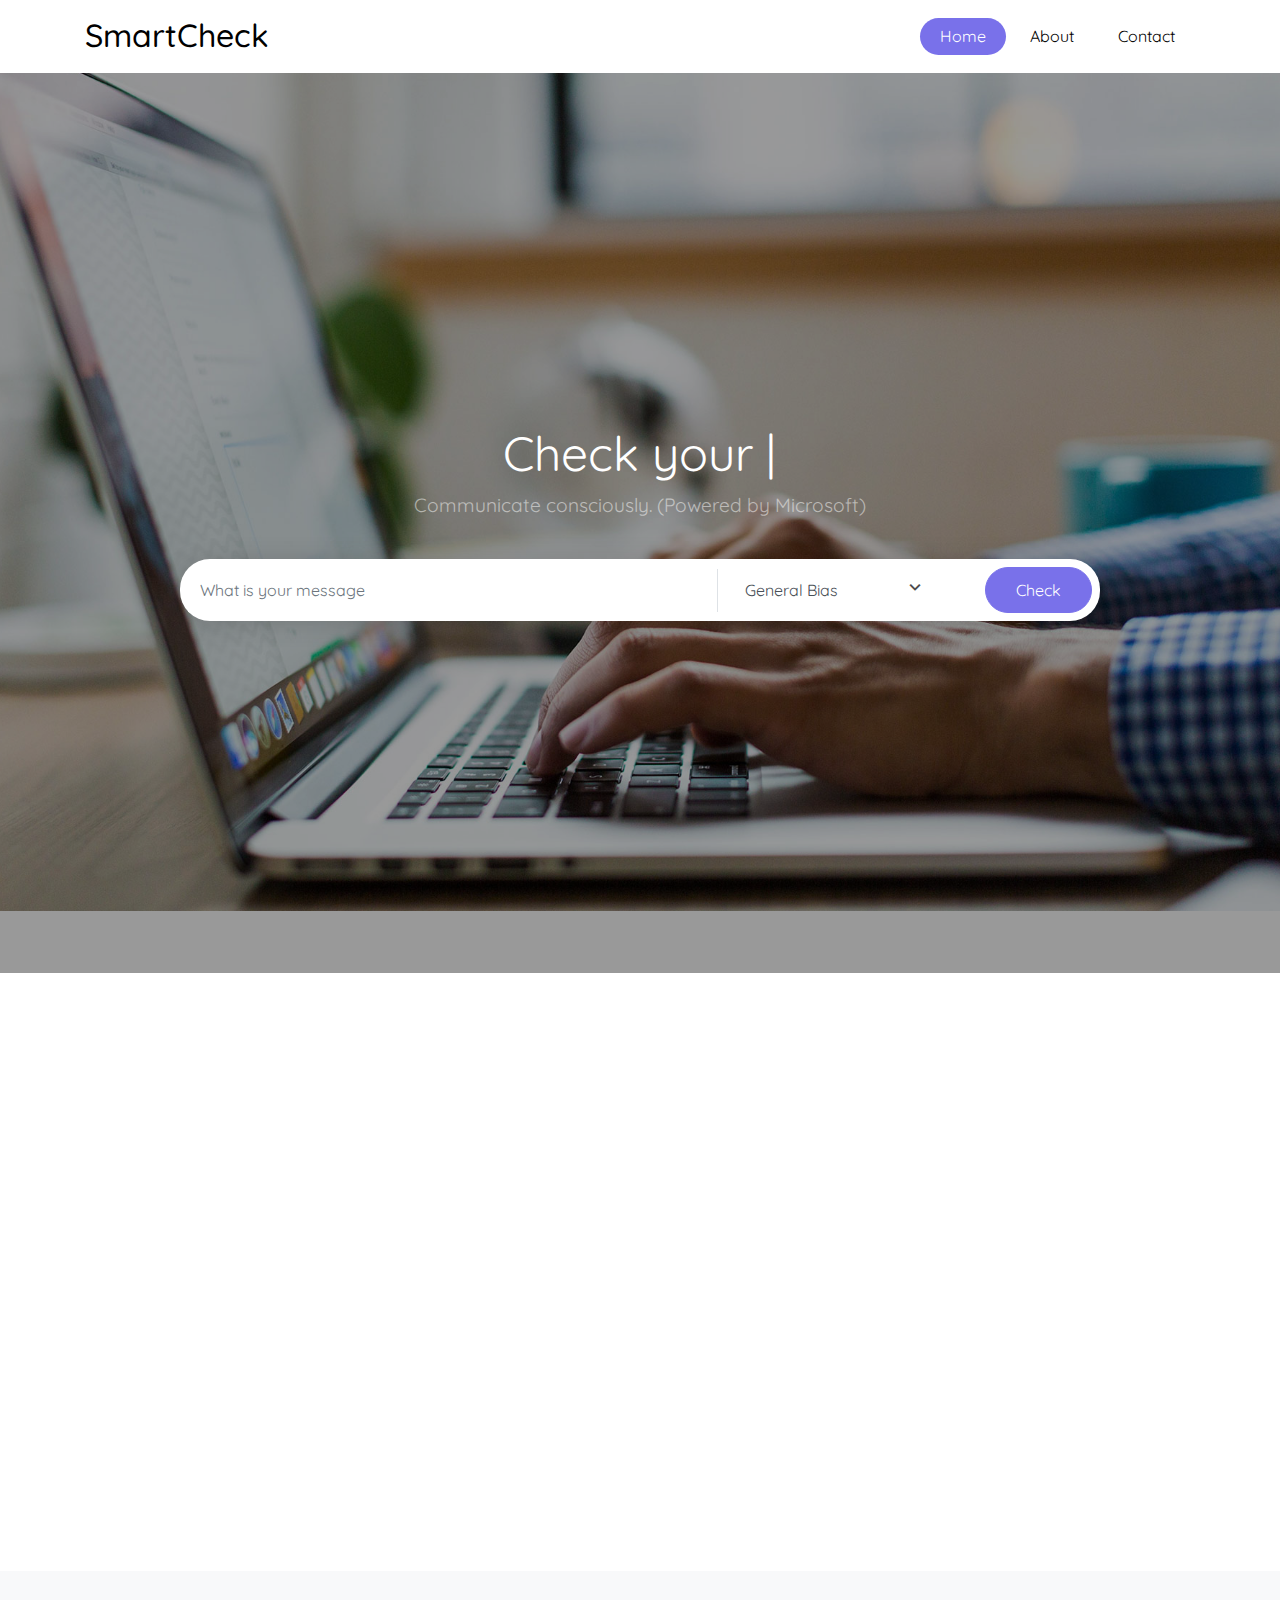
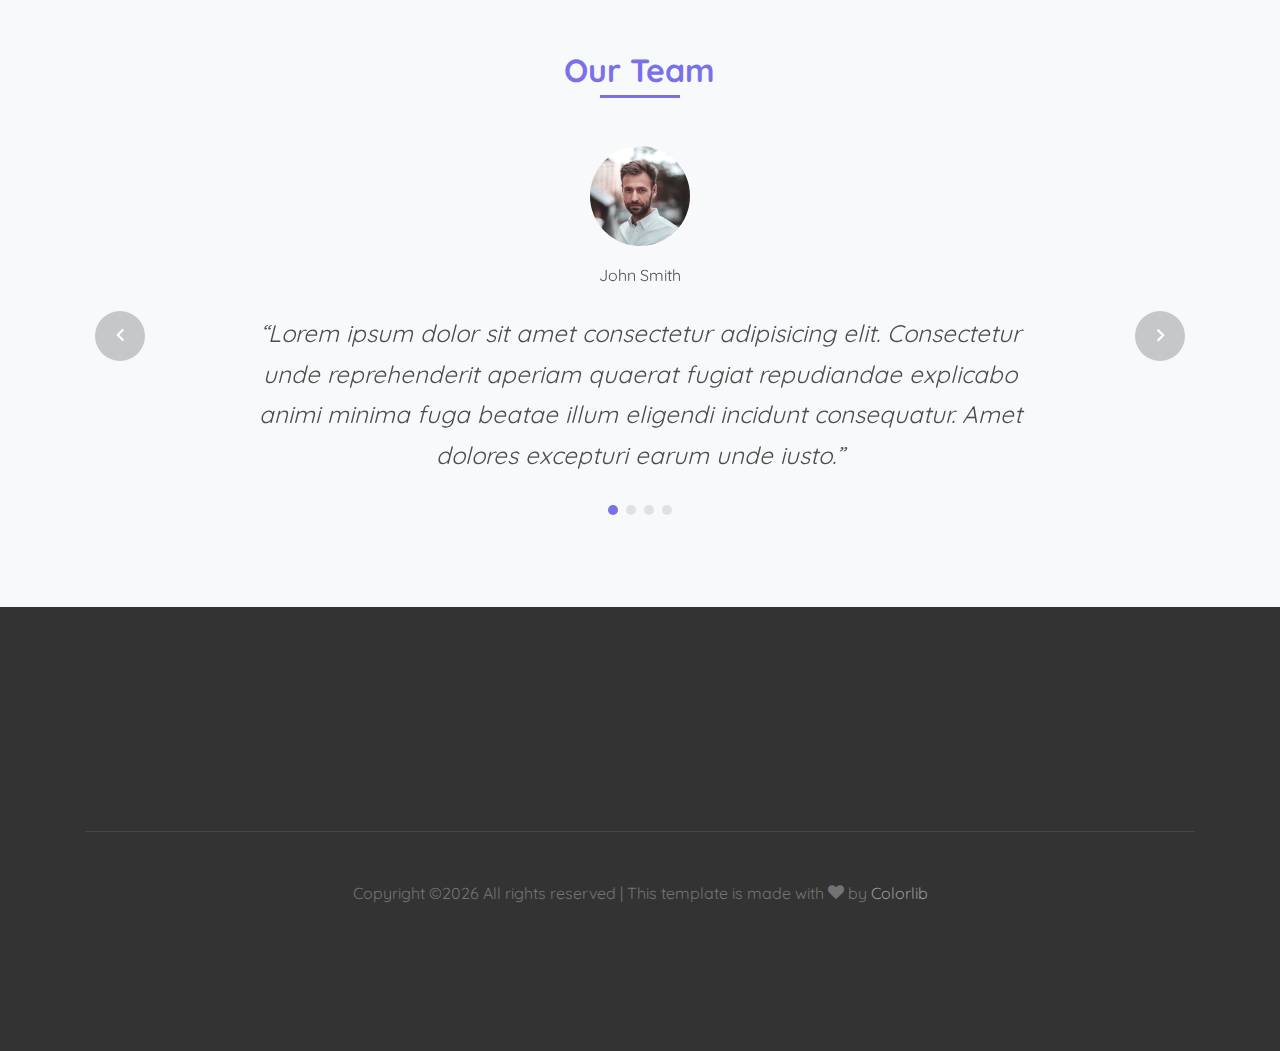
<file: Desktop/listed/index.html>
<!DOCTYPE html>
<html lang="en">
  <head>
    <title>SmartCheck</title>
    <meta charset="utf-8">
    <meta name="viewport" content="width=device-width, initial-scale=1, shrink-to-fit=no">

    <link href="https://fonts.googleapis.com/css?family=Quicksand:300,400,500,700" rel="stylesheet">
    <link rel="stylesheet" href="fonts/icomoon/style.css">

    <link rel="stylesheet" href="css/bootstrap.min.css">
    <link rel="stylesheet" href="css/magnific-popup.css">
    <link rel="stylesheet" href="css/jquery-ui.css">
    <link rel="stylesheet" href="css/owl.carousel.min.css">
    <link rel="stylesheet" href="css/owl.theme.default.min.css">

    <link rel="stylesheet" href="css/bootstrap-datepicker.css">

    <link rel="stylesheet" href="fonts/flaticon/font/flaticon.css">

    <link rel="stylesheet" href="css/aos.css">
    <link rel="stylesheet" href="css/rangeslider.css">

    <link rel="stylesheet" href="css/style.css">
    
  </head>
  <body>
  
  <div class="site-wrap">

    <div class="site-mobile-menu">
      <div class="site-mobile-menu-header">
        <div class="site-mobile-menu-close mt-3">
          <span class="icon-close2 js-menu-toggle"></span>
        </div>
      </div>
      <div class="site-mobile-menu-body"></div>
    </div>
    
    <header class="site-navbar py-2 bg-white" role="banner">

      <div class="container">
        <div class="row align-items-center">
          
          <div class="col-11 col-xl-2">
            <h1 class="mb-0 site-logo"><a href="index.html" class="text-black h2 mb-0">SmartCheck</a></h1>
          </div>
          <div class="col-12 col-md-10 d-none d-xl-block">
            <nav class="site-navigation position-relative text-right" role="navigation">
              <ul class="site-menu js-clone-nav mr-auto d-none d-lg-block">
                <li class="active"><a href="index.html"><span>Home</span></a></li>
                <li><a href="about.html"><span>About</span></a></li>
                <li><a href="contact.html"><span>Contact</span></a></li>
              </ul>
            </nav>
          </div>


          <div class="d-inline-block d-xl-none ml-md-0 mr-auto py-3" style="position: relative; top: 3px;"><a href="#" class="site-menu-toggle js-menu-toggle text-black"><span class="icon-menu h3"></span></a></div>

          </div>

        </div>
      </div>
      
    </header>

  

    <div class="site-blocks-cover overlay" style="background-image: url(images/hero_1.jpg);" data-aos="fade" data-stellar-background-ratio="0.5">
      <div class="container">
        <div class="row align-items-center justify-content-center text-center">

          <div class="col-md-10">
            
            
            <div class="row justify-content-center mb-4">
              <div class="col-md-8 text-center">
                <h1 data-aos="fade-up">Check your <span class="typed-words"></span></h1>
                <p data-aos="fade-up" data-aos-delay="100">Communicate consciously. (Powered by Microsoft)</p>
              </div>
            </div>

            <div class="form-search-wrap p-2" data-aos="fade-up" data-aos-delay="200">
              <form method="post">
                <div class="row align-items-center">
                  <div class="col-lg-12 col-xl-7 no-sm-border border-right">
                    <input type="text" class="form-control" placeholder="What is your message">
                  </div>
                  <div class="col-lg-12 col-xl-3">
                    <div class="select-wrap">
                      <span class="icon"><span class="icon-keyboard_arrow_down"></span></span>
                      <select class="form-control" name="" id="">
                        <option value="">General Bias</option>
                        <option value="">Gender Bias</option>
                        <option value="">Racial Bias</option>
                        <option value="">LGBTQ+ Bias</option>
                        <option value="">Agism Bias</option>
                      </select>
                    </div>
                  </div>
                  <div class="col-lg-12 col-xl-2 ml-auto text-right">
                    <input type="submit" class="btn btn-primary" value="Check">
                  </div>
                  
                </div>
              </form>
            </div>

          </div>
        </div>
      </div>
    </div>  


    
    <div class="site-section" data-aos="fade">
      <div class="container">
        <div class="row justify-content-center mb-5">
          <div class="col-md-7 text-center border-primary">
            <h2 class="font-weight-light text-primary">Resources</h2>
            <p class="color-black-opacity-5">Learn more about Unconscious Bias.</p>
          </div>
        </div>

        <div class="row">
          <div class="col-md-6 mb-4 mb-lg-0 col-lg-4">
            
            <div class="listing-item">
              <div class="listing-image">
                <img src="images/img_1.jpg" alt="Image" class="img-fluid">
              </div>
              <div class="listing-item-content">
                <a href="#" class="bookmark" data-toggle="tooltip" data-placement="left" title="Bookmark"><span class="icon-heart"></span></a>
                <a class="px-3 mb-3 category" href="#">Stores</a>
                <h2 class="mb-1"><a href="#">Sticky Band</a></h2>
                <span class="address">West Orange, New York</span>
              </div>
            </div>

          </div>
          <div class="col-md-6 mb-4 mb-lg-0 col-lg-4">
            
            <div class="listing-item">
              <div class="listing-image">
                <img src="images/img_2.jpg" alt="Image" class="img-fluid">
              </div>
              <div class="listing-item-content">
                <a href="#" class="bookmark"><span class="icon-heart"></span></a>
                <a class="px-3 mb-3 category" href="#">Restaurants</a>
                <h2 class="mb-1"><a href="#">Sticky Band</a></h2>
                <span class="address">West Orange, New York</span>
              </div>
            </div>

          </div>
          <div class="col-md-6 mb-4 mb-lg-0 col-lg-4">
            
            <div class="listing-item">
              <div class="listing-image">
                <img src="images/img_3.jpg" alt="Image" class="img-fluid">
              </div>
              <div class="listing-item-content">
                <a href="#" class="bookmark"><span class="icon-heart"></span></a>
                <a class="px-3 mb-3 category" href="#">Events</a>
                <h2 class="mb-1"><a href="#">Sticky Band</a></h2>
                <span class="address">West Orange, New York</span>
              </div>
            </div>

          </div>
        </div>
      </div>
    </div>
    
    <div class="site-section bg-light">
      <div class="container">

        <div class="row justify-content-center mb-5">
          <div class="col-md-7 text-center border-primary">
            <h2 class="font-weight-light text-primary">Our Team</h2>
          </div>
        </div>

        <div class="slide-one-item home-slider owl-carousel">
          <div>
            <div class="testimonial">
              <figure class="mb-4">
                <img src="images/person_3.jpg" alt="Image" class="img-fluid mb-3">
                <p>John Smith</p>
              </figure>
              <blockquote>
                <p>&ldquo;Lorem ipsum dolor sit amet consectetur adipisicing elit. Consectetur unde reprehenderit aperiam quaerat fugiat repudiandae explicabo animi minima fuga beatae illum eligendi incidunt consequatur. Amet dolores excepturi earum unde iusto.&rdquo;</p>
              </blockquote>
            </div>
          </div>
          <div>
            <div class="testimonial">
              <figure class="mb-4">
                <img src="images/person_2.jpg" alt="Image" class="img-fluid mb-3">
                <p>Christine Aguilar</p>
              </figure>
              <blockquote>
                <p>&ldquo;Lorem ipsum dolor sit amet consectetur adipisicing elit. Consectetur unde reprehenderit aperiam quaerat fugiat repudiandae explicabo animi minima fuga beatae illum eligendi incidunt consequatur. Amet dolores excepturi earum unde iusto.&rdquo;</p>
              </blockquote>
            </div>
          </div>

          <div>
            <div class="testimonial">
              <figure class="mb-4">
                <img src="images/person_4.jpg" alt="Image" class="img-fluid mb-3">
                <p>Robert Spears</p>
              </figure>
              <blockquote>
                <p>&ldquo;Lorem ipsum dolor sit amet consectetur adipisicing elit. Consectetur unde reprehenderit aperiam quaerat fugiat repudiandae explicabo animi minima fuga beatae illum eligendi incidunt consequatur. Amet dolores excepturi earum unde iusto.&rdquo;</p>
              </blockquote>
            </div>
          </div>

          <div>
            <div class="testimonial">
              <figure class="mb-4">
                <img src="images/person_5.jpg" alt="Image" class="img-fluid mb-3">
                <p>Bruce Rogers</p>
              </figure>
              <blockquote>
                <p>&ldquo;Lorem ipsum dolor sit amet consectetur adipisicing elit. Consectetur unde reprehenderit aperiam quaerat fugiat repudiandae explicabo animi minima fuga beatae illum eligendi incidunt consequatur. Amet dolores excepturi earum unde iusto.&rdquo;</p>
              </blockquote>
            </div>
          </div>

        </div>
      </div>
    </div>

    <footer class="site-footer">
      <div class="container">
        <div class="row pt-5 mt-5 text-center">
          <div class="col-md-12">
            <div class="border-top pt-5">
            <p>
            <!-- Link back to Colorlib can't be removed. Template is licensed under CC BY 3.0. -->
            Copyright &copy;<script>document.write(new Date().getFullYear());</script> All rights reserved | This template is made with <i class="icon-heart" aria-hidden="true"></i> by <a href="https://colorlib.com" target="_blank" >Colorlib</a>
            <!-- Link back to Colorlib can't be removed. Template is licensed under CC BY 3.0. -->
            </p>
            </div>
          </div>
        </div>
      </div>
    </footer>
  </div>

  <script src="js/jquery-3.3.1.min.js"></script>
  <script src="js/jquery-migrate-3.0.1.min.js"></script>
  <script src="js/jquery-ui.js"></script>
  <script src="js/popper.min.js"></script>
  <script src="js/bootstrap.min.js"></script>
  <script src="js/owl.carousel.min.js"></script>
  <script src="js/jquery.stellar.min.js"></script>
  <script src="js/jquery.countdown.min.js"></script>
  <script src="js/jquery.magnific-popup.min.js"></script>
  <script src="js/bootstrap-datepicker.min.js"></script>
  <script src="js/aos.js"></script>
  <script src="js/rangeslider.min.js"></script>
  

  <script src="js/typed.js"></script>
            <script>
            var typed = new Typed('.typed-words', {
            strings: ["racial bias", "gender bias", "agism bias", "sexuality bias"],
            typeSpeed: 80,
            backSpeed: 80,
            backDelay: 4000,
            startDelay: 1000,
            loop: true,
            showCursor: true
            });
            </script>

  <script src="js/main.js"></script>
    
  </body>
</html>
</file>
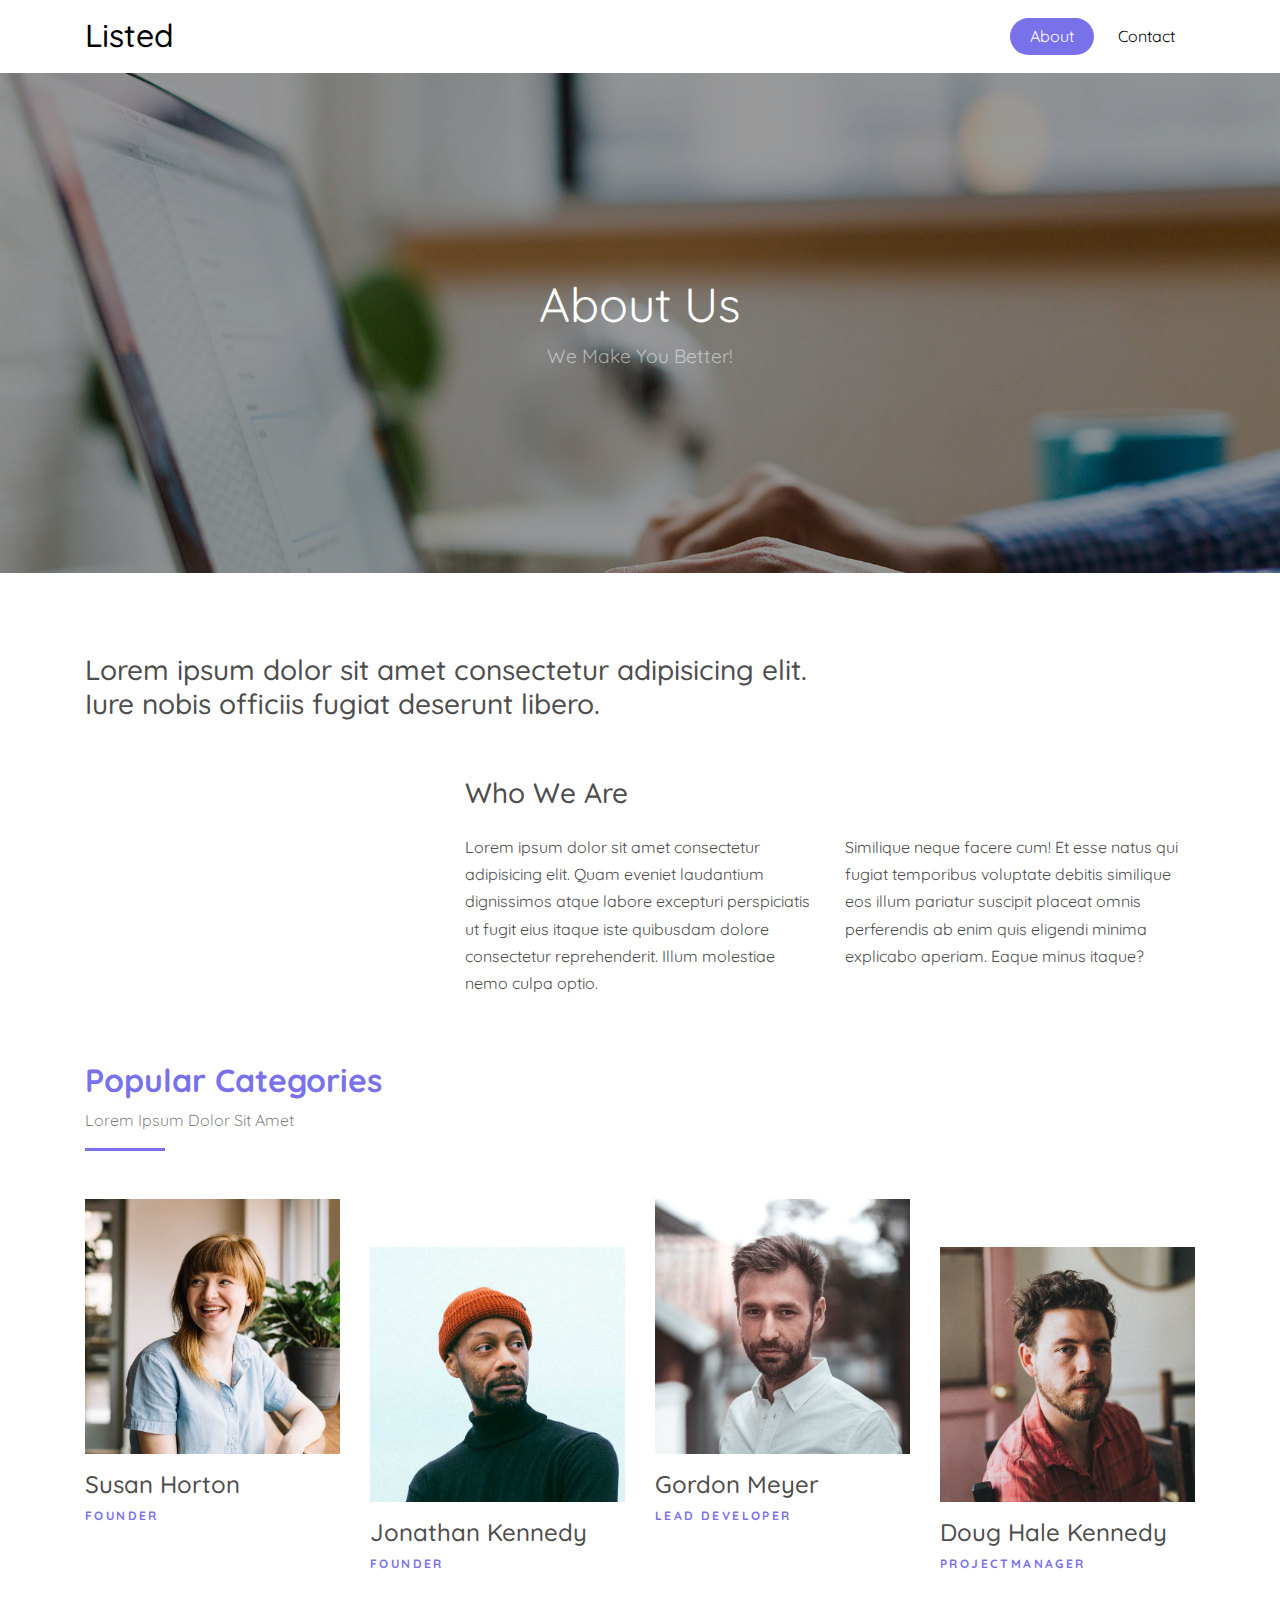
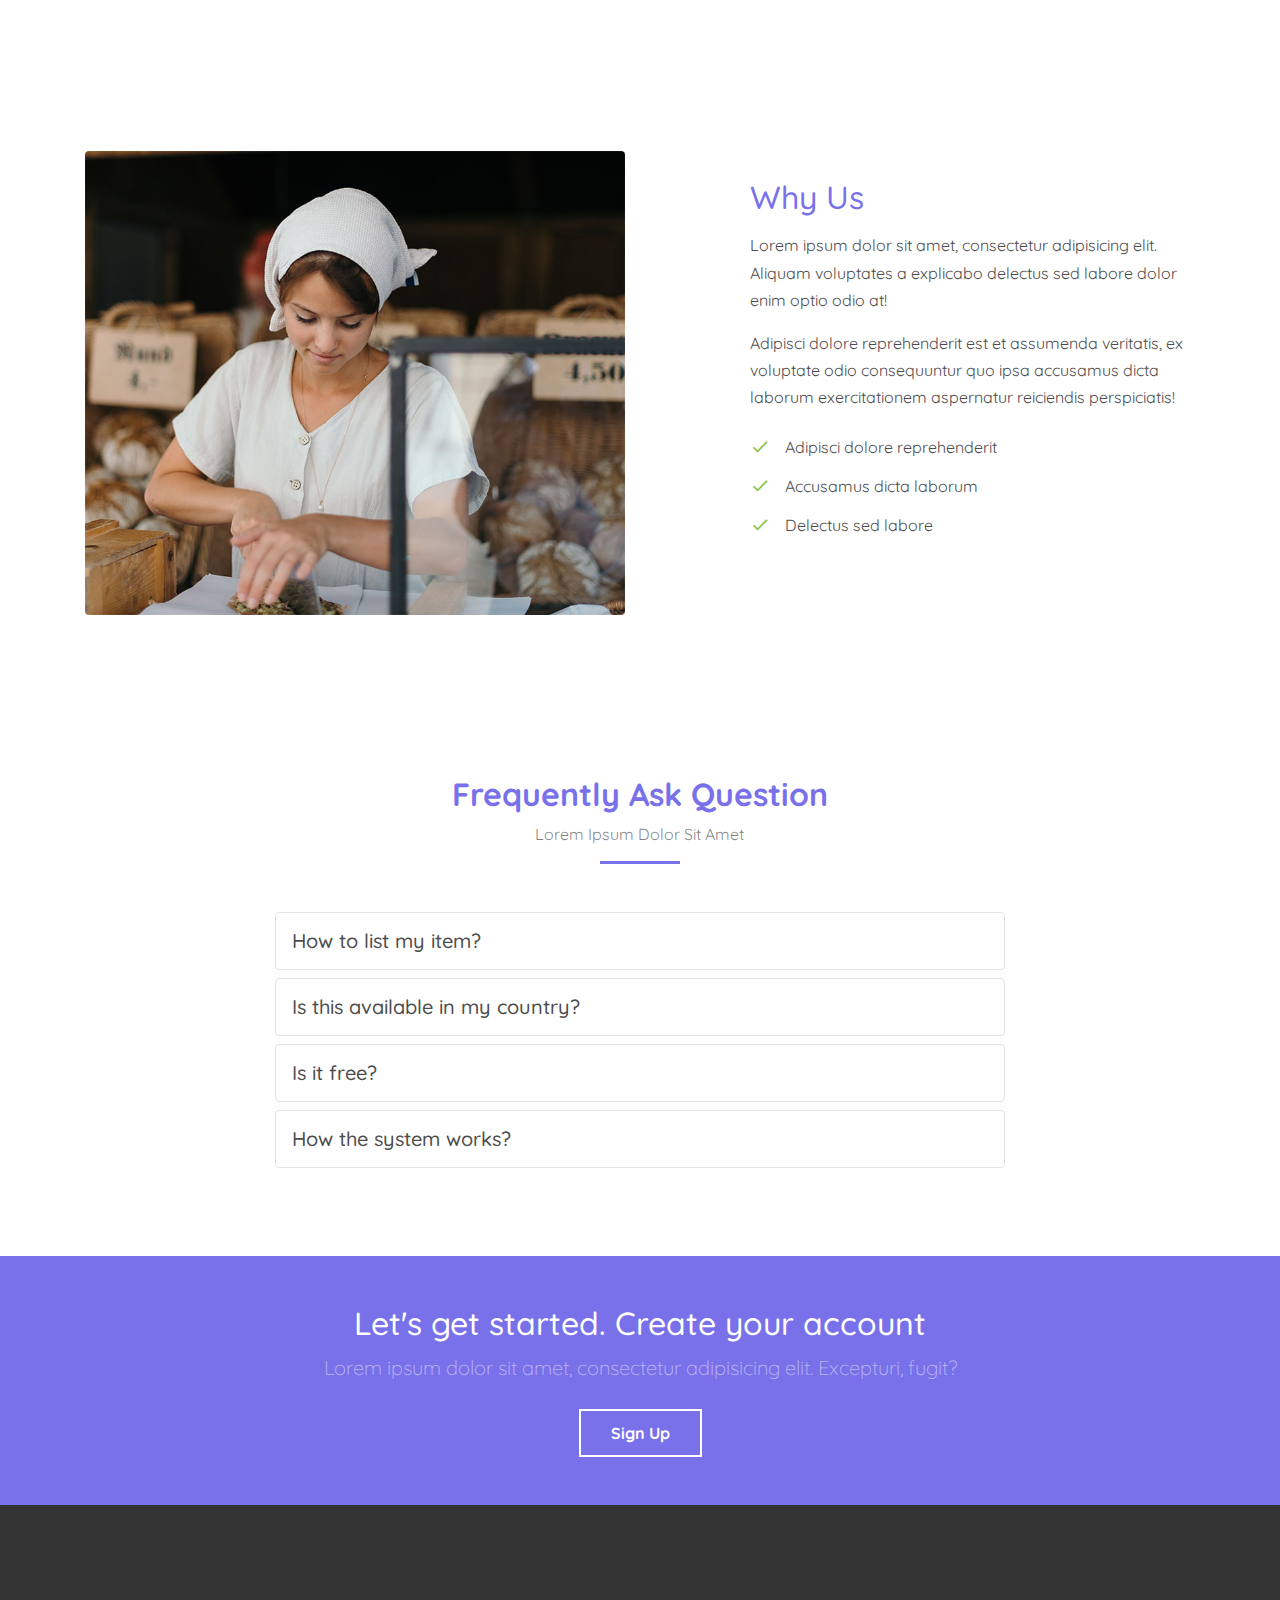
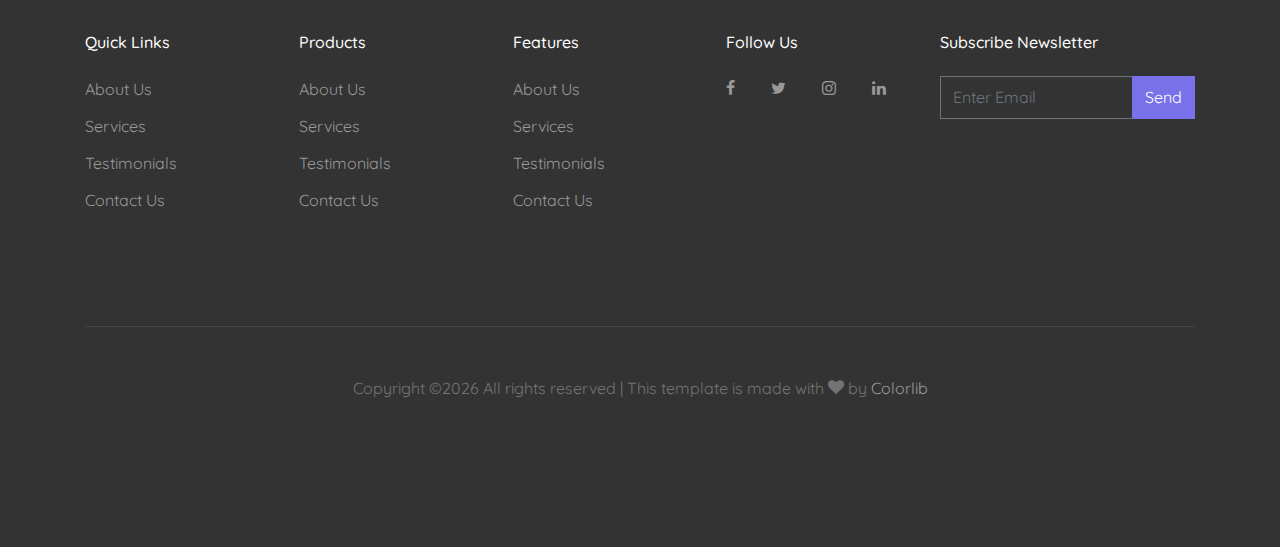
<file: Desktop/listed/about.html>
<!DOCTYPE html>
<html lang="en">
  <head>
    <title>Listed &mdash; Colorlib Website Template</title>
    <meta charset="utf-8">
    <meta name="viewport" content="width=device-width, initial-scale=1, shrink-to-fit=no">

    <link href="https://fonts.googleapis.com/css?family=Quicksand:300,400,500,700" rel="stylesheet">
    <link rel="stylesheet" href="fonts/icomoon/style.css">

    <link rel="stylesheet" href="css/bootstrap.min.css">
    <link rel="stylesheet" href="css/magnific-popup.css">
    <link rel="stylesheet" href="css/jquery-ui.css">
    <link rel="stylesheet" href="css/owl.carousel.min.css">
    <link rel="stylesheet" href="css/owl.theme.default.min.css">

    <link rel="stylesheet" href="css/bootstrap-datepicker.css">

    <link rel="stylesheet" href="fonts/flaticon/font/flaticon.css">

    <link rel="stylesheet" href="css/aos.css">
    <link rel="stylesheet" href="css/rangeslider.css">

    <link rel="stylesheet" href="css/style.css">
    
  </head>
  <body>
  
  <div class="site-wrap">

    <div class="site-mobile-menu">
      <div class="site-mobile-menu-header">
        <div class="site-mobile-menu-close mt-3">
          <span class="icon-close2 js-menu-toggle"></span>
        </div>
      </div>
      <div class="site-mobile-menu-body"></div>
    </div>
    
    <header class="site-navbar py-2 bg-white" role="banner">

      <div class="container">
        <div class="row align-items-center">
          
          <div class="col-11 col-xl-2">
            <h1 class="mb-0 site-logo"><a href="index.html" class="text-black h2 mb-0">Listed</a></h1>
          </div>
          <div class="col-12 col-md-10 d-none d-xl-block">
            <nav class="site-navigation position-relative text-right" role="navigation">

              <ul class="site-menu js-clone-nav mr-auto d-none d-lg-block">
                <li class = "active"><a href="about.html"><span>About</span></a></li>
                <li><a href="contact.html"><span>Contact</span></a></li>
              </ul>
            </nav>
          </div>


          <div class="d-inline-block d-xl-none ml-md-0 mr-auto py-3" style="position: relative; top: 3px;"><a href="#" class="site-menu-toggle js-menu-toggle text-black"><span class="icon-menu h3"></span></a></div>

          </div>

        </div>
      </div>
      
    </header>

  

    <div class="site-blocks-cover inner-page-cover overlay" style="background-image: url(images/hero_1.jpg);" data-aos="fade" data-stellar-background-ratio="0.5">
      <div class="container">
        <div class="row align-items-center justify-content-center text-center">

          <div class="col-md-10">
            
            
            <div class="row justify-content-center">
              <div class="col-md-8 text-center">
                <h1 data-aos="fade-up">About Us</h1>
                <p class="mb-0" data-aos="fade-up" data-aos-delay="100">We Make You Better!</p>
              </div>
            </div>

            
          </div>
        </div>
      </div>
    </div>  


    
    

    <div class="site-section "  data-aos="fade">
      <div class="container">
        <div class="row mb-5">
          <div class="col-md-8" >
            <h3>Lorem ipsum dolor sit amet consectetur adipisicing elit. Iure nobis officiis fugiat deserunt libero.</h3>
          </div>
        </div>
        <div class="row mb-3">
          <div class="col-md-4 mx-auto">
            <h3>Who We Are</h3>
          </div>
        </div>
        <div class="row mb-5">
          <div class="col-md-4 ml-auto">
            <p>Lorem ipsum dolor sit amet consectetur adipisicing elit. Quam eveniet laudantium dignissimos atque labore excepturi perspiciatis ut fugit eius itaque iste quibusdam dolore consectetur reprehenderit. Illum molestiae nemo culpa optio.</p>
          </div>
          <div class="col-md-4">
            <p>Similique neque facere cum! Et esse natus qui fugiat temporibus voluptate debitis similique eos illum pariatur suscipit placeat omnis perferendis ab enim quis eligendi minima explicabo aperiam. Eaque minus itaque?</p>
          </div>
        </div>

        <div class="row mb-5">
          <div class="col-md-4 text-left border-primary">
            <h2 class="font-weight-light text-primary">Popular Categories</h2>
            <p class="color-black-opacity-5">Lorem Ipsum Dolor Sit Amet</p>
          </div>
        </div>
        <div class="row">
          <div class="col-md-6 col-lg-3 mb-4 mb-lg-0">
            <img src="images/person_1.jpg" alt="Image" class="img-fluid mb-3">
            <h3 class="h4">Susan Horton</h3>
            <p class="caption text-primary">Founder</p>
          </div>
          <div class="col-md-6 col-lg-3 mb-4 mb-lg-0 mt-md-5">
            <img src="images/person_2.jpg" alt="Image" class="img-fluid mb-3">
            <h3 class="h4">Jonathan Kennedy</h3>
            <p class="caption text-primary">Founder</p>
          </div>
          <div class="col-md-6 col-lg-3 mb-4 mb-lg-0">
            <img src="images/person_3.jpg" alt="Image" class="img-fluid mb-3">
            <h3 class="h4">Gordon Meyer</h3>
            <p class="caption text-primary">Lead Developer</p>
          </div>
          <div class="col-md-6 col-lg-3 mb-4 mb-lg-0 mt-md-5">
            <img src="images/person_4.jpg" alt="Image" class="img-fluid mb-3">
            <h3 class="h4">Doug Hale Kennedy</h3>
            <p class="caption text-primary">ProjectManager</p>
          </div>
        </div>

      </div>
    </div>

    
    <div class="site-section">
      <div class="container">
        <div class="row align-items-center">
          <div class="col-md-6">
            <img src="images/img_1.jpg" alt="Image" class="img-fluid rounded">
          </div>
          <div class="col-md-5 ml-auto">
            <h2 class="text-primary mb-3">Why Us</h2>
            <p>Lorem ipsum dolor sit amet, consectetur adipisicing elit. Aliquam voluptates a explicabo delectus sed labore dolor enim optio odio at!</p>
            <p class="mb-4">Adipisci dolore reprehenderit est et assumenda veritatis, ex voluptate odio consequuntur quo ipsa accusamus dicta laborum exercitationem aspernatur reiciendis perspiciatis!</p>

            <ul class="ul-check list-unstyled success">
              <li>Adipisci dolore reprehenderit</li>
              <li>Accusamus dicta laborum</li>
              <li>Delectus sed labore</li>
            </ul>
          </div>
        </div>
      </div>
    </div>
    
    
    <div class="site-section">
      <div class="container">
        <div class="row justify-content-center mb-5">
          <div class="col-md-7 text-center border-primary">
            <h2 class="font-weight-light text-primary">Frequently Ask Question</h2>
            <p class="color-black-opacity-5">Lorem Ipsum Dolor Sit Amet</p>
          </div>
        </div>


        <div class="row justify-content-center">
          <div class="col-8">
            <div class="border p-3 rounded mb-2">
              <a data-toggle="collapse" href="#collapse-1" role="button" aria-expanded="false" aria-controls="collapse-1" class="accordion-item h5 d-block mb-0">How to list my item?</a>

              <div class="collapse" id="collapse-1">
                <div class="pt-2">
                  <p class="mb-0">Lorem ipsum dolor sit amet, consectetur adipisicing elit. Corrupti esse voluptates deleniti, ratione, suscipit quam cumque beatae, enim mollitia voluptatum velit excepturi possimus odio dolore molestiae officiis aspernatur provident praesentium.</p>
                </div>
              </div>
            </div>

            <div class="border p-3 rounded mb-2">
              <a data-toggle="collapse" href="#collapse-4" role="button" aria-expanded="false" aria-controls="collapse-4" class="accordion-item h5 d-block mb-0">Is this available in my country?</a>

              <div class="collapse" id="collapse-4">
                <div class="pt-2">
                  <p class="mb-0">Lorem ipsum dolor sit amet, consectetur adipisicing elit. Corrupti esse voluptates deleniti, ratione, suscipit quam cumque beatae, enim mollitia voluptatum velit excepturi possimus odio dolore molestiae officiis aspernatur provident praesentium.</p>
                </div>
              </div>
            </div>

            <div class="border p-3 rounded mb-2">
              <a data-toggle="collapse" href="#collapse-2" role="button" aria-expanded="false" aria-controls="collapse-2" class="accordion-item h5 d-block mb-0">Is it free?</a>

              <div class="collapse" id="collapse-2">
                <div class="pt-2">
                  <p class="mb-0">Lorem ipsum dolor sit amet, consectetur adipisicing elit. Corrupti esse voluptates deleniti, ratione, suscipit quam cumque beatae, enim mollitia voluptatum velit excepturi possimus odio dolore molestiae officiis aspernatur provident praesentium.</p>
                </div>
              </div>
            </div>

            <div class="border p-3 rounded mb-2">
              <a data-toggle="collapse" href="#collapse-3" role="button" aria-expanded="false" aria-controls="collapse-3" class="accordion-item h5 d-block mb-0">How the system works?</a>

              <div class="collapse" id="collapse-3">
                <div class="pt-2">
                  <p class="mb-0">Lorem ipsum dolor sit amet, consectetur adipisicing elit. Corrupti esse voluptates deleniti, ratione, suscipit quam cumque beatae, enim mollitia voluptatum velit excepturi possimus odio dolore molestiae officiis aspernatur provident praesentium.</p>
                </div>
              </div>
            </div>
          </div>
          
        </div>
        
      </div>
    </div>
    
    <div class="py-5 bg-primary">
      <div class="container">
        <div class="row text-center">
          <div class="col-md-12">
            <h2 class="mb-2 text-white">Let's get started. Create your account</h2>
            <p class="mb-4 lead text-white-opacity-05">Lorem ipsum dolor sit amet, consectetur adipisicing elit. Excepturi, fugit?</p>
            <p class="mb-0"><a href="booking.html" class="btn btn-outline-white text-white btn-md font-weight-bold">Sign Up</a></p>
          </div>
        </div>
      </div>
    </div>
    
    <footer class="site-footer">
      <div class="container">
        <div class="row">
          <div class="col-md-9">
            <div class="row">
              <div class="col-md-3">
                <h2 class="footer-heading mb-4">Quick Links</h2>
                <ul class="list-unstyled">
                  <li><a href="#">About Us</a></li>
                  <li><a href="#">Services</a></li>
                  <li><a href="#">Testimonials</a></li>
                  <li><a href="#">Contact Us</a></li>
                </ul>
              </div>
              <div class="col-md-3">
                <h2 class="footer-heading mb-4">Products</h2>
                <ul class="list-unstyled">
                  <li><a href="#">About Us</a></li>
                  <li><a href="#">Services</a></li>
                  <li><a href="#">Testimonials</a></li>
                  <li><a href="#">Contact Us</a></li>
                </ul>
              </div>
              <div class="col-md-3">
                <h2 class="footer-heading mb-4">Features</h2>
                <ul class="list-unstyled">
                  <li><a href="#">About Us</a></li>
                  <li><a href="#">Services</a></li>
                  <li><a href="#">Testimonials</a></li>
                  <li><a href="#">Contact Us</a></li>
                </ul>
              </div>
              <div class="col-md-3">
                <h2 class="footer-heading mb-4">Follow Us</h2>
                <a href="#" class="pl-0 pr-3"><span class="icon-facebook"></span></a>
                <a href="#" class="pl-3 pr-3"><span class="icon-twitter"></span></a>
                <a href="#" class="pl-3 pr-3"><span class="icon-instagram"></span></a>
                <a href="#" class="pl-3 pr-3"><span class="icon-linkedin"></span></a>
              </div>
            </div>
          </div>
          <div class="col-md-3">
            <h2 class="footer-heading mb-4">Subscribe Newsletter</h2>
            <form action="#" method="post">
              <div class="input-group mb-3">
                <input type="text" class="form-control border-secondary text-white bg-transparent" placeholder="Enter Email" aria-label="Enter Email" aria-describedby="button-addon2">
                <div class="input-group-append">
                  <button class="btn btn-primary text-white" type="button" id="button-addon2">Send</button>
                </div>
              </div>
            </form>
          </div>
        </div>
        <div class="row pt-5 mt-5 text-center">
          <div class="col-md-12">
            <div class="border-top pt-5">
            <p>
            <!-- Link back to Colorlib can't be removed. Template is licensed under CC BY 3.0. -->
            Copyright &copy;<script>document.write(new Date().getFullYear());</script> All rights reserved | This template is made with <i class="icon-heart" aria-hidden="true"></i> by <a href="https://colorlib.com" target="_blank" >Colorlib</a>
            <!-- Link back to Colorlib can't be removed. Template is licensed under CC BY 3.0. -->
            </p>
            </div>
          </div>
          
        </div>
      </div>
    </footer>
  </div>

  <script src="js/jquery-3.3.1.min.js"></script>
  <script src="js/jquery-migrate-3.0.1.min.js"></script>
  <script src="js/jquery-ui.js"></script>
  <script src="js/popper.min.js"></script>
  <script src="js/bootstrap.min.js"></script>
  <script src="js/owl.carousel.min.js"></script>
  <script src="js/jquery.stellar.min.js"></script>
  <script src="js/jquery.countdown.min.js"></script>
  <script src="js/jquery.magnific-popup.min.js"></script>
  <script src="js/bootstrap-datepicker.min.js"></script>
  <script src="js/aos.js"></script>
  <script src="js/rangeslider.min.js"></script>
  
  <script src="js/main.js"></script>
    
  </body>
</html>
</file>
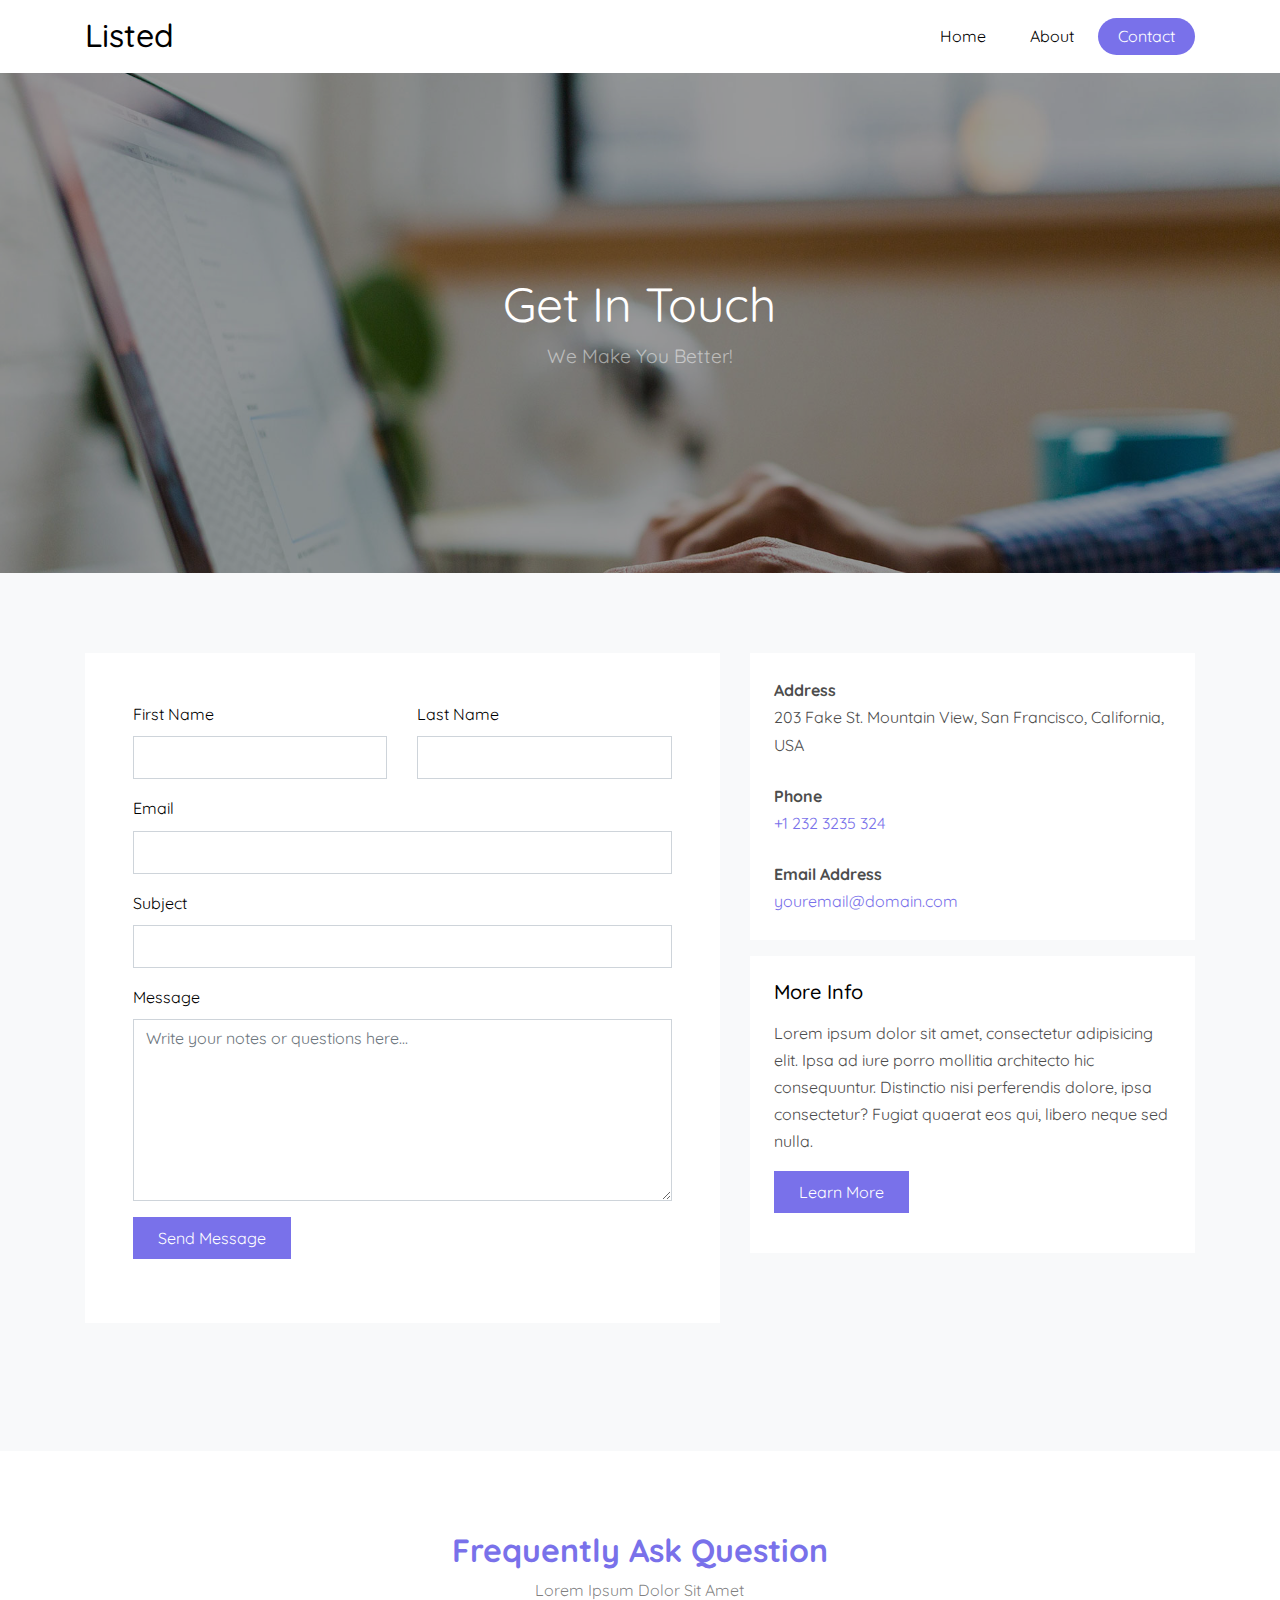
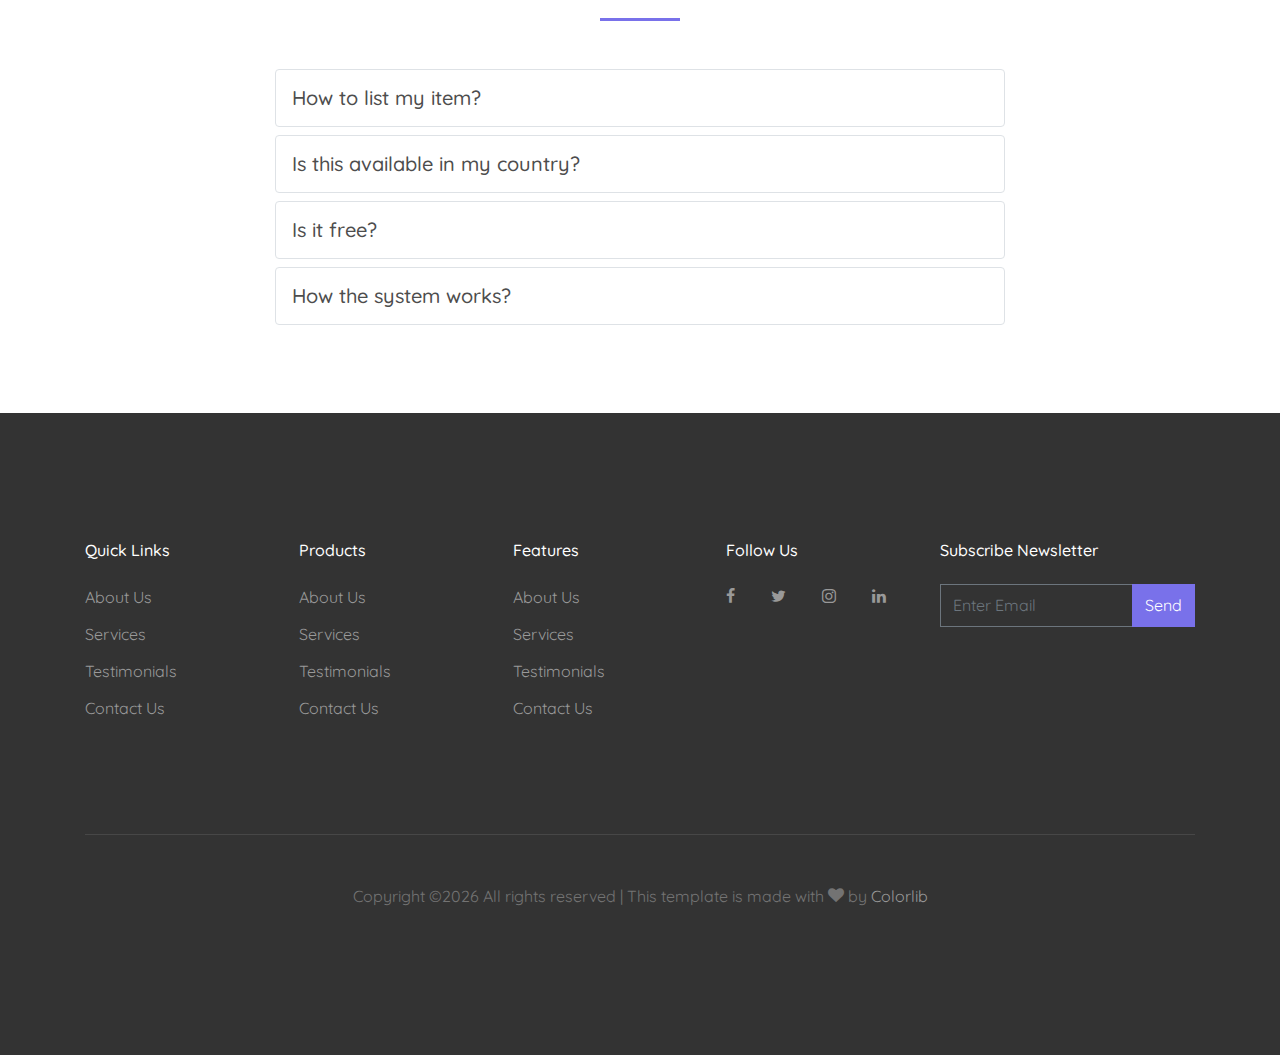
<file: Desktop/listed/contact.html>
<!DOCTYPE html>
<html lang="en">
  <head>
    <title>Listed &mdash; Colorlib Website Template</title>
    <meta charset="utf-8">
    <meta name="viewport" content="width=device-width, initial-scale=1, shrink-to-fit=no">

    <link href="https://fonts.googleapis.com/css?family=Quicksand:300,400,500,700" rel="stylesheet">
    <link rel="stylesheet" href="fonts/icomoon/style.css">

    <link rel="stylesheet" href="css/bootstrap.min.css">
    <link rel="stylesheet" href="css/magnific-popup.css">
    <link rel="stylesheet" href="css/jquery-ui.css">
    <link rel="stylesheet" href="css/owl.carousel.min.css">
    <link rel="stylesheet" href="css/owl.theme.default.min.css">

    <link rel="stylesheet" href="css/bootstrap-datepicker.css">

    <link rel="stylesheet" href="fonts/flaticon/font/flaticon.css">

    <link rel="stylesheet" href="css/aos.css">
    <link rel="stylesheet" href="css/rangeslider.css">

    <link rel="stylesheet" href="css/style.css">
    
  </head>
  <body>
  
  <div class="site-wrap">

    <div class="site-mobile-menu">
      <div class="site-mobile-menu-header">
        <div class="site-mobile-menu-close mt-3">
          <span class="icon-close2 js-menu-toggle"></span>
        </div>
      </div>
      <div class="site-mobile-menu-body"></div>
    </div>
    
    <header class="site-navbar py-2 bg-white" role="banner">

      <div class="container">
        <div class="row align-items-center">
          
          <div class="col-11 col-xl-2">
            <h1 class="mb-0 site-logo"><a href="index.html" class="text-black h2 mb-0">Listed</a></h1>
          </div>
          <div class="col-12 col-md-10 d-none d-xl-block">
            <nav class="site-navigation position-relative text-right" role="navigation">

              <ul class="site-menu js-clone-nav mr-auto d-none d-lg-block">
                <li><a href="index.html"><span>Home</span></a></li>
                <li><a href="about.html"><span>About</span></a></li>
                <li class = "active"><a href="contact.html"><span>Contact</span></a></li>
              </ul>
            </nav>
          </div>


          <div class="d-inline-block d-xl-none ml-md-0 mr-auto py-3" style="position: relative; top: 3px;"><a href="#" class="site-menu-toggle js-menu-toggle text-black"><span class="icon-menu h3"></span></a></div>

          </div>

        </div>
      </div>
      
    </header>

  

    <div class="site-blocks-cover inner-page-cover overlay" style="background-image: url(images/hero_1.jpg);" data-aos="fade" data-stellar-background-ratio="0.5">
      <div class="container">
        <div class="row align-items-center justify-content-center text-center">

          <div class="col-md-10">
            
            
            <div class="row justify-content-center">
              <div class="col-md-8 text-center">
                <h1 data-aos="fade-up">Get In Touch</h1>
                <p class="mb-0" data-aos="fade-up" data-aos-delay="100">We Make You Better!</p>
              </div>
            </div>

            
          </div>
        </div>
      </div>
    </div>  


    <div class="site-section bg-light">
      <div class="container">
        <div class="row">
          <div class="col-md-7 mb-5"  data-aos="fade">

            

            <form action="#" class="p-5 bg-white">
             

              <div class="row form-group">
                <div class="col-md-6 mb-3 mb-md-0">
                  <label class="text-black" for="fname">First Name</label>
                  <input type="text" id="fname" class="form-control">
                </div>
                <div class="col-md-6">
                  <label class="text-black" for="lname">Last Name</label>
                  <input type="text" id="lname" class="form-control">
                </div>
              </div>

              <div class="row form-group">
                
                <div class="col-md-12">
                  <label class="text-black" for="email">Email</label> 
                  <input type="email" id="email" class="form-control">
                </div>
              </div>

              <div class="row form-group">
                
                <div class="col-md-12">
                  <label class="text-black" for="subject">Subject</label> 
                  <input type="subject" id="subject" class="form-control">
                </div>
              </div>

              <div class="row form-group">
                <div class="col-md-12">
                  <label class="text-black" for="message">Message</label> 
                  <textarea name="message" id="message" cols="30" rows="7" class="form-control" placeholder="Write your notes or questions here..."></textarea>
                </div>
              </div>

              <div class="row form-group">
                <div class="col-md-12">
                  <input type="submit" value="Send Message" class="btn btn-primary py-2 px-4 text-white">
                </div>
              </div>

  
            </form>
          </div>
          <div class="col-md-5"  data-aos="fade" data-aos-delay="100">
            
            <div class="p-4 mb-3 bg-white">
              <p class="mb-0 font-weight-bold">Address</p>
              <p class="mb-4">203 Fake St. Mountain View, San Francisco, California, USA</p>

              <p class="mb-0 font-weight-bold">Phone</p>
              <p class="mb-4"><a href="#">+1 232 3235 324</a></p>

              <p class="mb-0 font-weight-bold">Email Address</p>
              <p class="mb-0"><a href="#">youremail@domain.com</a></p>

            </div>
            
            <div class="p-4 mb-3 bg-white">
              <h3 class="h5 text-black mb-3">More Info</h3>
              <p>Lorem ipsum dolor sit amet, consectetur adipisicing elit. Ipsa ad iure porro mollitia architecto hic consequuntur. Distinctio nisi perferendis dolore, ipsa consectetur? Fugiat quaerat eos qui, libero neque sed nulla.</p>
              <p><a href="#" class="btn btn-primary px-4 py-2 text-white">Learn More</a></p>
            </div>

          </div>
        </div>
      </div>
    </div>

    <div class="site-section">
      <div class="container">
        <div class="row justify-content-center mb-5">
          <div class="col-md-7 text-center border-primary">
            <h2 class="font-weight-light text-primary">Frequently Ask Question</h2>
            <p class="color-black-opacity-5">Lorem Ipsum Dolor Sit Amet</p>
          </div>
        </div>


        <div class="row justify-content-center">
          <div class="col-8">
            <div class="border p-3 rounded mb-2">
              <a data-toggle="collapse" href="#collapse-1" role="button" aria-expanded="false" aria-controls="collapse-1" class="accordion-item h5 d-block mb-0">How to list my item?</a>

              <div class="collapse" id="collapse-1">
                <div class="pt-2">
                  <p class="mb-0">Lorem ipsum dolor sit amet, consectetur adipisicing elit. Corrupti esse voluptates deleniti, ratione, suscipit quam cumque beatae, enim mollitia voluptatum velit excepturi possimus odio dolore molestiae officiis aspernatur provident praesentium.</p>
                </div>
              </div>
            </div>

            <div class="border p-3 rounded mb-2">
              <a data-toggle="collapse" href="#collapse-4" role="button" aria-expanded="false" aria-controls="collapse-4" class="accordion-item h5 d-block mb-0">Is this available in my country?</a>

              <div class="collapse" id="collapse-4">
                <div class="pt-2">
                  <p class="mb-0">Lorem ipsum dolor sit amet, consectetur adipisicing elit. Corrupti esse voluptates deleniti, ratione, suscipit quam cumque beatae, enim mollitia voluptatum velit excepturi possimus odio dolore molestiae officiis aspernatur provident praesentium.</p>
                </div>
              </div>
            </div>

            <div class="border p-3 rounded mb-2">
              <a data-toggle="collapse" href="#collapse-2" role="button" aria-expanded="false" aria-controls="collapse-2" class="accordion-item h5 d-block mb-0">Is it free?</a>

              <div class="collapse" id="collapse-2">
                <div class="pt-2">
                  <p class="mb-0">Lorem ipsum dolor sit amet, consectetur adipisicing elit. Corrupti esse voluptates deleniti, ratione, suscipit quam cumque beatae, enim mollitia voluptatum velit excepturi possimus odio dolore molestiae officiis aspernatur provident praesentium.</p>
                </div>
              </div>
            </div>

            <div class="border p-3 rounded mb-2">
              <a data-toggle="collapse" href="#collapse-3" role="button" aria-expanded="false" aria-controls="collapse-3" class="accordion-item h5 d-block mb-0">How the system works?</a>

              <div class="collapse" id="collapse-3">
                <div class="pt-2">
                  <p class="mb-0">Lorem ipsum dolor sit amet, consectetur adipisicing elit. Corrupti esse voluptates deleniti, ratione, suscipit quam cumque beatae, enim mollitia voluptatum velit excepturi possimus odio dolore molestiae officiis aspernatur provident praesentium.</p>
                </div>
              </div>
            </div>
          </div>
          
        </div>
        
      </div>
    </div>
    
    <footer class="site-footer">
      <div class="container">
        <div class="row">
          <div class="col-md-9">
            <div class="row">
              <div class="col-md-3">
                <h2 class="footer-heading mb-4">Quick Links</h2>
                <ul class="list-unstyled">
                  <li><a href="#">About Us</a></li>
                  <li><a href="#">Services</a></li>
                  <li><a href="#">Testimonials</a></li>
                  <li><a href="#">Contact Us</a></li>
                </ul>
              </div>
              <div class="col-md-3">
                <h2 class="footer-heading mb-4">Products</h2>
                <ul class="list-unstyled">
                  <li><a href="#">About Us</a></li>
                  <li><a href="#">Services</a></li>
                  <li><a href="#">Testimonials</a></li>
                  <li><a href="#">Contact Us</a></li>
                </ul>
              </div>
              <div class="col-md-3">
                <h2 class="footer-heading mb-4">Features</h2>
                <ul class="list-unstyled">
                  <li><a href="#">About Us</a></li>
                  <li><a href="#">Services</a></li>
                  <li><a href="#">Testimonials</a></li>
                  <li><a href="#">Contact Us</a></li>
                </ul>
              </div>
              <div class="col-md-3">
                <h2 class="footer-heading mb-4">Follow Us</h2>
                <a href="#" class="pl-0 pr-3"><span class="icon-facebook"></span></a>
                <a href="#" class="pl-3 pr-3"><span class="icon-twitter"></span></a>
                <a href="#" class="pl-3 pr-3"><span class="icon-instagram"></span></a>
                <a href="#" class="pl-3 pr-3"><span class="icon-linkedin"></span></a>
              </div>
            </div>
          </div>
          <div class="col-md-3">
            <h2 class="footer-heading mb-4">Subscribe Newsletter</h2>
            <form action="#" method="post">
              <div class="input-group mb-3">
                <input type="text" class="form-control border-secondary text-white bg-transparent" placeholder="Enter Email" aria-label="Enter Email" aria-describedby="button-addon2">
                <div class="input-group-append">
                  <button class="btn btn-primary text-white" type="button" id="button-addon2">Send</button>
                </div>
              </div>
            </form>
          </div>
        </div>
        <div class="row pt-5 mt-5 text-center">
          <div class="col-md-12">
            <div class="border-top pt-5">
            <p>
            <!-- Link back to Colorlib can't be removed. Template is licensed under CC BY 3.0. -->
            Copyright &copy;<script>document.write(new Date().getFullYear());</script> All rights reserved | This template is made with <i class="icon-heart" aria-hidden="true"></i> by <a href="https://colorlib.com" target="_blank" >Colorlib</a>
            <!-- Link back to Colorlib can't be removed. Template is licensed under CC BY 3.0. -->
            </p>
            </div>
          </div>
          
        </div>
      </div>
    </footer>
  </div>

  <script src="js/jquery-3.3.1.min.js"></script>
  <script src="js/jquery-migrate-3.0.1.min.js"></script>
  <script src="js/jquery-ui.js"></script>
  <script src="js/popper.min.js"></script>
  <script src="js/bootstrap.min.js"></script>
  <script src="js/owl.carousel.min.js"></script>
  <script src="js/jquery.stellar.min.js"></script>
  <script src="js/jquery.countdown.min.js"></script>
  <script src="js/jquery.magnific-popup.min.js"></script>
  <script src="js/bootstrap-datepicker.min.js"></script>
  <script src="js/aos.js"></script>
  <script src="js/rangeslider.min.js"></script>
  
  <script src="js/main.js"></script>
    
  </body>
</html>
</file>
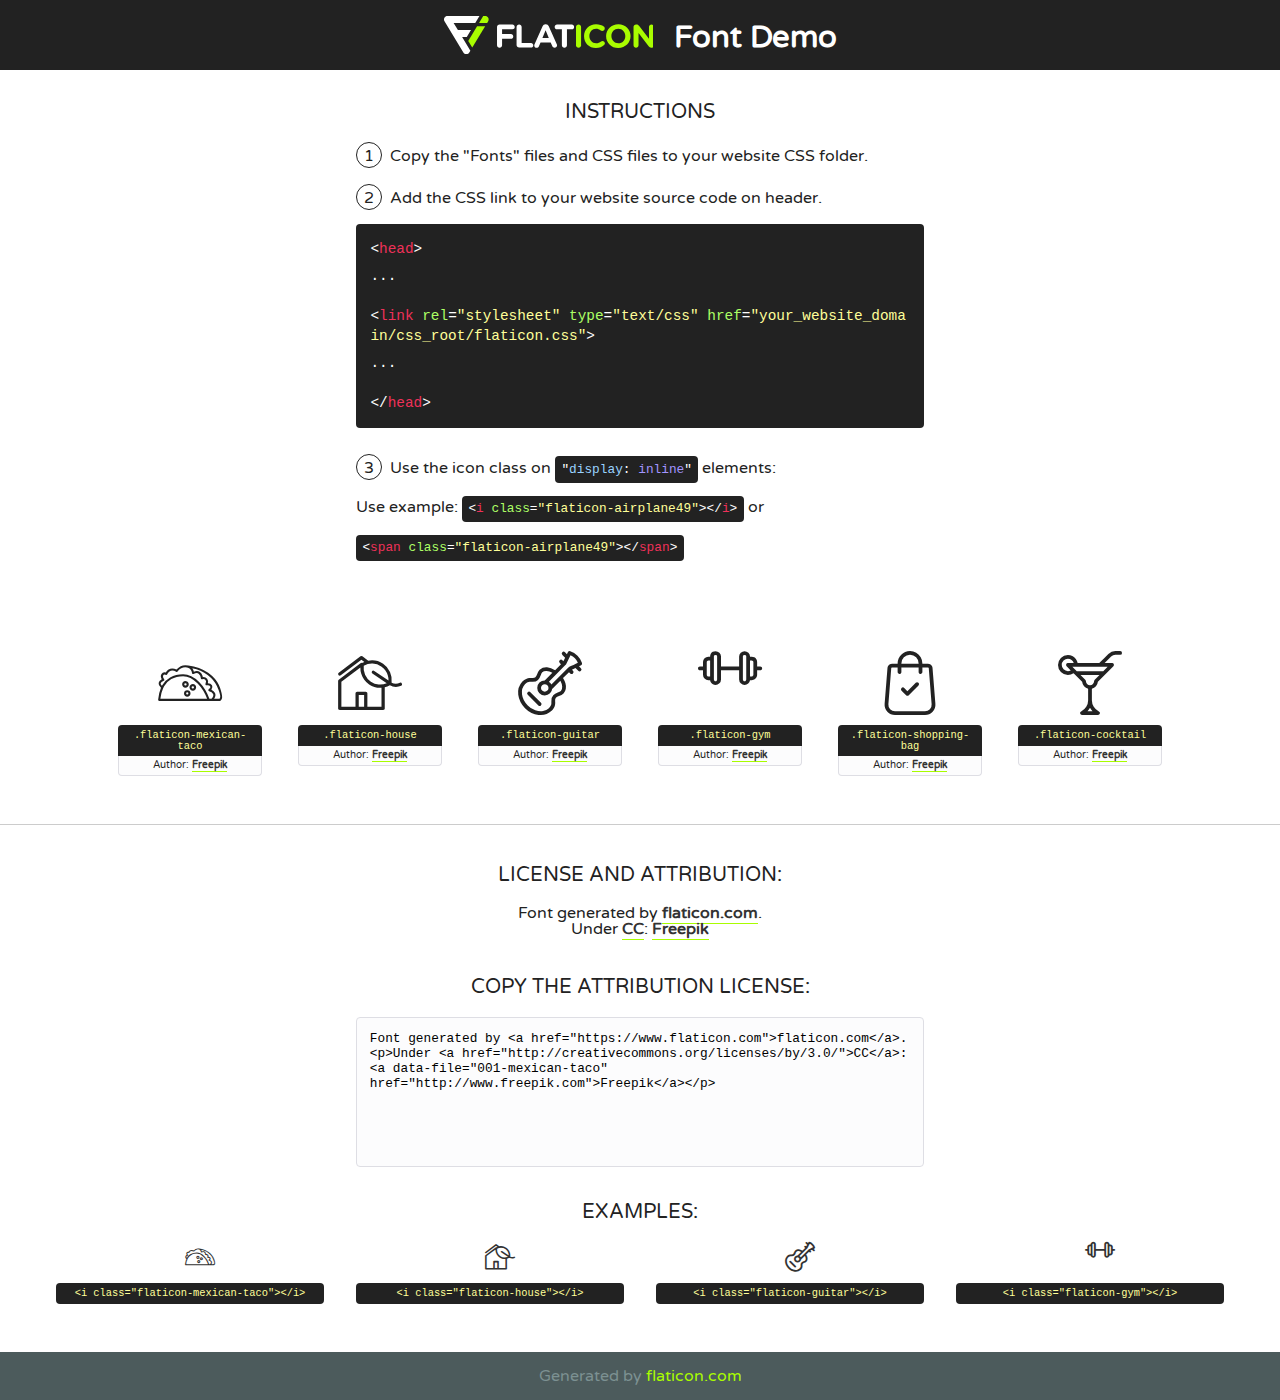
<file: Desktop/listed/fonts/flaticon/font/flaticon.html>
<!DOCTYPE html>
<!--
  Flaticon icon font: Flaticon
  Creation date: 11/02/2019 11:47
-->
<html>
<!DOCTYPE html>
<html>

<head>
    <title>Flaticon WebFont</title>
    <link href="http://fonts.googleapis.com/css?family=Varela+Round" rel="stylesheet" type="text/css" />
    <link rel="stylesheet" type="text/css" href="flaticon.css">
    <meta charset="UTF-8">
    <style>
    html, body, div, span, applet, object, iframe,
    h1, h2, h3, h4, h5, h6, p, blockquote, pre,
    a, abbr, acronym, address, big, cite, code,
    del, dfn, em, img, ins, kbd, q, s, samp,
    small, strike, strong, sub, sup, tt, var,
    b, u, i, center,
    dl, dt, dd, ol, ul, li,
    fieldset, form, label, legend,
    table, caption, tbody, tfoot, thead, tr, th, td,
    article, aside, canvas, details, embed, 
    figure, figcaption, footer, header, hgroup, 
    menu, nav, output, ruby, section, summary,
    time, mark, audio, video {
        margin: 0;
        padding: 0;
        border: 0;
        font-size: 100%;
        font: inherit;
        vertical-align: baseline;
    }
    /* HTML5 display-role reset for older browsers */
    article, aside, details, figcaption, figure, 
    footer, header, hgroup, menu, nav, section {
        display: block;
    }
    body {
        line-height: 1;
    }
    ol, ul {
        list-style: none;
    }
    blockquote, q {
        quotes: none;
    }
    blockquote:before, blockquote:after,
    q:before, q:after {
        content: '';
        content: none;
    }
    table {
        border-collapse: collapse;
        border-spacing: 0;
    }
    body {
        font-family: 'Varela Round', Helvetica, Arial, sans-serif;
        font-size: 16px;
        color: #222;
    }
    a {
        color: #333;
        border-bottom: 1px solid #a9fd00;
        font-weight: bold;
        text-decoration: none;
    }
    * {
        -moz-box-sizing: border-box;
        -webkit-box-sizing: border-box;
        box-sizing: border-box;
        margin: 0;
        padding: 0;
    }
    [class^="flaticon-"]:before, [class*=" flaticon-"]:before, [class^="flaticon-"]:after, [class*=" flaticon-"]:after {
        font-family: Flaticon;
        font-size: 30px;
        font-style: normal;
        margin-left: 20px;
        color: #333;
    }
    .wrapper {
        max-width: 600px;
        margin: auto;
        padding: 0 1em;
    }
    .title {
        font-size: 1.25em;
        text-align: center;
        margin-bottom: 1em;
        text-transform: uppercase;
    }
    header {
        text-align: center;
        background-color: #222;
        color: #fff;
        padding: 1em;
    }
    header .logo {
        width: 210px;
        height: 38px;
        display: inline-block;
        vertical-align: middle;
        margin-right: 1em;
        border: none;
    }
    header strong {
        font-size: 1.95em;
        font-weight: bold;
        vertical-align: middle;
        margin-top: 5px;
        display: inline-block;
    }
    .demo {
        margin: 2em auto;
        line-height: 1.25em;
    }
    .demo ul li {
        margin-bottom: 1em;
    }
    .demo ul li .num {
        color: #222;
        border-radius: 20px;
        display: inline-block;
        width: 26px;
        padding: 3px;
        height: 26px;
        text-align: center;
        margin-right: 0.5em;
        border: 1px solid #222;
    }
    .demo ul li code {
        background-color: #222;
        border-radius: 4px;
        padding: 0.25em 0.5em;
        display: inline-block;
        color: #fff;
        font-family: Consolas,Monaco,Lucida Console,Liberation Mono,DejaVu Sans Mono,Bitstream Vera Sans Mono,Courier New, monospace;
        font-weight: lighter;
        margin-top: 1em;
        font-size: 0.8em;
        word-break: break-all;
    }
    .demo ul li code.big {
        padding: 1em;
        font-size: 0.9em;
    }
    .demo ul li code .red {
        color: #EF3159;
    }
    .demo ul li code .green {
        color: #ACFF65;
    }
    .demo ul li code .yellow {
        color: #FFFF99;
    }
    .demo ul li code .blue {
        color: #99D3FF;
    }
    .demo ul li code .purple {
        color: #A295FF;
    }
    .demo ul li code .dots {
        margin-top: 0.5em;
        display: block;
    }
    #glyphs {
        border-bottom: 1px solid #ccc;
        padding: 2em 0;
        text-align: center;
    }
    .glyph {
        display: inline-block;
        width: 9em;
        margin: 1em;
        text-align: center;
        vertical-align: top;
        background: #FFF;
    }
    .glyph .glyph-icon {
        padding: 10px;
        display: block;
        font-family:"Flaticon";
        font-size: 64px;
        line-height: 1;
    }
    .glyph .glyph-icon:before {
        font-size: 64px;
        color: #222;
        margin-left: 0;
    }
    .class-name {
        font-size: 0.65em;
        background-color: #222;
        color: #fff;
        border-radius: 4px 4px 0 0;
        padding: 0.5em;
        color: #FFFF99;
        font-family: Consolas,Monaco,Lucida Console,Liberation Mono,DejaVu Sans Mono,Bitstream Vera Sans Mono,Courier New, monospace;
    }
    .author-name {
        font-size: 0.6em;
        background-color: #fcfcfd;
        border: 1px solid #DEDEE4;
        border-top: 0;
        border-radius: 0 0 4px 4px;
        padding: 0.5em;
    }
    .class-name:last-child {
        font-size: 10px;
        color:#888;
    }
    .class-name:last-child a {
        font-size: 10px;
        color:#555;
    }
    .class-name:last-child a:hover {
        color:#a9fd00;
    }
    .glyph > input {
        display: block;
        width: 100px;
        margin: 5px auto;
        text-align: center;
        font-size: 12px;
        cursor: text;
    }
    .glyph > input.icon-input {
        font-family:"Flaticon";
        font-size: 16px;
        margin-bottom: 10px;
    }
    .attribution .title {
        margin-top: 2em;
    }
    .attribution textarea {
        background-color: #fcfcfd;
        padding: 1em;
        border: none;
        box-shadow: none;
        border: 1px solid #DEDEE4;
        border-radius: 4px;
        resize: none;
        width: 100%;
        height: 150px;
        font-size: 0.8em;
        font-family: Consolas,Monaco,Lucida Console,Liberation Mono,DejaVu Sans Mono,Bitstream Vera Sans Mono,Courier New, monospace;
        -webkit-appearance: none;
    }
    .iconsuse {
        margin: 2em auto;
        text-align: center;
        max-width: 1200px;
    }
    .iconsuse:after {
        content: '';
        display: table;
        clear: both;
    }
    .iconsuse .image {
        float: left;
        width: 25%;
        padding: 0 1em;
    }
    .iconsuse .image p {
        margin-bottom: 1em;
    }
    .iconsuse .image span {
        display: block;
        font-size: 0.65em;
        background-color: #222;
        color: #fff;
        border-radius: 4px;
        padding: 0.5em;
        color: #FFFF99;
        margin-top: 1em;
        font-family: Consolas,Monaco,Lucida Console,Liberation Mono,DejaVu Sans Mono,Bitstream Vera Sans Mono,Courier New, monospace;
    }
    #footer {
        text-align: center;
        background-color: #4C5B5C;
        color: #7c9192;
        padding: 1em;
    }
    #footer a {
        border: none;
        color: #a9fd00;
        font-weight: normal;
    }
    @media (max-width: 960px) {
        .iconsuse .image {
            width: 50%;
        }
    }
    @media (max-width: 560px) {
        .iconsuse .image {
            width: 100%;
        }
    }
    </style>
</head>

<body class="characters-off">

    <header>
        <a href="https://www.flaticon.com" target="_blank" class="logo">
            <svg version="1.1" xmlns="http://www.w3.org/2000/svg" xmlns:xlink="http://www.w3.org/1999/xlink" xmlns:a="http://ns.adobe.com/AdobeSVGViewerExtensions/3.0/" viewBox="0 0 560.875 102.036" enable-background="new 0 0 560.875 102.036" xml:space="preserve">
                <defs>
                </defs>
                <g>
                    <g class="letters">
                        <path fill="#ffffff" d="M141.596,29.675c0-3.777,2.985-6.767,6.764-6.767h34.438c3.426,0,6.15,2.728,6.15,6.15
                        c0,3.43-2.724,6.149-6.15,6.149h-27.674v13.091h23.719c3.429,0,6.151,2.724,6.151,6.15c0,3.43-2.723,6.149-6.151,6.149h-23.719
                        v17.574c0,3.773-2.986,6.761-6.764,6.761c-3.779,0-6.764-2.989-6.764-6.761V29.675z"></path>
                        <path fill="#ffffff" d="M193.844,29.149c0-3.781,2.985-6.767,6.764-6.767c3.776,0,6.763,2.985,6.763,6.767v42.957h25.039
                        c3.426,0,6.149,2.726,6.149,6.153c0,3.425-2.723,6.15-6.149,6.15h-31.802c-3.779,0-6.764-2.986-6.764-6.768V29.149z"></path>
                        <path fill="#ffffff" d="M241.891,75.71l21.438-48.407c1.492-3.341,4.215-5.357,7.906-5.357h0.792
                        c3.686,0,6.323,2.017,7.815,5.357l21.439,48.407c0.436,0.967,0.701,1.845,0.701,2.723c0,3.602-2.809,6.501-6.414,6.501
                        c-3.161,0-5.269-1.845-6.499-4.655l-4.132-9.661h-27.059l-4.301,10.102c-1.144,2.631-3.426,4.214-6.237,4.214
                        c-3.517,0-6.24-2.81-6.24-6.325C241.1,77.64,241.451,76.677,241.891,75.71z M279.932,58.666l-8.521-20.297l-8.526,20.297H279.932
                        z"></path>
                        <path fill="#ffffff" d="M314.864,35.387H301.86c-3.429,0-6.239-2.813-6.239-6.238c0-3.429,2.811-6.24,6.239-6.24h39.533
                        c3.426,0,6.237,2.811,6.237,6.24c0,3.425-2.811,6.238-6.237,6.238h-13.001v42.785c0,3.773-2.99,6.761-6.764,6.761
                        c-3.779,0-6.764-2.989-6.764-6.761V35.387z"></path>
                        <path fill="#A9FD00" d="M352.615,29.149c0-3.781,2.985-6.767,6.767-6.767c3.774,0,6.761,2.985,6.761,6.767v49.024
                        c0,3.773-2.987,6.761-6.761,6.761c-3.781,0-6.767-2.989-6.767-6.761V29.149z"></path>
                        <path fill="#A9FD00" d="M374.132,53.836v-0.179c0-17.481,13.178-31.801,32.065-31.801c9.22,0,15.459,2.458,20.557,6.238
                        c1.402,1.054,2.637,2.985,2.637,5.357c0,3.692-2.985,6.59-6.681,6.59c-1.845,0-3.071-0.702-4.044-1.319
                        c-3.776-2.813-7.729-4.393-12.562-4.393c-10.364,0-17.831,8.611-17.831,19.154v0.173c0,10.542,7.291,19.329,17.831,19.329
                        c5.715,0,9.492-1.756,13.359-4.834c1.049-0.874,2.458-1.491,4.039-1.491c3.429,0,6.325,2.813,6.325,6.236
                        c0,2.106-1.056,3.78-2.282,4.834c-5.539,4.834-12.036,7.733-21.878,7.733C387.572,85.464,374.132,71.493,374.132,53.836z"></path>
                        <path fill="#A9FD00" d="M433.009,53.836v-0.179c0-17.481,13.79-31.801,32.766-31.801c18.981,0,32.592,14.143,32.592,31.628v0.173
                        c0,17.483-13.785,31.807-32.769,31.807C446.625,85.464,433.009,71.32,433.009,53.836z M484.224,53.836v-0.179
                        c0-10.539-7.725-19.326-18.626-19.326c-10.893,0-18.449,8.611-18.449,19.154v0.173c0,10.542,7.73,19.329,18.626,19.329
                        C476.676,72.986,484.224,64.378,484.224,53.836z"></path>
                        <path fill="#A9FD00" d="M506.233,29.321c0-3.774,2.99-6.763,6.767-6.763h1.401c3.252,0,5.183,1.583,7.029,3.953l26.093,34.265
                        V29.059c0-3.692,2.99-6.677,6.681-6.677c3.683,0,6.671,2.985,6.671,6.677v48.934c0,3.78-2.987,6.765-6.764,6.765h-0.436
                        c-3.257,0-5.188-1.581-7.034-3.953l-27.056-35.492v32.944c0,3.687-2.985,6.676-6.678,6.676c-3.683,0-6.673-2.989-6.673-6.676
                        V29.321z"></path>
                    </g>
                    <g class="insignia">
                        <path fill="#ffffff" d="M48.372,56.137h12.517l11.156-18.537H37.186L25.688,18.539h57.825L94.668,0H9.271
                        C5.925,0,2.842,1.801,1.198,4.716c-1.644,2.907-1.593,6.482,0.134,9.343l50.38,83.501c1.678,2.781,4.689,4.476,7.938,4.476
                        c3.246,0,6.257-1.695,7.935-4.476l2.898-4.804L48.372,56.137z"></path>
                        <g class="i">
                            <path fill="#A9FD00" d="M93.575,18.539h0.031v0.004l21.652,0.004l2.705-4.488c1.727-2.861,1.778-6.436,0.133-9.343
                            C116.454,1.801,113.371,0,110.026,0h-5.294L93.575,18.539z"></path>
                            <polygon fill="#A9FD00" points="88.291,27.356 64.725,66.486 75.519,84.404 109.942,27.356"></polygon>
                        </g>
                    </g>
                </g>
            </svg>
        </a>
        <strong>Font Demo</strong>
    </header>


    <section class="demo wrapper">

        <p class="title">Instructions</p>

        <ul>
            <li>
                <span class="num">1</span>Copy the "Fonts" files and CSS files to your website CSS folder.
            </li>
            <li>
                <span class="num">2</span>Add the CSS link to your website source code on header.
                <code class="big">
                    &lt;<span class="red">head</span>&gt;
                    <br/><span class="dots">...</span>
                    <br/>&lt;<span class="red">link</span> <span class="green">rel</span>=<span class="yellow">"stylesheet"</span> <span class="green">type</span>=<span class="yellow">"text/css"</span> <span class="green">href</span>=<span class="yellow">"your_website_domain/css_root/flaticon.css"</span>&gt;
                    <br/><span class="dots">...</span>
                    <br/>&lt;/<span class="red">head</span>&gt;
                </code>
            </li>

            <li>
                <p>
                    <span class="num">3</span>Use the icon class on <code>"<span class="blue">display</span>:<span class="purple"> inline</span>"</code> elements:
                    <br />
                    Use example: <code>&lt;<span class="red">i</span> <span class="green">class</span>=<span class="yellow">&quot;flaticon-airplane49&quot;</span>&gt;&lt;/<span class="red">i</span>&gt;</code> or <code>&lt;<span class="red">span</span> <span class="green">class</span>=<span class="yellow">&quot;flaticon-airplane49&quot;</span>&gt;&lt;/<span class="red">span</span>&gt;</code>
            </li>
        </ul>

    </section>




   <section id="glyphs">          
    
      
        <div class="glyph"><div class="glyph-icon flaticon-mexican-taco"></div>
            <div class="class-name">.flaticon-mexican-taco</div>
            <div class="author-name">Author: <a data-file="001-mexican-taco" href="http://www.freepik.com">Freepik</a> </div> 
        </div>        
        
        <div class="glyph"><div class="glyph-icon flaticon-house"></div>
            <div class="class-name">.flaticon-house</div>
            <div class="author-name">Author: <a data-file="002-house" href="http://www.freepik.com">Freepik</a> </div> 
        </div>        
        
        <div class="glyph"><div class="glyph-icon flaticon-guitar"></div>
            <div class="class-name">.flaticon-guitar</div>
            <div class="author-name">Author: <a data-file="003-guitar" href="http://www.freepik.com">Freepik</a> </div> 
        </div>        
        
        <div class="glyph"><div class="glyph-icon flaticon-gym"></div>
            <div class="class-name">.flaticon-gym</div>
            <div class="author-name">Author: <a data-file="004-gym" href="http://www.freepik.com">Freepik</a> </div> 
        </div>        
        
        <div class="glyph"><div class="glyph-icon flaticon-shopping-bag"></div>
            <div class="class-name">.flaticon-shopping-bag</div>
            <div class="author-name">Author: <a data-file="005-shopping-bag" href="http://www.freepik.com">Freepik</a> </div> 
        </div>        
        
        <div class="glyph"><div class="glyph-icon flaticon-cocktail"></div>
            <div class="class-name">.flaticon-cocktail</div>
            <div class="author-name">Author: <a data-file="006-cocktail" href="http://www.freepik.com">Freepik</a> </div> 
        </div>        
        

    </section>



    <section class="attribution wrapper"   style="text-align:center;">

      <div class="title">License and attribution:</div><div class="attrDiv">Font generated by <a href="https://www.flaticon.com">flaticon.com</a>. <div><p>Under <a href="http://creativecommons.org/licenses/by/3.0/">CC</a>: <a data-file="001-mexican-taco" href="http://www.freepik.com">Freepik</a></p>  </div>
      </div>
      <div class="title">Copy the Attribution License:</div>

    <textarea onclick="this.focus();this.select();">Font generated by &lt;a href=&quot;https://www.flaticon.com&quot;&gt;flaticon.com&lt;/a&gt;. <p>Under <a href="http://creativecommons.org/licenses/by/3.0/">CC</a>: <a data-file="001-mexican-taco" href="http://www.freepik.com">Freepik</a></p>  
     </textarea>

    </section>

    <section class="iconsuse">

          <div class="title">Examples:</div>            
             
            <div class="image">
                <p>
                    <i class="glyph-icon flaticon-mexican-taco"></i> 
                    <span>&lt;i class=&quot;flaticon-mexican-taco&quot;&gt;&lt;/i&gt;</span>
                </p>
            </div>
            
            <div class="image">
                <p>
                    <i class="glyph-icon flaticon-house"></i> 
                    <span>&lt;i class=&quot;flaticon-house&quot;&gt;&lt;/i&gt;</span>
                </p>
            </div>
            
            <div class="image">
                <p>
                    <i class="glyph-icon flaticon-guitar"></i> 
                    <span>&lt;i class=&quot;flaticon-guitar&quot;&gt;&lt;/i&gt;</span>
                </p>
            </div>
            
            <div class="image">
                <p>
                    <i class="glyph-icon flaticon-gym"></i> 
                    <span>&lt;i class=&quot;flaticon-gym&quot;&gt;&lt;/i&gt;</span>
                </p>
            </div>
                       
        </div>
                            
    </section>

<div id="footer">
    <div>Generated by <a href="https://www.flaticon.com">flaticon.com</a>
    </div>
</div>



</body>
</html>
</file>
<file: Desktop/listed/fonts/icomoon/style.css>
@font-face {
  font-family: 'icomoon';
  src:  url('fonts/icomoon.eot?10si43');
  src:  url('fonts/icomoon.eot?10si43#iefix') format('embedded-opentype'),
    url('fonts/icomoon.ttf?10si43') format('truetype'),
    url('fonts/icomoon.woff?10si43') format('woff'),
    url('fonts/icomoon.svg?10si43#icomoon') format('svg');
  font-weight: normal;
  font-style: normal;
}

[class^="icon-"], [class*=" icon-"] {
  /* use !important to prevent issues with browser extensions that change fonts */
  font-family: 'icomoon' !important;
  speak: none;
  font-style: normal;
  font-weight: normal;
  font-variant: normal;
  text-transform: none;
  line-height: 1;

  /* Better Font Rendering =========== */
  -webkit-font-smoothing: antialiased;
  -moz-osx-font-smoothing: grayscale;
}

.icon-asterisk:before {
  content: "\f069";
}
.icon-plus:before {
  content: "\f067";
}
.icon-question:before {
  content: "\f128";
}
.icon-minus:before {
  content: "\f068";
}
.icon-glass:before {
  content: "\f000";
}
.icon-music:before {
  content: "\f001";
}
.icon-search:before {
  content: "\f002";
}
.icon-envelope-o:before {
  content: "\f003";
}
.icon-heart:before {
  content: "\f004";
}
.icon-star:before {
  content: "\f005";
}
.icon-star-o:before {
  content: "\f006";
}
.icon-user:before {
  content: "\f007";
}
.icon-film:before {
  content: "\f008";
}
.icon-th-large:before {
  content: "\f009";
}
.icon-th:before {
  content: "\f00a";
}
.icon-th-list:before {
  content: "\f00b";
}
.icon-check:before {
  content: "\f00c";
}
.icon-close:before {
  content: "\f00d";
}
.icon-remove:before {
  content: "\f00d";
}
.icon-times:before {
  content: "\f00d";
}
.icon-search-plus:before {
  content: "\f00e";
}
.icon-search-minus:before {
  content: "\f010";
}
.icon-power-off:before {
  content: "\f011";
}
.icon-signal:before {
  content: "\f012";
}
.icon-cog:before {
  content: "\f013";
}
.icon-gear:before {
  content: "\f013";
}
.icon-trash-o:before {
  content: "\f014";
}
.icon-home:before {
  content: "\f015";
}
.icon-file-o:before {
  content: "\f016";
}
.icon-clock-o:before {
  content: "\f017";
}
.icon-road:before {
  content: "\f018";
}
.icon-download:before {
  content: "\f019";
}
.icon-arrow-circle-o-down:before {
  content: "\f01a";
}
.icon-arrow-circle-o-up:before {
  content: "\f01b";
}
.icon-inbox:before {
  content: "\f01c";
}
.icon-play-circle-o:before {
  content: "\f01d";
}
.icon-repeat:before {
  content: "\f01e";
}
.icon-rotate-right:before {
  content: "\f01e";
}
.icon-refresh:before {
  content: "\f021";
}
.icon-list-alt:before {
  content: "\f022";
}
.icon-lock:before {
  content: "\f023";
}
.icon-flag:before {
  content: "\f024";
}
.icon-headphones:before {
  content: "\f025";
}
.icon-volume-off:before {
  content: "\f026";
}
.icon-volume-down:before {
  content: "\f027";
}
.icon-volume-up:before {
  content: "\f028";
}
.icon-qrcode:before {
  content: "\f029";
}
.icon-barcode:before {
  content: "\f02a";
}
.icon-tag:before {
  content: "\f02b";
}
.icon-tags:before {
  content: "\f02c";
}
.icon-book:before {
  content: "\f02d";
}
.icon-bookmark:before {
  content: "\f02e";
}
.icon-print:before {
  content: "\f02f";
}
.icon-camera:before {
  content: "\f030";
}
.icon-font:before {
  content: "\f031";
}
.icon-bold:before {
  content: "\f032";
}
.icon-italic:before {
  content: "\f033";
}
.icon-text-height:before {
  content: "\f034";
}
.icon-text-width:before {
  content: "\f035";
}
.icon-align-left:before {
  content: "\f036";
}
.icon-align-center:before {
  content: "\f037";
}
.icon-align-right:before {
  content: "\f038";
}
.icon-align-justify:before {
  content: "\f039";
}
.icon-list:before {
  content: "\f03a";
}
.icon-dedent:before {
  content: "\f03b";
}
.icon-outdent:before {
  content: "\f03b";
}
.icon-indent:before {
  content: "\f03c";
}
.icon-video-camera:before {
  content: "\f03d";
}
.icon-image:before {
  content: "\f03e";
}
.icon-photo:before {
  content: "\f03e";
}
.icon-picture-o:before {
  content: "\f03e";
}
.icon-pencil:before {
  content: "\f040";
}
.icon-map-marker:before {
  content: "\f041";
}
.icon-adjust:before {
  content: "\f042";
}
.icon-tint:before {
  content: "\f043";
}
.icon-edit:before {
  content: "\f044";
}
.icon-pencil-square-o:before {
  content: "\f044";
}
.icon-share-square-o:before {
  content: "\f045";
}
.icon-check-square-o:before {
  content: "\f046";
}
.icon-arrows:before {
  content: "\f047";
}
.icon-step-backward:before {
  content: "\f048";
}
.icon-fast-backward:before {
  content: "\f049";
}
.icon-backward:before {
  content: "\f04a";
}
.icon-play:before {
  content: "\f04b";
}
.icon-pause:before {
  content: "\f04c";
}
.icon-stop:before {
  content: "\f04d";
}
.icon-forward:before {
  content: "\f04e";
}
.icon-fast-forward:before {
  content: "\f050";
}
.icon-step-forward:before {
  content: "\f051";
}
.icon-eject:before {
  content: "\f052";
}
.icon-chevron-left:before {
  content: "\f053";
}
.icon-chevron-right:before {
  content: "\f054";
}
.icon-plus-circle:before {
  content: "\f055";
}
.icon-minus-circle:before {
  content: "\f056";
}
.icon-times-circle:before {
  content: "\f057";
}
.icon-check-circle:before {
  content: "\f058";
}
.icon-question-circle:before {
  content: "\f059";
}
.icon-info-circle:before {
  content: "\f05a";
}
.icon-crosshairs:before {
  content: "\f05b";
}
.icon-times-circle-o:before {
  content: "\f05c";
}
.icon-check-circle-o:before {
  content: "\f05d";
}
.icon-ban:before {
  content: "\f05e";
}
.icon-arrow-left:before {
  content: "\f060";
}
.icon-arrow-right:before {
  content: "\f061";
}
.icon-arrow-up:before {
  content: "\f062";
}
.icon-arrow-down:before {
  content: "\f063";
}
.icon-mail-forward:before {
  content: "\f064";
}
.icon-share:before {
  content: "\f064";
}
.icon-expand:before {
  content: "\f065";
}
.icon-compress:before {
  content: "\f066";
}
.icon-exclamation-circle:before {
  content: "\f06a";
}
.icon-gift:before {
  content: "\f06b";
}
.icon-leaf:before {
  content: "\f06c";
}
.icon-fire:before {
  content: "\f06d";
}
.icon-eye:before {
  content: "\f06e";
}
.icon-eye-slash:before {
  content: "\f070";
}
.icon-exclamation-triangle:before {
  content: "\f071";
}
.icon-warning:before {
  content: "\f071";
}
.icon-plane:before {
  content: "\f072";
}
.icon-calendar:before {
  content: "\f073";
}
.icon-random:before {
  content: "\f074";
}
.icon-comment:before {
  content: "\f075";
}
.icon-magnet:before {
  content: "\f076";
}
.icon-chevron-up:before {
  content: "\f077";
}
.icon-chevron-down:before {
  content: "\f078";
}
.icon-retweet:before {
  content: "\f079";
}
.icon-shopping-cart:before {
  content: "\f07a";
}
.icon-folder:before {
  content: "\f07b";
}
.icon-folder-open:before {
  content: "\f07c";
}
.icon-arrows-v:before {
  content: "\f07d";
}
.icon-arrows-h:before {
  content: "\f07e";
}
.icon-bar-chart:before {
  content: "\f080";
}
.icon-bar-chart-o:before {
  content: "\f080";
}
.icon-twitter-square:before {
  content: "\f081";
}
.icon-facebook-square:before {
  content: "\f082";
}
.icon-camera-retro:before {
  content: "\f083";
}
.icon-key:before {
  content: "\f084";
}
.icon-cogs:before {
  content: "\f085";
}
.icon-gears:before {
  content: "\f085";
}
.icon-comments:before {
  content: "\f086";
}
.icon-thumbs-o-up:before {
  content: "\f087";
}
.icon-thumbs-o-down:before {
  content: "\f088";
}
.icon-star-half:before {
  content: "\f089";
}
.icon-heart-o:before {
  content: "\f08a";
}
.icon-sign-out:before {
  content: "\f08b";
}
.icon-linkedin-square:before {
  content: "\f08c";
}
.icon-thumb-tack:before {
  content: "\f08d";
}
.icon-external-link:before {
  content: "\f08e";
}
.icon-sign-in:before {
  content: "\f090";
}
.icon-trophy:before {
  content: "\f091";
}
.icon-github-square:before {
  content: "\f092";
}
.icon-upload:before {
  content: "\f093";
}
.icon-lemon-o:before {
  content: "\f094";
}
.icon-phone:before {
  content: "\f095";
}
.icon-square-o:before {
  content: "\f096";
}
.icon-bookmark-o:before {
  content: "\f097";
}
.icon-phone-square:before {
  content: "\f098";
}
.icon-twitter:before {
  content: "\f099";
}
.icon-facebook:before {
  content: "\f09a";
}
.icon-facebook-f:before {
  content: "\f09a";
}
.icon-github:before {
  content: "\f09b";
}
.icon-unlock:before {
  content: "\f09c";
}
.icon-credit-card:before {
  content: "\f09d";
}
.icon-feed:before {
  content: "\f09e";
}
.icon-rss:before {
  content: "\f09e";
}
.icon-hdd-o:before {
  content: "\f0a0";
}
.icon-bullhorn:before {
  content: "\f0a1";
}
.icon-bell-o:before {
  content: "\f0a2";
}
.icon-certificate:before {
  content: "\f0a3";
}
.icon-hand-o-right:before {
  content: "\f0a4";
}
.icon-hand-o-left:before {
  content: "\f0a5";
}
.icon-hand-o-up:before {
  content: "\f0a6";
}
.icon-hand-o-down:before {
  content: "\f0a7";
}
.icon-arrow-circle-left:before {
  content: "\f0a8";
}
.icon-arrow-circle-right:before {
  content: "\f0a9";
}
.icon-arrow-circle-up:before {
  content: "\f0aa";
}
.icon-arrow-circle-down:before {
  content: "\f0ab";
}
.icon-globe:before {
  content: "\f0ac";
}
.icon-wrench:before {
  content: "\f0ad";
}
.icon-tasks:before {
  content: "\f0ae";
}
.icon-filter:before {
  content: "\f0b0";
}
.icon-briefcase:before {
  content: "\f0b1";
}
.icon-arrows-alt:before {
  content: "\f0b2";
}
.icon-group:before {
  content: "\f0c0";
}
.icon-users:before {
  content: "\f0c0";
}
.icon-chain:before {
  content: "\f0c1";
}
.icon-link:before {
  content: "\f0c1";
}
.icon-cloud:before {
  content: "\f0c2";
}
.icon-flask:before {
  content: "\f0c3";
}
.icon-cut:before {
  content: "\f0c4";
}
.icon-scissors:before {
  content: "\f0c4";
}
.icon-copy:before {
  content: "\f0c5";
}
.icon-files-o:before {
  content: "\f0c5";
}
.icon-paperclip:before {
  content: "\f0c6";
}
.icon-floppy-o:before {
  content: "\f0c7";
}
.icon-save:before {
  content: "\f0c7";
}
.icon-square:before {
  content: "\f0c8";
}
.icon-bars:before {
  content: "\f0c9";
}
.icon-navicon:before {
  content: "\f0c9";
}
.icon-reorder:before {
  content: "\f0c9";
}
.icon-list-ul:before {
  content: "\f0ca";
}
.icon-list-ol:before {
  content: "\f0cb";
}
.icon-strikethrough:before {
  content: "\f0cc";
}
.icon-underline:before {
  content: "\f0cd";
}
.icon-table:before {
  content: "\f0ce";
}
.icon-magic:before {
  content: "\f0d0";
}
.icon-truck:before {
  content: "\f0d1";
}
.icon-pinterest:before {
  content: "\f0d2";
}
.icon-pinterest-square:before {
  content: "\f0d3";
}
.icon-google-plus-square:before {
  content: "\f0d4";
}
.icon-google-plus:before {
  content: "\f0d5";
}
.icon-money:before {
  content: "\f0d6";
}
.icon-caret-down:before {
  content: "\f0d7";
}
.icon-caret-up:before {
  content: "\f0d8";
}
.icon-caret-left:before {
  content: "\f0d9";
}
.icon-caret-right:before {
  content: "\f0da";
}
.icon-columns:before {
  content: "\f0db";
}
.icon-sort:before {
  content: "\f0dc";
}
.icon-unsorted:before {
  content: "\f0dc";
}
.icon-sort-desc:before {
  content: "\f0dd";
}
.icon-sort-down:before {
  content: "\f0dd";
}
.icon-sort-asc:before {
  content: "\f0de";
}
.icon-sort-up:before {
  content: "\f0de";
}
.icon-envelope:before {
  content: "\f0e0";
}
.icon-linkedin:before {
  content: "\f0e1";
}
.icon-rotate-left:before {
  content: "\f0e2";
}
.icon-undo:before {
  content: "\f0e2";
}
.icon-gavel:before {
  content: "\f0e3";
}
.icon-legal:before {
  content: "\f0e3";
}
.icon-dashboard:before {
  content: "\f0e4";
}
.icon-tachometer:before {
  content: "\f0e4";
}
.icon-comment-o:before {
  content: "\f0e5";
}
.icon-comments-o:before {
  content: "\f0e6";
}
.icon-bolt:before {
  content: "\f0e7";
}
.icon-flash:before {
  content: "\f0e7";
}
.icon-sitemap:before {
  content: "\f0e8";
}
.icon-umbrella:before {
  content: "\f0e9";
}
.icon-clipboard:before {
  content: "\f0ea";
}
.icon-paste:before {
  content: "\f0ea";
}
.icon-lightbulb-o:before {
  content: "\f0eb";
}
.icon-exchange:before {
  content: "\f0ec";
}
.icon-cloud-download:before {
  content: "\f0ed";
}
.icon-cloud-upload:before {
  content: "\f0ee";
}
.icon-user-md:before {
  content: "\f0f0";
}
.icon-stethoscope:before {
  content: "\f0f1";
}
.icon-suitcase:before {
  content: "\f0f2";
}
.icon-bell:before {
  content: "\f0f3";
}
.icon-coffee:before {
  content: "\f0f4";
}
.icon-cutlery:before {
  content: "\f0f5";
}
.icon-file-text-o:before {
  content: "\f0f6";
}
.icon-building-o:before {
  content: "\f0f7";
}
.icon-hospital-o:before {
  content: "\f0f8";
}
.icon-ambulance:before {
  content: "\f0f9";
}
.icon-medkit:before {
  content: "\f0fa";
}
.icon-fighter-jet:before {
  content: "\f0fb";
}
.icon-beer:before {
  content: "\f0fc";
}
.icon-h-square:before {
  content: "\f0fd";
}
.icon-plus-square:before {
  content: "\f0fe";
}
.icon-angle-double-left:before {
  content: "\f100";
}
.icon-angle-double-right:before {
  content: "\f101";
}
.icon-angle-double-up:before {
  content: "\f102";
}
.icon-angle-double-down:before {
  content: "\f103";
}
.icon-angle-left:before {
  content: "\f104";
}
.icon-angle-right:before {
  content: "\f105";
}
.icon-angle-up:before {
  content: "\f106";
}
.icon-angle-down:before {
  content: "\f107";
}
.icon-desktop:before {
  content: "\f108";
}
.icon-laptop:before {
  content: "\f109";
}
.icon-tablet:before {
  content: "\f10a";
}
.icon-mobile:before {
  content: "\f10b";
}
.icon-mobile-phone:before {
  content: "\f10b";
}
.icon-circle-o:before {
  content: "\f10c";
}
.icon-quote-left:before {
  content: "\f10d";
}
.icon-quote-right:before {
  content: "\f10e";
}
.icon-spinner:before {
  content: "\f110";
}
.icon-circle:before {
  content: "\f111";
}
.icon-mail-reply:before {
  content: "\f112";
}
.icon-reply:before {
  content: "\f112";
}
.icon-github-alt:before {
  content: "\f113";
}
.icon-folder-o:before {
  content: "\f114";
}
.icon-folder-open-o:before {
  content: "\f115";
}
.icon-smile-o:before {
  content: "\f118";
}
.icon-frown-o:before {
  content: "\f119";
}
.icon-meh-o:before {
  content: "\f11a";
}
.icon-gamepad:before {
  content: "\f11b";
}
.icon-keyboard-o:before {
  content: "\f11c";
}
.icon-flag-o:before {
  content: "\f11d";
}
.icon-flag-checkered:before {
  content: "\f11e";
}
.icon-terminal:before {
  content: "\f120";
}
.icon-code:before {
  content: "\f121";
}
.icon-mail-reply-all:before {
  content: "\f122";
}
.icon-reply-all:before {
  content: "\f122";
}
.icon-star-half-empty:before {
  content: "\f123";
}
.icon-star-half-full:before {
  content: "\f123";
}
.icon-star-half-o:before {
  content: "\f123";
}
.icon-location-arrow:before {
  content: "\f124";
}
.icon-crop:before {
  content: "\f125";
}
.icon-code-fork:before {
  content: "\f126";
}
.icon-chain-broken:before {
  content: "\f127";
}
.icon-unlink:before {
  content: "\f127";
}
.icon-info:before {
  content: "\f129";
}
.icon-exclamation:before {
  content: "\f12a";
}
.icon-superscript:before {
  content: "\f12b";
}
.icon-subscript:before {
  content: "\f12c";
}
.icon-eraser:before {
  content: "\f12d";
}
.icon-puzzle-piece:before {
  content: "\f12e";
}
.icon-microphone:before {
  content: "\f130";
}
.icon-microphone-slash:before {
  content: "\f131";
}
.icon-shield:before {
  content: "\f132";
}
.icon-calendar-o:before {
  content: "\f133";
}
.icon-fire-extinguisher:before {
  content: "\f134";
}
.icon-rocket:before {
  content: "\f135";
}
.icon-maxcdn:before {
  content: "\f136";
}
.icon-chevron-circle-left:before {
  content: "\f137";
}
.icon-chevron-circle-right:before {
  content: "\f138";
}
.icon-chevron-circle-up:before {
  content: "\f139";
}
.icon-chevron-circle-down:before {
  content: "\f13a";
}
.icon-html5:before {
  content: "\f13b";
}
.icon-css3:before {
  content: "\f13c";
}
.icon-anchor:before {
  content: "\f13d";
}
.icon-unlock-alt:before {
  content: "\f13e";
}
.icon-bullseye:before {
  content: "\f140";
}
.icon-ellipsis-h:before {
  content: "\f141";
}
.icon-ellipsis-v:before {
  content: "\f142";
}
.icon-rss-square:before {
  content: "\f143";
}
.icon-play-circle:before {
  content: "\f144";
}
.icon-ticket:before {
  content: "\f145";
}
.icon-minus-square:before {
  content: "\f146";
}
.icon-minus-square-o:before {
  content: "\f147";
}
.icon-level-up:before {
  content: "\f148";
}
.icon-level-down:before {
  content: "\f149";
}
.icon-check-square:before {
  content: "\f14a";
}
.icon-pencil-square:before {
  content: "\f14b";
}
.icon-external-link-square:before {
  content: "\f14c";
}
.icon-share-square:before {
  content: "\f14d";
}
.icon-compass:before {
  content: "\f14e";
}
.icon-caret-square-o-down:before {
  content: "\f150";
}
.icon-toggle-down:before {
  content: "\f150";
}
.icon-caret-square-o-up:before {
  content: "\f151";
}
.icon-toggle-up:before {
  content: "\f151";
}
.icon-caret-square-o-right:before {
  content: "\f152";
}
.icon-toggle-right:before {
  content: "\f152";
}
.icon-eur:before {
  content: "\f153";
}
.icon-euro:before {
  content: "\f153";
}
.icon-gbp:before {
  content: "\f154";
}
.icon-dollar:before {
  content: "\f155";
}
.icon-usd:before {
  content: "\f155";
}
.icon-inr:before {
  content: "\f156";
}
.icon-rupee:before {
  content: "\f156";
}
.icon-cny:before {
  content: "\f157";
}
.icon-jpy:before {
  content: "\f157";
}
.icon-rmb:before {
  content: "\f157";
}
.icon-yen:before {
  content: "\f157";
}
.icon-rouble:before {
  content: "\f158";
}
.icon-rub:before {
  content: "\f158";
}
.icon-ruble:before {
  content: "\f158";
}
.icon-krw:before {
  content: "\f159";
}
.icon-won:before {
  content: "\f159";
}
.icon-bitcoin:before {
  content: "\f15a";
}
.icon-btc:before {
  content: "\f15a";
}
.icon-file:before {
  content: "\f15b";
}
.icon-file-text:before {
  content: "\f15c";
}
.icon-sort-alpha-asc:before {
  content: "\f15d";
}
.icon-sort-alpha-desc:before {
  content: "\f15e";
}
.icon-sort-amount-asc:before {
  content: "\f160";
}
.icon-sort-amount-desc:before {
  content: "\f161";
}
.icon-sort-numeric-asc:before {
  content: "\f162";
}
.icon-sort-numeric-desc:before {
  content: "\f163";
}
.icon-thumbs-up:before {
  content: "\f164";
}
.icon-thumbs-down:before {
  content: "\f165";
}
.icon-youtube-square:before {
  content: "\f166";
}
.icon-youtube:before {
  content: "\f167";
}
.icon-xing:before {
  content: "\f168";
}
.icon-xing-square:before {
  content: "\f169";
}
.icon-youtube-play:before {
  content: "\f16a";
}
.icon-dropbox:before {
  content: "\f16b";
}
.icon-stack-overflow:before {
  content: "\f16c";
}
.icon-instagram:before {
  content: "\f16d";
}
.icon-flickr:before {
  content: "\f16e";
}
.icon-adn:before {
  content: "\f170";
}
.icon-bitbucket:before {
  content: "\f171";
}
.icon-bitbucket-square:before {
  content: "\f172";
}
.icon-tumblr:before {
  content: "\f173";
}
.icon-tumblr-square:before {
  content: "\f174";
}
.icon-long-arrow-down:before {
  content: "\f175";
}
.icon-long-arrow-up:before {
  content: "\f176";
}
.icon-long-arrow-left:before {
  content: "\f177";
}
.icon-long-arrow-right:before {
  content: "\f178";
}
.icon-apple:before {
  content: "\f179";
}
.icon-windows:before {
  content: "\f17a";
}
.icon-android:before {
  content: "\f17b";
}
.icon-linux:before {
  content: "\f17c";
}
.icon-dribbble:before {
  content: "\f17d";
}
.icon-skype:before {
  content: "\f17e";
}
.icon-foursquare:before {
  content: "\f180";
}
.icon-trello:before {
  content: "\f181";
}
.icon-female:before {
  content: "\f182";
}
.icon-male:before {
  content: "\f183";
}
.icon-gittip:before {
  content: "\f184";
}
.icon-gratipay:before {
  content: "\f184";
}
.icon-sun-o:before {
  content: "\f185";
}
.icon-moon-o:before {
  content: "\f186";
}
.icon-archive:before {
  content: "\f187";
}
.icon-bug:before {
  content: "\f188";
}
.icon-vk:before {
  content: "\f189";
}
.icon-weibo:before {
  content: "\f18a";
}
.icon-renren:before {
  content: "\f18b";
}
.icon-pagelines:before {
  content: "\f18c";
}
.icon-stack-exchange:before {
  content: "\f18d";
}
.icon-arrow-circle-o-right:before {
  content: "\f18e";
}
.icon-arrow-circle-o-left:before {
  content: "\f190";
}
.icon-caret-square-o-left:before {
  content: "\f191";
}
.icon-toggle-left:before {
  content: "\f191";
}
.icon-dot-circle-o:before {
  content: "\f192";
}
.icon-wheelchair:before {
  content: "\f193";
}
.icon-vimeo-square:before {
  content: "\f194";
}
.icon-try:before {
  content: "\f195";
}
.icon-turkish-lira:before {
  content: "\f195";
}
.icon-plus-square-o:before {
  content: "\f196";
}
.icon-space-shuttle:before {
  content: "\f197";
}
.icon-slack:before {
  content: "\f198";
}
.icon-envelope-square:before {
  content: "\f199";
}
.icon-wordpress:before {
  content: "\f19a";
}
.icon-openid:before {
  content: "\f19b";
}
.icon-bank:before {
  content: "\f19c";
}
.icon-institution:before {
  content: "\f19c";
}
.icon-university:before {
  content: "\f19c";
}
.icon-graduation-cap:before {
  content: "\f19d";
}
.icon-mortar-board:before {
  content: "\f19d";
}
.icon-yahoo:before {
  content: "\f19e";
}
.icon-google:before {
  content: "\f1a0";
}
.icon-reddit:before {
  content: "\f1a1";
}
.icon-reddit-square:before {
  content: "\f1a2";
}
.icon-stumbleupon-circle:before {
  content: "\f1a3";
}
.icon-stumbleupon:before {
  content: "\f1a4";
}
.icon-delicious:before {
  content: "\f1a5";
}
.icon-digg:before {
  content: "\f1a6";
}
.icon-pied-piper-pp:before {
  content: "\f1a7";
}
.icon-pied-piper-alt:before {
  content: "\f1a8";
}
.icon-drupal:before {
  content: "\f1a9";
}
.icon-joomla:before {
  content: "\f1aa";
}
.icon-language:before {
  content: "\f1ab";
}
.icon-fax:before {
  content: "\f1ac";
}
.icon-building:before {
  content: "\f1ad";
}
.icon-child:before {
  content: "\f1ae";
}
.icon-paw:before {
  content: "\f1b0";
}
.icon-spoon:before {
  content: "\f1b1";
}
.icon-cube:before {
  content: "\f1b2";
}
.icon-cubes:before {
  content: "\f1b3";
}
.icon-behance:before {
  content: "\f1b4";
}
.icon-behance-square:before {
  content: "\f1b5";
}
.icon-steam:before {
  content: "\f1b6";
}
.icon-steam-square:before {
  content: "\f1b7";
}
.icon-recycle:before {
  content: "\f1b8";
}
.icon-automobile:before {
  content: "\f1b9";
}
.icon-car:before {
  content: "\f1b9";
}
.icon-cab:before {
  content: "\f1ba";
}
.icon-taxi:before {
  content: "\f1ba";
}
.icon-tree:before {
  content: "\f1bb";
}
.icon-spotify:before {
  content: "\f1bc";
}
.icon-deviantart:before {
  content: "\f1bd";
}
.icon-soundcloud:before {
  content: "\f1be";
}
.icon-database:before {
  content: "\f1c0";
}
.icon-file-pdf-o:before {
  content: "\f1c1";
}
.icon-file-word-o:before {
  content: "\f1c2";
}
.icon-file-excel-o:before {
  content: "\f1c3";
}
.icon-file-powerpoint-o:before {
  content: "\f1c4";
}
.icon-file-image-o:before {
  content: "\f1c5";
}
.icon-file-photo-o:before {
  content: "\f1c5";
}
.icon-file-picture-o:before {
  content: "\f1c5";
}
.icon-file-archive-o:before {
  content: "\f1c6";
}
.icon-file-zip-o:before {
  content: "\f1c6";
}
.icon-file-audio-o:before {
  content: "\f1c7";
}
.icon-file-sound-o:before {
  content: "\f1c7";
}
.icon-file-movie-o:before {
  content: "\f1c8";
}
.icon-file-video-o:before {
  content: "\f1c8";
}
.icon-file-code-o:before {
  content: "\f1c9";
}
.icon-vine:before {
  content: "\f1ca";
}
.icon-codepen:before {
  content: "\f1cb";
}
.icon-jsfiddle:before {
  content: "\f1cc";
}
.icon-life-bouy:before {
  content: "\f1cd";
}
.icon-life-buoy:before {
  content: "\f1cd";
}
.icon-life-ring:before {
  content: "\f1cd";
}
.icon-life-saver:before {
  content: "\f1cd";
}
.icon-support:before {
  content: "\f1cd";
}
.icon-circle-o-notch:before {
  content: "\f1ce";
}
.icon-ra:before {
  content: "\f1d0";
}
.icon-rebel:before {
  content: "\f1d0";
}
.icon-resistance:before {
  content: "\f1d0";
}
.icon-empire:before {
  content: "\f1d1";
}
.icon-ge:before {
  content: "\f1d1";
}
.icon-git-square:before {
  content: "\f1d2";
}
.icon-git:before {
  content: "\f1d3";
}
.icon-hacker-news:before {
  content: "\f1d4";
}
.icon-y-combinator-square:before {
  content: "\f1d4";
}
.icon-yc-square:before {
  content: "\f1d4";
}
.icon-tencent-weibo:before {
  content: "\f1d5";
}
.icon-qq:before {
  content: "\f1d6";
}
.icon-wechat:before {
  content: "\f1d7";
}
.icon-weixin:before {
  content: "\f1d7";
}
.icon-paper-plane:before {
  content: "\f1d8";
}
.icon-send:before {
  content: "\f1d8";
}
.icon-paper-plane-o:before {
  content: "\f1d9";
}
.icon-send-o:before {
  content: "\f1d9";
}
.icon-history:before {
  content: "\f1da";
}
.icon-circle-thin:before {
  content: "\f1db";
}
.icon-header:before {
  content: "\f1dc";
}
.icon-paragraph:before {
  content: "\f1dd";
}
.icon-sliders:before {
  content: "\f1de";
}
.icon-share-alt:before {
  content: "\f1e0";
}
.icon-share-alt-square:before {
  content: "\f1e1";
}
.icon-bomb:before {
  content: "\f1e2";
}
.icon-futbol-o:before {
  content: "\f1e3";
}
.icon-soccer-ball-o:before {
  content: "\f1e3";
}
.icon-tty:before {
  content: "\f1e4";
}
.icon-binoculars:before {
  content: "\f1e5";
}
.icon-plug:before {
  content: "\f1e6";
}
.icon-slideshare:before {
  content: "\f1e7";
}
.icon-twitch:before {
  content: "\f1e8";
}
.icon-yelp:before {
  content: "\f1e9";
}
.icon-newspaper-o:before {
  content: "\f1ea";
}
.icon-wifi:before {
  content: "\f1eb";
}
.icon-calculator:before {
  content: "\f1ec";
}
.icon-paypal:before {
  content: "\f1ed";
}
.icon-google-wallet:before {
  content: "\f1ee";
}
.icon-cc-visa:before {
  content: "\f1f0";
}
.icon-cc-mastercard:before {
  content: "\f1f1";
}
.icon-cc-discover:before {
  content: "\f1f2";
}
.icon-cc-amex:before {
  content: "\f1f3";
}
.icon-cc-paypal:before {
  content: "\f1f4";
}
.icon-cc-stripe:before {
  content: "\f1f5";
}
.icon-bell-slash:before {
  content: "\f1f6";
}
.icon-bell-slash-o:before {
  content: "\f1f7";
}
.icon-trash:before {
  content: "\f1f8";
}
.icon-copyright:before {
  content: "\f1f9";
}
.icon-at:before {
  content: "\f1fa";
}
.icon-eyedropper:before {
  content: "\f1fb";
}
.icon-paint-brush:before {
  content: "\f1fc";
}
.icon-birthday-cake:before {
  content: "\f1fd";
}
.icon-area-chart:before {
  content: "\f1fe";
}
.icon-pie-chart:before {
  content: "\f200";
}
.icon-line-chart:before {
  content: "\f201";
}
.icon-lastfm:before {
  content: "\f202";
}
.icon-lastfm-square:before {
  content: "\f203";
}
.icon-toggle-off:before {
  content: "\f204";
}
.icon-toggle-on:before {
  content: "\f205";
}
.icon-bicycle:before {
  content: "\f206";
}
.icon-bus:before {
  content: "\f207";
}
.icon-ioxhost:before {
  content: "\f208";
}
.icon-angellist:before {
  content: "\f209";
}
.icon-cc:before {
  content: "\f20a";
}
.icon-ils:before {
  content: "\f20b";
}
.icon-shekel:before {
  content: "\f20b";
}
.icon-sheqel:before {
  content: "\f20b";
}
.icon-meanpath:before {
  content: "\f20c";
}
.icon-buysellads:before {
  content: "\f20d";
}
.icon-connectdevelop:before {
  content: "\f20e";
}
.icon-dashcube:before {
  content: "\f210";
}
.icon-forumbee:before {
  content: "\f211";
}
.icon-leanpub:before {
  content: "\f212";
}
.icon-sellsy:before {
  content: "\f213";
}
.icon-shirtsinbulk:before {
  content: "\f214";
}
.icon-simplybuilt:before {
  content: "\f215";
}
.icon-skyatlas:before {
  content: "\f216";
}
.icon-cart-plus:before {
  content: "\f217";
}
.icon-cart-arrow-down:before {
  content: "\f218";
}
.icon-diamond:before {
  content: "\f219";
}
.icon-ship:before {
  content: "\f21a";
}
.icon-user-secret:before {
  content: "\f21b";
}
.icon-motorcycle:before {
  content: "\f21c";
}
.icon-street-view:before {
  content: "\f21d";
}
.icon-heartbeat:before {
  content: "\f21e";
}
.icon-venus:before {
  content: "\f221";
}
.icon-mars:before {
  content: "\f222";
}
.icon-mercury:before {
  content: "\f223";
}
.icon-intersex:before {
  content: "\f224";
}
.icon-transgender:before {
  content: "\f224";
}
.icon-transgender-alt:before {
  content: "\f225";
}
.icon-venus-double:before {
  content: "\f226";
}
.icon-mars-double:before {
  content: "\f227";
}
.icon-venus-mars:before {
  content: "\f228";
}
.icon-mars-stroke:before {
  content: "\f229";
}
.icon-mars-stroke-v:before {
  content: "\f22a";
}
.icon-mars-stroke-h:before {
  content: "\f22b";
}
.icon-neuter:before {
  content: "\f22c";
}
.icon-genderless:before {
  content: "\f22d";
}
.icon-facebook-official:before {
  content: "\f230";
}
.icon-pinterest-p:before {
  content: "\f231";
}
.icon-whatsapp:before {
  content: "\f232";
}
.icon-server:before {
  content: "\f233";
}
.icon-user-plus:before {
  content: "\f234";
}
.icon-user-times:before {
  content: "\f235";
}
.icon-bed:before {
  content: "\f236";
}
.icon-hotel:before {
  content: "\f236";
}
.icon-viacoin:before {
  content: "\f237";
}
.icon-train:before {
  content: "\f238";
}
.icon-subway:before {
  content: "\f239";
}
.icon-medium:before {
  content: "\f23a";
}
.icon-y-combinator:before {
  content: "\f23b";
}
.icon-yc:before {
  content: "\f23b";
}
.icon-optin-monster:before {
  content: "\f23c";
}
.icon-opencart:before {
  content: "\f23d";
}
.icon-expeditedssl:before {
  content: "\f23e";
}
.icon-battery:before {
  content: "\f240";
}
.icon-battery-4:before {
  content: "\f240";
}
.icon-battery-full:before {
  content: "\f240";
}
.icon-battery-3:before {
  content: "\f241";
}
.icon-battery-three-quarters:before {
  content: "\f241";
}
.icon-battery-2:before {
  content: "\f242";
}
.icon-battery-half:before {
  content: "\f242";
}
.icon-battery-1:before {
  content: "\f243";
}
.icon-battery-quarter:before {
  content: "\f243";
}
.icon-battery-0:before {
  content: "\f244";
}
.icon-battery-empty:before {
  content: "\f244";
}
.icon-mouse-pointer:before {
  content: "\f245";
}
.icon-i-cursor:before {
  content: "\f246";
}
.icon-object-group:before {
  content: "\f247";
}
.icon-object-ungroup:before {
  content: "\f248";
}
.icon-sticky-note:before {
  content: "\f249";
}
.icon-sticky-note-o:before {
  content: "\f24a";
}
.icon-cc-jcb:before {
  content: "\f24b";
}
.icon-cc-diners-club:before {
  content: "\f24c";
}
.icon-clone:before {
  content: "\f24d";
}
.icon-balance-scale:before {
  content: "\f24e";
}
.icon-hourglass-o:before {
  content: "\f250";
}
.icon-hourglass-1:before {
  content: "\f251";
}
.icon-hourglass-start:before {
  content: "\f251";
}
.icon-hourglass-2:before {
  content: "\f252";
}
.icon-hourglass-half:before {
  content: "\f252";
}
.icon-hourglass-3:before {
  content: "\f253";
}
.icon-hourglass-end:before {
  content: "\f253";
}
.icon-hourglass:before {
  content: "\f254";
}
.icon-hand-grab-o:before {
  content: "\f255";
}
.icon-hand-rock-o:before {
  content: "\f255";
}
.icon-hand-paper-o:before {
  content: "\f256";
}
.icon-hand-stop-o:before {
  content: "\f256";
}
.icon-hand-scissors-o:before {
  content: "\f257";
}
.icon-hand-lizard-o:before {
  content: "\f258";
}
.icon-hand-spock-o:before {
  content: "\f259";
}
.icon-hand-pointer-o:before {
  content: "\f25a";
}
.icon-hand-peace-o:before {
  content: "\f25b";
}
.icon-trademark:before {
  content: "\f25c";
}
.icon-registered:before {
  content: "\f25d";
}
.icon-creative-commons:before {
  content: "\f25e";
}
.icon-gg:before {
  content: "\f260";
}
.icon-gg-circle:before {
  content: "\f261";
}
.icon-tripadvisor:before {
  content: "\f262";
}
.icon-odnoklassniki:before {
  content: "\f263";
}
.icon-odnoklassniki-square:before {
  content: "\f264";
}
.icon-get-pocket:before {
  content: "\f265";
}
.icon-wikipedia-w:before {
  content: "\f266";
}
.icon-safari:before {
  content: "\f267";
}
.icon-chrome:before {
  content: "\f268";
}
.icon-firefox:before {
  content: "\f269";
}
.icon-opera:before {
  content: "\f26a";
}
.icon-internet-explorer:before {
  content: "\f26b";
}
.icon-television:before {
  content: "\f26c";
}
.icon-tv:before {
  content: "\f26c";
}
.icon-contao:before {
  content: "\f26d";
}
.icon-500px:before {
  content: "\f26e";
}
.icon-amazon:before {
  content: "\f270";
}
.icon-calendar-plus-o:before {
  content: "\f271";
}
.icon-calendar-minus-o:before {
  content: "\f272";
}
.icon-calendar-times-o:before {
  content: "\f273";
}
.icon-calendar-check-o:before {
  content: "\f274";
}
.icon-industry:before {
  content: "\f275";
}
.icon-map-pin:before {
  content: "\f276";
}
.icon-map-signs:before {
  content: "\f277";
}
.icon-map-o:before {
  content: "\f278";
}
.icon-map:before {
  content: "\f279";
}
.icon-commenting:before {
  content: "\f27a";
}
.icon-commenting-o:before {
  content: "\f27b";
}
.icon-houzz:before {
  content: "\f27c";
}
.icon-vimeo:before {
  content: "\f27d";
}
.icon-black-tie:before {
  content: "\f27e";
}
.icon-fonticons:before {
  content: "\f280";
}
.icon-reddit-alien:before {
  content: "\f281";
}
.icon-edge:before {
  content: "\f282";
}
.icon-credit-card-alt:before {
  content: "\f283";
}
.icon-codiepie:before {
  content: "\f284";
}
.icon-modx:before {
  content: "\f285";
}
.icon-fort-awesome:before {
  content: "\f286";
}
.icon-usb:before {
  content: "\f287";
}
.icon-product-hunt:before {
  content: "\f288";
}
.icon-mixcloud:before {
  content: "\f289";
}
.icon-scribd:before {
  content: "\f28a";
}
.icon-pause-circle:before {
  content: "\f28b";
}
.icon-pause-circle-o:before {
  content: "\f28c";
}
.icon-stop-circle:before {
  content: "\f28d";
}
.icon-stop-circle-o:before {
  content: "\f28e";
}
.icon-shopping-bag:before {
  content: "\f290";
}
.icon-shopping-basket:before {
  content: "\f291";
}
.icon-hashtag:before {
  content: "\f292";
}
.icon-bluetooth:before {
  content: "\f293";
}
.icon-bluetooth-b:before {
  content: "\f294";
}
.icon-percent:before {
  content: "\f295";
}
.icon-gitlab:before {
  content: "\f296";
}
.icon-wpbeginner:before {
  content: "\f297";
}
.icon-wpforms:before {
  content: "\f298";
}
.icon-envira:before {
  content: "\f299";
}
.icon-universal-access:before {
  content: "\f29a";
}
.icon-wheelchair-alt:before {
  content: "\f29b";
}
.icon-question-circle-o:before {
  content: "\f29c";
}
.icon-blind:before {
  content: "\f29d";
}
.icon-audio-description:before {
  content: "\f29e";
}
.icon-volume-control-phone:before {
  content: "\f2a0";
}
.icon-braille:before {
  content: "\f2a1";
}
.icon-assistive-listening-systems:before {
  content: "\f2a2";
}
.icon-american-sign-language-interpreting:before {
  content: "\f2a3";
}
.icon-asl-interpreting:before {
  content: "\f2a3";
}
.icon-deaf:before {
  content: "\f2a4";
}
.icon-deafness:before {
  content: "\f2a4";
}
.icon-hard-of-hearing:before {
  content: "\f2a4";
}
.icon-glide:before {
  content: "\f2a5";
}
.icon-glide-g:before {
  content: "\f2a6";
}
.icon-sign-language:before {
  content: "\f2a7";
}
.icon-signing:before {
  content: "\f2a7";
}
.icon-low-vision:before {
  content: "\f2a8";
}
.icon-viadeo:before {
  content: "\f2a9";
}
.icon-viadeo-square:before {
  content: "\f2aa";
}
.icon-snapchat:before {
  content: "\f2ab";
}
.icon-snapchat-ghost:before {
  content: "\f2ac";
}
.icon-snapchat-square:before {
  content: "\f2ad";
}
.icon-pied-piper:before {
  content: "\f2ae";
}
.icon-first-order:before {
  content: "\f2b0";
}
.icon-yoast:before {
  content: "\f2b1";
}
.icon-themeisle:before {
  content: "\f2b2";
}
.icon-google-plus-circle:before {
  content: "\f2b3";
}
.icon-google-plus-official:before {
  content: "\f2b3";
}
.icon-fa:before {
  content: "\f2b4";
}
.icon-font-awesome:before {
  content: "\f2b4";
}
.icon-handshake-o:before {
  content: "\f2b5";
}
.icon-envelope-open:before {
  content: "\f2b6";
}
.icon-envelope-open-o:before {
  content: "\f2b7";
}
.icon-linode:before {
  content: "\f2b8";
}
.icon-address-book:before {
  content: "\f2b9";
}
.icon-address-book-o:before {
  content: "\f2ba";
}
.icon-address-card:before {
  content: "\f2bb";
}
.icon-vcard:before {
  content: "\f2bb";
}
.icon-address-card-o:before {
  content: "\f2bc";
}
.icon-vcard-o:before {
  content: "\f2bc";
}
.icon-user-circle:before {
  content: "\f2bd";
}
.icon-user-circle-o:before {
  content: "\f2be";
}
.icon-user-o:before {
  content: "\f2c0";
}
.icon-id-badge:before {
  content: "\f2c1";
}
.icon-drivers-license:before {
  content: "\f2c2";
}
.icon-id-card:before {
  content: "\f2c2";
}
.icon-drivers-license-o:before {
  content: "\f2c3";
}
.icon-id-card-o:before {
  content: "\f2c3";
}
.icon-quora:before {
  content: "\f2c4";
}
.icon-free-code-camp:before {
  content: "\f2c5";
}
.icon-telegram:before {
  content: "\f2c6";
}
.icon-thermometer:before {
  content: "\f2c7";
}
.icon-thermometer-4:before {
  content: "\f2c7";
}
.icon-thermometer-full:before {
  content: "\f2c7";
}
.icon-thermometer-3:before {
  content: "\f2c8";
}
.icon-thermometer-three-quarters:before {
  content: "\f2c8";
}
.icon-thermometer-2:before {
  content: "\f2c9";
}
.icon-thermometer-half:before {
  content: "\f2c9";
}
.icon-thermometer-1:before {
  content: "\f2ca";
}
.icon-thermometer-quarter:before {
  content: "\f2ca";
}
.icon-thermometer-0:before {
  content: "\f2cb";
}
.icon-thermometer-empty:before {
  content: "\f2cb";
}
.icon-shower:before {
  content: "\f2cc";
}
.icon-bath:before {
  content: "\f2cd";
}
.icon-bathtub:before {
  content: "\f2cd";
}
.icon-s15:before {
  content: "\f2cd";
}
.icon-podcast:before {
  content: "\f2ce";
}
.icon-window-maximize:before {
  content: "\f2d0";
}
.icon-window-minimize:before {
  content: "\f2d1";
}
.icon-window-restore:before {
  content: "\f2d2";
}
.icon-times-rectangle:before {
  content: "\f2d3";
}
.icon-window-close:before {
  content: "\f2d3";
}
.icon-times-rectangle-o:before {
  content: "\f2d4";
}
.icon-window-close-o:before {
  content: "\f2d4";
}
.icon-bandcamp:before {
  content: "\f2d5";
}
.icon-grav:before {
  content: "\f2d6";
}
.icon-etsy:before {
  content: "\f2d7";
}
.icon-imdb:before {
  content: "\f2d8";
}
.icon-ravelry:before {
  content: "\f2d9";
}
.icon-eercast:before {
  content: "\f2da";
}
.icon-microchip:before {
  content: "\f2db";
}
.icon-snowflake-o:before {
  content: "\f2dc";
}
.icon-superpowers:before {
  content: "\f2dd";
}
.icon-wpexplorer:before {
  content: "\f2de";
}
.icon-meetup:before {
  content: "\f2e0";
}
.icon-3d_rotation:before {
  content: "\e84d";
}
.icon-ac_unit:before {
  content: "\eb3b";
}
.icon-alarm:before {
  content: "\e855";
}
.icon-access_alarms:before {
  content: "\e191";
}
.icon-schedule:before {
  content: "\e8b5";
}
.icon-accessibility:before {
  content: "\e84e";
}
.icon-accessible:before {
  content: "\e914";
}
.icon-account_balance:before {
  content: "\e84f";
}
.icon-account_balance_wallet:before {
  content: "\e850";
}
.icon-account_box:before {
  content: "\e851";
}
.icon-account_circle:before {
  content: "\e853";
}
.icon-adb:before {
  content: "\e60e";
}
.icon-add:before {
  content: "\e145";
}
.icon-add_a_photo:before {
  content: "\e439";
}
.icon-alarm_add:before {
  content: "\e856";
}
.icon-add_alert:before {
  content: "\e003";
}
.icon-add_box:before {
  content: "\e146";
}
.icon-add_circle:before {
  content: "\e147";
}
.icon-control_point:before {
  content: "\e3ba";
}
.icon-add_location:before {
  content: "\e567";
}
.icon-add_shopping_cart:before {
  content: "\e854";
}
.icon-queue:before {
  content: "\e03c";
}
.icon-add_to_queue:before {
  content: "\e05c";
}
.icon-adjust2:before {
  content: "\e39e";
}
.icon-airline_seat_flat:before {
  content: "\e630";
}
.icon-airline_seat_flat_angled:before {
  content: "\e631";
}
.icon-airline_seat_individual_suite:before {
  content: "\e632";
}
.icon-airline_seat_legroom_extra:before {
  content: "\e633";
}
.icon-airline_seat_legroom_normal:before {
  content: "\e634";
}
.icon-airline_seat_legroom_reduced:before {
  content: "\e635";
}
.icon-airline_seat_recline_extra:before {
  content: "\e636";
}
.icon-airline_seat_recline_normal:before {
  content: "\e637";
}
.icon-flight:before {
  content: "\e539";
}
.icon-airplanemode_inactive:before {
  content: "\e194";
}
.icon-airplay:before {
  content: "\e055";
}
.icon-airport_shuttle:before {
  content: "\eb3c";
}
.icon-alarm_off:before {
  content: "\e857";
}
.icon-alarm_on:before {
  content: "\e858";
}
.icon-album:before {
  content: "\e019";
}
.icon-all_inclusive:before {
  content: "\eb3d";
}
.icon-all_out:before {
  content: "\e90b";
}
.icon-android2:before {
  content: "\e859";
}
.icon-announcement:before {
  content: "\e85a";
}
.icon-apps:before {
  content: "\e5c3";
}
.icon-archive2:before {
  content: "\e149";
}
.icon-arrow_back:before {
  content: "\e5c4";
}
.icon-arrow_downward:before {
  content: "\e5db";
}
.icon-arrow_drop_down:before {
  content: "\e5c5";
}
.icon-arrow_drop_down_circle:before {
  content: "\e5c6";
}
.icon-arrow_drop_up:before {
  content: "\e5c7";
}
.icon-arrow_forward:before {
  content: "\e5c8";
}
.icon-arrow_upward:before {
  content: "\e5d8";
}
.icon-art_track:before {
  content: "\e060";
}
.icon-aspect_ratio:before {
  content: "\e85b";
}
.icon-poll:before {
  content: "\e801";
}
.icon-assignment:before {
  content: "\e85d";
}
.icon-assignment_ind:before {
  content: "\e85e";
}
.icon-assignment_late:before {
  content: "\e85f";
}
.icon-assignment_return:before {
  content: "\e860";
}
.icon-assignment_returned:before {
  content: "\e861";
}
.icon-assignment_turned_in:before {
  content: "\e862";
}
.icon-assistant:before {
  content: "\e39f";
}
.icon-flag2:before {
  content: "\e153";
}
.icon-attach_file:before {
  content: "\e226";
}
.icon-attach_money:before {
  content: "\e227";
}
.icon-attachment:before {
  content: "\e2bc";
}
.icon-audiotrack:before {
  content: "\e3a1";
}
.icon-autorenew:before {
  content: "\e863";
}
.icon-av_timer:before {
  content: "\e01b";
}
.icon-backspace:before {
  content: "\e14a";
}
.icon-cloud_upload:before {
  content: "\e2c3";
}
.icon-battery_alert:before {
  content: "\e19c";
}
.icon-battery_charging_full:before {
  content: "\e1a3";
}
.icon-battery_std:before {
  content: "\e1a5";
}
.icon-battery_unknown:before {
  content: "\e1a6";
}
.icon-beach_access:before {
  content: "\eb3e";
}
.icon-beenhere:before {
  content: "\e52d";
}
.icon-block:before {
  content: "\e14b";
}
.icon-bluetooth2:before {
  content: "\e1a7";
}
.icon-bluetooth_searching:before {
  content: "\e1aa";
}
.icon-bluetooth_connected:before {
  content: "\e1a8";
}
.icon-bluetooth_disabled:before {
  content: "\e1a9";
}
.icon-blur_circular:before {
  content: "\e3a2";
}
.icon-blur_linear:before {
  content: "\e3a3";
}
.icon-blur_off:before {
  content: "\e3a4";
}
.icon-blur_on:before {
  content: "\e3a5";
}
.icon-class:before {
  content: "\e86e";
}
.icon-turned_in:before {
  content: "\e8e6";
}
.icon-turned_in_not:before {
  content: "\e8e7";
}
.icon-border_all:before {
  content: "\e228";
}
.icon-border_bottom:before {
  content: "\e229";
}
.icon-border_clear:before {
  content: "\e22a";
}
.icon-border_color:before {
  content: "\e22b";
}
.icon-border_horizontal:before {
  content: "\e22c";
}
.icon-border_inner:before {
  content: "\e22d";
}
.icon-border_left:before {
  content: "\e22e";
}
.icon-border_outer:before {
  content: "\e22f";
}
.icon-border_right:before {
  content: "\e230";
}
.icon-border_style:before {
  content: "\e231";
}
.icon-border_top:before {
  content: "\e232";
}
.icon-border_vertical:before {
  content: "\e233";
}
.icon-branding_watermark:before {
  content: "\e06b";
}
.icon-brightness_1:before {
  content: "\e3a6";
}
.icon-brightness_2:before {
  content: "\e3a7";
}
.icon-brightness_3:before {
  content: "\e3a8";
}
.icon-brightness_4:before {
  content: "\e3a9";
}
.icon-brightness_low:before {
  content: "\e1ad";
}
.icon-brightness_medium:before {
  content: "\e1ae";
}
.icon-brightness_high:before {
  content: "\e1ac";
}
.icon-brightness_auto:before {
  content: "\e1ab";
}
.icon-broken_image:before {
  content: "\e3ad";
}
.icon-brush:before {
  content: "\e3ae";
}
.icon-bubble_chart:before {
  content: "\e6dd";
}
.icon-bug_report:before {
  content: "\e868";
}
.icon-build:before {
  content: "\e869";
}
.icon-burst_mode:before {
  content: "\e43c";
}
.icon-domain:before {
  content: "\e7ee";
}
.icon-business_center:before {
  content: "\eb3f";
}
.icon-cached:before {
  content: "\e86a";
}
.icon-cake:before {
  content: "\e7e9";
}
.icon-phone2:before {
  content: "\e0cd";
}
.icon-call_end:before {
  content: "\e0b1";
}
.icon-call_made:before {
  content: "\e0b2";
}
.icon-merge_type:before {
  content: "\e252";
}
.icon-call_missed:before {
  content: "\e0b4";
}
.icon-call_missed_outgoing:before {
  content: "\e0e4";
}
.icon-call_received:before {
  content: "\e0b5";
}
.icon-call_split:before {
  content: "\e0b6";
}
.icon-call_to_action:before {
  content: "\e06c";
}
.icon-camera2:before {
  content: "\e3af";
}
.icon-photo_camera:before {
  content: "\e412";
}
.icon-camera_enhance:before {
  content: "\e8fc";
}
.icon-camera_front:before {
  content: "\e3b1";
}
.icon-camera_rear:before {
  content: "\e3b2";
}
.icon-camera_roll:before {
  content: "\e3b3";
}
.icon-cancel:before {
  content: "\e5c9";
}
.icon-redeem:before {
  content: "\e8b1";
}
.icon-card_membership:before {
  content: "\e8f7";
}
.icon-card_travel:before {
  content: "\e8f8";
}
.icon-casino:before {
  content: "\eb40";
}
.icon-cast:before {
  content: "\e307";
}
.icon-cast_connected:before {
  content: "\e308";
}
.icon-center_focus_strong:before {
  content: "\e3b4";
}
.icon-center_focus_weak:before {
  content: "\e3b5";
}
.icon-change_history:before {
  content: "\e86b";
}
.icon-chat:before {
  content: "\e0b7";
}
.icon-chat_bubble:before {
  content: "\e0ca";
}
.icon-chat_bubble_outline:before {
  content: "\e0cb";
}
.icon-check2:before {
  content: "\e5ca";
}
.icon-check_box:before {
  content: "\e834";
}
.icon-check_box_outline_blank:before {
  content: "\e835";
}
.icon-check_circle:before {
  content: "\e86c";
}
.icon-navigate_before:before {
  content: "\e408";
}
.icon-navigate_next:before {
  content: "\e409";
}
.icon-child_care:before {
  content: "\eb41";
}
.icon-child_friendly:before {
  content: "\eb42";
}
.icon-chrome_reader_mode:before {
  content: "\e86d";
}
.icon-close2:before {
  content: "\e5cd";
}
.icon-clear_all:before {
  content: "\e0b8";
}
.icon-closed_caption:before {
  content: "\e01c";
}
.icon-wb_cloudy:before {
  content: "\e42d";
}
.icon-cloud_circle:before {
  content: "\e2be";
}
.icon-cloud_done:before {
  content: "\e2bf";
}
.icon-cloud_download:before {
  content: "\e2c0";
}
.icon-cloud_off:before {
  content: "\e2c1";
}
.icon-cloud_queue:before {
  content: "\e2c2";
}
.icon-code2:before {
  content: "\e86f";
}
.icon-photo_library:before {
  content: "\e413";
}
.icon-collections_bookmark:before {
  content: "\e431";
}
.icon-palette:before {
  content: "\e40a";
}
.icon-colorize:before {
  content: "\e3b8";
}
.icon-comment2:before {
  content: "\e0b9";
}
.icon-compare:before {
  content: "\e3b9";
}
.icon-compare_arrows:before {
  content: "\e915";
}
.icon-laptop2:before {
  content: "\e31e";
}
.icon-confirmation_number:before {
  content: "\e638";
}
.icon-contact_mail:before {
  content: "\e0d0";
}
.icon-contact_phone:before {
  content: "\e0cf";
}
.icon-contacts:before {
  content: "\e0ba";
}
.icon-content_copy:before {
  content: "\e14d";
}
.icon-content_cut:before {
  content: "\e14e";
}
.icon-content_paste:before {
  content: "\e14f";
}
.icon-control_point_duplicate:before {
  content: "\e3bb";
}
.icon-copyright2:before {
  content: "\e90c";
}
.icon-mode_edit:before {
  content: "\e254";
}
.icon-create_new_folder:before {
  content: "\e2cc";
}
.icon-payment:before {
  content: "\e8a1";
}
.icon-crop2:before {
  content: "\e3be";
}
.icon-crop_16_9:before {
  content: "\e3bc";
}
.icon-crop_3_2:before {
  content: "\e3bd";
}
.icon-crop_landscape:before {
  content: "\e3c3";
}
.icon-crop_7_5:before {
  content: "\e3c0";
}
.icon-crop_din:before {
  content: "\e3c1";
}
.icon-crop_free:before {
  content: "\e3c2";
}
.icon-crop_original:before {
  content: "\e3c4";
}
.icon-crop_portrait:before {
  content: "\e3c5";
}
.icon-crop_rotate:before {
  content: "\e437";
}
.icon-crop_square:before {
  content: "\e3c6";
}
.icon-dashboard2:before {
  content: "\e871";
}
.icon-data_usage:before {
  content: "\e1af";
}
.icon-date_range:before {
  content: "\e916";
}
.icon-dehaze:before {
  content: "\e3c7";
}
.icon-delete:before {
  content: "\e872";
}
.icon-delete_forever:before {
  content: "\e92b";
}
.icon-delete_sweep:before {
  content: "\e16c";
}
.icon-description:before {
  content: "\e873";
}
.icon-desktop_mac:before {
  content: "\e30b";
}
.icon-desktop_windows:before {
  content: "\e30c";
}
.icon-details:before {
  content: "\e3c8";
}
.icon-developer_board:before {
  content: "\e30d";
}
.icon-developer_mode:before {
  content: "\e1b0";
}
.icon-device_hub:before {
  content: "\e335";
}
.icon-phonelink:before {
  content: "\e326";
}
.icon-devices_other:before {
  content: "\e337";
}
.icon-dialer_sip:before {
  content: "\e0bb";
}
.icon-dialpad:before {
  content: "\e0bc";
}
.icon-directions:before {
  content: "\e52e";
}
.icon-directions_bike:before {
  content: "\e52f";
}
.icon-directions_boat:before {
  content: "\e532";
}
.icon-directions_bus:before {
  content: "\e530";
}
.icon-directions_car:before {
  content: "\e531";
}
.icon-directions_railway:before {
  content: "\e534";
}
.icon-directions_run:before {
  content: "\e566";
}
.icon-directions_transit:before {
  content: "\e535";
}
.icon-directions_walk:before {
  content: "\e536";
}
.icon-disc_full:before {
  content: "\e610";
}
.icon-dns:before {
  content: "\e875";
}
.icon-not_interested:before {
  content: "\e033";
}
.icon-do_not_disturb_alt:before {
  content: "\e611";
}
.icon-do_not_disturb_off:before {
  content: "\e643";
}
.icon-remove_circle:before {
  content: "\e15c";
}
.icon-dock:before {
  content: "\e30e";
}
.icon-done:before {
  content: "\e876";
}
.icon-done_all:before {
  content: "\e877";
}
.icon-donut_large:before {
  content: "\e917";
}
.icon-donut_small:before {
  content: "\e918";
}
.icon-drafts:before {
  content: "\e151";
}
.icon-drag_handle:before {
  content: "\e25d";
}
.icon-time_to_leave:before {
  content: "\e62c";
}
.icon-dvr:before {
  content: "\e1b2";
}
.icon-edit_location:before {
  content: "\e568";
}
.icon-eject2:before {
  content: "\e8fb";
}
.icon-markunread:before {
  content: "\e159";
}
.icon-enhanced_encryption:before {
  content: "\e63f";
}
.icon-equalizer:before {
  content: "\e01d";
}
.icon-error:before {
  content: "\e000";
}
.icon-error_outline:before {
  content: "\e001";
}
.icon-euro_symbol:before {
  content: "\e926";
}
.icon-ev_station:before {
  content: "\e56d";
}
.icon-insert_invitation:before {
  content: "\e24f";
}
.icon-event_available:before {
  content: "\e614";
}
.icon-event_busy:before {
  content: "\e615";
}
.icon-event_note:before {
  content: "\e616";
}
.icon-event_seat:before {
  content: "\e903";
}
.icon-exit_to_app:before {
  content: "\e879";
}
.icon-expand_less:before {
  content: "\e5ce";
}
.icon-expand_more:before {
  content: "\e5cf";
}
.icon-explicit:before {
  content: "\e01e";
}
.icon-explore:before {
  content: "\e87a";
}
.icon-exposure:before {
  content: "\e3ca";
}
.icon-exposure_neg_1:before {
  content: "\e3cb";
}
.icon-exposure_neg_2:before {
  content: "\e3cc";
}
.icon-exposure_plus_1:before {
  content: "\e3cd";
}
.icon-exposure_plus_2:before {
  content: "\e3ce";
}
.icon-exposure_zero:before {
  content: "\e3cf";
}
.icon-extension:before {
  content: "\e87b";
}
.icon-face:before {
  content: "\e87c";
}
.icon-fast_forward:before {
  content: "\e01f";
}
.icon-fast_rewind:before {
  content: "\e020";
}
.icon-favorite:before {
  content: "\e87d";
}
.icon-favorite_border:before {
  content: "\e87e";
}
.icon-featured_play_list:before {
  content: "\e06d";
}
.icon-featured_video:before {
  content: "\e06e";
}
.icon-sms_failed:before {
  content: "\e626";
}
.icon-fiber_dvr:before {
  content: "\e05d";
}
.icon-fiber_manual_record:before {
  content: "\e061";
}
.icon-fiber_new:before {
  content: "\e05e";
}
.icon-fiber_pin:before {
  content: "\e06a";
}
.icon-fiber_smart_record:before {
  content: "\e062";
}
.icon-get_app:before {
  content: "\e884";
}
.icon-file_upload:before {
  content: "\e2c6";
}
.icon-filter2:before {
  content: "\e3d3";
}
.icon-filter_1:before {
  content: "\e3d0";
}
.icon-filter_2:before {
  content: "\e3d1";
}
.icon-filter_3:before {
  content: "\e3d2";
}
.icon-filter_4:before {
  content: "\e3d4";
}
.icon-filter_5:before {
  content: "\e3d5";
}
.icon-filter_6:before {
  content: "\e3d6";
}
.icon-filter_7:before {
  content: "\e3d7";
}
.icon-filter_8:before {
  content: "\e3d8";
}
.icon-filter_9:before {
  content: "\e3d9";
}
.icon-filter_9_plus:before {
  content: "\e3da";
}
.icon-filter_b_and_w:before {
  content: "\e3db";
}
.icon-filter_center_focus:before {
  content: "\e3dc";
}
.icon-filter_drama:before {
  content: "\e3dd";
}
.icon-filter_frames:before {
  content: "\e3de";
}
.icon-terrain:before {
  content: "\e564";
}
.icon-filter_list:before {
  content: "\e152";
}
.icon-filter_none:before {
  content: "\e3e0";
}
.icon-filter_tilt_shift:before {
  content: "\e3e2";
}
.icon-filter_vintage:before {
  content: "\e3e3";
}
.icon-find_in_page:before {
  content: "\e880";
}
.icon-find_replace:before {
  content: "\e881";
}
.icon-fingerprint:before {
  content: "\e90d";
}
.icon-first_page:before {
  content: "\e5dc";
}
.icon-fitness_center:before {
  content: "\eb43";
}
.icon-flare:before {
  content: "\e3e4";
}
.icon-flash_auto:before {
  content: "\e3e5";
}
.icon-flash_off:before {
  content: "\e3e6";
}
.icon-flash_on:before {
  content: "\e3e7";
}
.icon-flight_land:before {
  content: "\e904";
}
.icon-flight_takeoff:before {
  content: "\e905";
}
.icon-flip:before {
  content: "\e3e8";
}
.icon-flip_to_back:before {
  content: "\e882";
}
.icon-flip_to_front:before {
  content: "\e883";
}
.icon-folder2:before {
  content: "\e2c7";
}
.icon-folder_open:before {
  content: "\e2c8";
}
.icon-folder_shared:before {
  content: "\e2c9";
}
.icon-folder_special:before {
  content: "\e617";
}
.icon-font_download:before {
  content: "\e167";
}
.icon-format_align_center:before {
  content: "\e234";
}
.icon-format_align_justify:before {
  content: "\e235";
}
.icon-format_align_left:before {
  content: "\e236";
}
.icon-format_align_right:before {
  content: "\e237";
}
.icon-format_bold:before {
  content: "\e238";
}
.icon-format_clear:before {
  content: "\e239";
}
.icon-format_color_fill:before {
  content: "\e23a";
}
.icon-format_color_reset:before {
  content: "\e23b";
}
.icon-format_color_text:before {
  content: "\e23c";
}
.icon-format_indent_decrease:before {
  content: "\e23d";
}
.icon-format_indent_increase:before {
  content: "\e23e";
}
.icon-format_italic:before {
  content: "\e23f";
}
.icon-format_line_spacing:before {
  content: "\e240";
}
.icon-format_list_bulleted:before {
  content: "\e241";
}
.icon-format_list_numbered:before {
  content: "\e242";
}
.icon-format_paint:before {
  content: "\e243";
}
.icon-format_quote:before {
  content: "\e244";
}
.icon-format_shapes:before {
  content: "\e25e";
}
.icon-format_size:before {
  content: "\e245";
}
.icon-format_strikethrough:before {
  content: "\e246";
}
.icon-format_textdirection_l_to_r:before {
  content: "\e247";
}
.icon-format_textdirection_r_to_l:before {
  content: "\e248";
}
.icon-format_underlined:before {
  content: "\e249";
}
.icon-question_answer:before {
  content: "\e8af";
}
.icon-forward2:before {
  content: "\e154";
}
.icon-forward_10:before {
  content: "\e056";
}
.icon-forward_30:before {
  content: "\e057";
}
.icon-forward_5:before {
  content: "\e058";
}
.icon-free_breakfast:before {
  content: "\eb44";
}
.icon-fullscreen:before {
  content: "\e5d0";
}
.icon-fullscreen_exit:before {
  content: "\e5d1";
}
.icon-functions:before {
  content: "\e24a";
}
.icon-g_translate:before {
  content: "\e927";
}
.icon-games:before {
  content: "\e021";
}
.icon-gavel2:before {
  content: "\e90e";
}
.icon-gesture:before {
  content: "\e155";
}
.icon-gif:before {
  content: "\e908";
}
.icon-goat:before {
  content: "\e900";
}
.icon-golf_course:before {
  content: "\eb45";
}
.icon-my_location:before {
  content: "\e55c";
}
.icon-location_searching:before {
  content: "\e1b7";
}
.icon-location_disabled:before {
  content: "\e1b6";
}
.icon-star2:before {
  content: "\e838";
}
.icon-gradient:before {
  content: "\e3e9";
}
.icon-grain:before {
  content: "\e3ea";
}
.icon-graphic_eq:before {
  content: "\e1b8";
}
.icon-grid_off:before {
  content: "\e3eb";
}
.icon-grid_on:before {
  content: "\e3ec";
}
.icon-people:before {
  content: "\e7fb";
}
.icon-group_add:before {
  content: "\e7f0";
}
.icon-group_work:before {
  content: "\e886";
}
.icon-hd:before {
  content: "\e052";
}
.icon-hdr_off:before {
  content: "\e3ed";
}
.icon-hdr_on:before {
  content: "\e3ee";
}
.icon-hdr_strong:before {
  content: "\e3f1";
}
.icon-hdr_weak:before {
  content: "\e3f2";
}
.icon-headset:before {
  content: "\e310";
}
.icon-headset_mic:before {
  content: "\e311";
}
.icon-healing:before {
  content: "\e3f3";
}
.icon-hearing:before {
  content: "\e023";
}
.icon-help:before {
  content: "\e887";
}
.icon-help_outline:before {
  content: "\e8fd";
}
.icon-high_quality:before {
  content: "\e024";
}
.icon-highlight:before {
  content: "\e25f";
}
.icon-highlight_off:before {
  content: "\e888";
}
.icon-restore:before {
  content: "\e8b3";
}
.icon-home2:before {
  content: "\e88a";
}
.icon-hot_tub:before {
  content: "\eb46";
}
.icon-local_hotel:before {
  content: "\e549";
}
.icon-hourglass_empty:before {
  content: "\e88b";
}
.icon-hourglass_full:before {
  content: "\e88c";
}
.icon-http:before {
  content: "\e902";
}
.icon-lock2:before {
  content: "\e897";
}
.icon-photo2:before {
  content: "\e410";
}
.icon-image_aspect_ratio:before {
  content: "\e3f5";
}
.icon-import_contacts:before {
  content: "\e0e0";
}
.icon-import_export:before {
  content: "\e0c3";
}
.icon-important_devices:before {
  content: "\e912";
}
.icon-inbox2:before {
  content: "\e156";
}
.icon-indeterminate_check_box:before {
  content: "\e909";
}
.icon-info2:before {
  content: "\e88e";
}
.icon-info_outline:before {
  content: "\e88f";
}
.icon-input:before {
  content: "\e890";
}
.icon-insert_comment:before {
  content: "\e24c";
}
.icon-insert_drive_file:before {
  content: "\e24d";
}
.icon-tag_faces:before {
  content: "\e420";
}
.icon-link2:before {
  content: "\e157";
}
.icon-invert_colors:before {
  content: "\e891";
}
.icon-invert_colors_off:before {
  content: "\e0c4";
}
.icon-iso:before {
  content: "\e3f6";
}
.icon-keyboard:before {
  content: "\e312";
}
.icon-keyboard_arrow_down:before {
  content: "\e313";
}
.icon-keyboard_arrow_left:before {
  content: "\e314";
}
.icon-keyboard_arrow_right:before {
  content: "\e315";
}
.icon-keyboard_arrow_up:before {
  content: "\e316";
}
.icon-keyboard_backspace:before {
  content: "\e317";
}
.icon-keyboard_capslock:before {
  content: "\e318";
}
.icon-keyboard_hide:before {
  content: "\e31a";
}
.icon-keyboard_return:before {
  content: "\e31b";
}
.icon-keyboard_tab:before {
  content: "\e31c";
}
.icon-keyboard_voice:before {
  content: "\e31d";
}
.icon-kitchen:before {
  content: "\eb47";
}
.icon-label:before {
  content: "\e892";
}
.icon-label_outline:before {
  content: "\e893";
}
.icon-language2:before {
  content: "\e894";
}
.icon-laptop_chromebook:before {
  content: "\e31f";
}
.icon-laptop_mac:before {
  content: "\e320";
}
.icon-laptop_windows:before {
  content: "\e321";
}
.icon-last_page:before {
  content: "\e5dd";
}
.icon-open_in_new:before {
  content: "\e89e";
}
.icon-layers:before {
  content: "\e53b";
}
.icon-layers_clear:before {
  content: "\e53c";
}
.icon-leak_add:before {
  content: "\e3f8";
}
.icon-leak_remove:before {
  content: "\e3f9";
}
.icon-lens:before {
  content: "\e3fa";
}
.icon-library_books:before {
  content: "\e02f";
}
.icon-library_music:before {
  content: "\e030";
}
.icon-lightbulb_outline:before {
  content: "\e90f";
}
.icon-line_style:before {
  content: "\e919";
}
.icon-line_weight:before {
  content: "\e91a";
}
.icon-linear_scale:before {
  content: "\e260";
}
.icon-linked_camera:before {
  content: "\e438";
}
.icon-list2:before {
  content: "\e896";
}
.icon-live_help:before {
  content: "\e0c6";
}
.icon-live_tv:before {
  content: "\e639";
}
.icon-local_play:before {
  content: "\e553";
}
.icon-local_airport:before {
  content: "\e53d";
}
.icon-local_atm:before {
  content: "\e53e";
}
.icon-local_bar:before {
  content: "\e540";
}
.icon-local_cafe:before {
  content: "\e541";
}
.icon-local_car_wash:before {
  content: "\e542";
}
.icon-local_convenience_store:before {
  content: "\e543";
}
.icon-restaurant_menu:before {
  content: "\e561";
}
.icon-local_drink:before {
  content: "\e544";
}
.icon-local_florist:before {
  content: "\e545";
}
.icon-local_gas_station:before {
  content: "\e546";
}
.icon-shopping_cart:before {
  content: "\e8cc";
}
.icon-local_hospital:before {
  content: "\e548";
}
.icon-local_laundry_service:before {
  content: "\e54a";
}
.icon-local_library:before {
  content: "\e54b";
}
.icon-local_mall:before {
  content: "\e54c";
}
.icon-theaters:before {
  content: "\e8da";
}
.icon-local_offer:before {
  content: "\e54e";
}
.icon-local_parking:before {
  content: "\e54f";
}
.icon-local_pharmacy:before {
  content: "\e550";
}
.icon-local_pizza:before {
  content: "\e552";
}
.icon-print2:before {
  content: "\e8ad";
}
.icon-local_shipping:before {
  content: "\e558";
}
.icon-local_taxi:before {
  content: "\e559";
}
.icon-location_city:before {
  content: "\e7f1";
}
.icon-location_off:before {
  content: "\e0c7";
}
.icon-room:before {
  content: "\e8b4";
}
.icon-lock_open:before {
  content: "\e898";
}
.icon-lock_outline:before {
  content: "\e899";
}
.icon-looks:before {
  content: "\e3fc";
}
.icon-looks_3:before {
  content: "\e3fb";
}
.icon-looks_4:before {
  content: "\e3fd";
}
.icon-looks_5:before {
  content: "\e3fe";
}
.icon-looks_6:before {
  content: "\e3ff";
}
.icon-looks_one:before {
  content: "\e400";
}
.icon-looks_two:before {
  content: "\e401";
}
.icon-sync:before {
  content: "\e627";
}
.icon-loupe:before {
  content: "\e402";
}
.icon-low_priority:before {
  content: "\e16d";
}
.icon-loyalty:before {
  content: "\e89a";
}
.icon-mail_outline:before {
  content: "\e0e1";
}
.icon-map2:before {
  content: "\e55b";
}
.icon-markunread_mailbox:before {
  content: "\e89b";
}
.icon-memory:before {
  content: "\e322";
}
.icon-menu:before {
  content: "\e5d2";
}
.icon-message:before {
  content: "\e0c9";
}
.icon-mic:before {
  content: "\e029";
}
.icon-mic_none:before {
  content: "\e02a";
}
.icon-mic_off:before {
  content: "\e02b";
}
.icon-mms:before {
  content: "\e618";
}
.icon-mode_comment:before {
  content: "\e253";
}
.icon-monetization_on:before {
  content: "\e263";
}
.icon-money_off:before {
  content: "\e25c";
}
.icon-monochrome_photos:before {
  content: "\e403";
}
.icon-mood_bad:before {
  content: "\e7f3";
}
.icon-more:before {
  content: "\e619";
}
.icon-more_horiz:before {
  content: "\e5d3";
}
.icon-more_vert:before {
  content: "\e5d4";
}
.icon-motorcycle2:before {
  content: "\e91b";
}
.icon-mouse:before {
  content: "\e323";
}
.icon-move_to_inbox:before {
  content: "\e168";
}
.icon-movie_creation:before {
  content: "\e404";
}
.icon-movie_filter:before {
  content: "\e43a";
}
.icon-multiline_chart:before {
  content: "\e6df";
}
.icon-music_note:before {
  content: "\e405";
}
.icon-music_video:before {
  content: "\e063";
}
.icon-nature:before {
  content: "\e406";
}
.icon-nature_people:before {
  content: "\e407";
}
.icon-navigation:before {
  content: "\e55d";
}
.icon-near_me:before {
  content: "\e569";
}
.icon-network_cell:before {
  content: "\e1b9";
}
.icon-network_check:before {
  content: "\e640";
}
.icon-network_locked:before {
  content: "\e61a";
}
.icon-network_wifi:before {
  content: "\e1ba";
}
.icon-new_releases:before {
  content: "\e031";
}
.icon-next_week:before {
  content: "\e16a";
}
.icon-nfc:before {
  content: "\e1bb";
}
.icon-no_encryption:before {
  content: "\e641";
}
.icon-signal_cellular_no_sim:before {
  content: "\e1ce";
}
.icon-note:before {
  content: "\e06f";
}
.icon-note_add:before {
  content: "\e89c";
}
.icon-notifications:before {
  content: "\e7f4";
}
.icon-notifications_active:before {
  content: "\e7f7";
}
.icon-notifications_none:before {
  content: "\e7f5";
}
.icon-notifications_off:before {
  content: "\e7f6";
}
.icon-notifications_paused:before {
  content: "\e7f8";
}
.icon-offline_pin:before {
  content: "\e90a";
}
.icon-ondemand_video:before {
  content: "\e63a";
}
.icon-opacity:before {
  content: "\e91c";
}
.icon-open_in_browser:before {
  content: "\e89d";
}
.icon-open_with:before {
  content: "\e89f";
}
.icon-pages:before {
  content: "\e7f9";
}
.icon-pageview:before {
  content: "\e8a0";
}
.icon-pan_tool:before {
  content: "\e925";
}
.icon-panorama:before {
  content: "\e40b";
}
.icon-radio_button_unchecked:before {
  content: "\e836";
}
.icon-panorama_horizontal:before {
  content: "\e40d";
}
.icon-panorama_vertical:before {
  content: "\e40e";
}
.icon-panorama_wide_angle:before {
  content: "\e40f";
}
.icon-party_mode:before {
  content: "\e7fa";
}
.icon-pause2:before {
  content: "\e034";
}
.icon-pause_circle_filled:before {
  content: "\e035";
}
.icon-pause_circle_outline:before {
  content: "\e036";
}
.icon-people_outline:before {
  content: "\e7fc";
}
.icon-perm_camera_mic:before {
  content: "\e8a2";
}
.icon-perm_contact_calendar:before {
  content: "\e8a3";
}
.icon-perm_data_setting:before {
  content: "\e8a4";
}
.icon-perm_device_information:before {
  content: "\e8a5";
}
.icon-person_outline:before {
  content: "\e7ff";
}
.icon-perm_media:before {
  content: "\e8a7";
}
.icon-perm_phone_msg:before {
  content: "\e8a8";
}
.icon-perm_scan_wifi:before {
  content: "\e8a9";
}
.icon-person:before {
  content: "\e7fd";
}
.icon-person_add:before {
  content: "\e7fe";
}
.icon-person_pin:before {
  content: "\e55a";
}
.icon-person_pin_circle:before {
  content: "\e56a";
}
.icon-personal_video:before {
  content: "\e63b";
}
.icon-pets:before {
  content: "\e91d";
}
.icon-phone_android:before {
  content: "\e324";
}
.icon-phone_bluetooth_speaker:before {
  content: "\e61b";
}
.icon-phone_forwarded:before {
  content: "\e61c";
}
.icon-phone_in_talk:before {
  content: "\e61d";
}
.icon-phone_iphone:before {
  content: "\e325";
}
.icon-phone_locked:before {
  content: "\e61e";
}
.icon-phone_missed:before {
  content: "\e61f";
}
.icon-phone_paused:before {
  content: "\e620";
}
.icon-phonelink_erase:before {
  content: "\e0db";
}
.icon-phonelink_lock:before {
  content: "\e0dc";
}
.icon-phonelink_off:before {
  content: "\e327";
}
.icon-phonelink_ring:before {
  content: "\e0dd";
}
.icon-phonelink_setup:before {
  content: "\e0de";
}
.icon-photo_album:before {
  content: "\e411";
}
.icon-photo_filter:before {
  content: "\e43b";
}
.icon-photo_size_select_actual:before {
  content: "\e432";
}
.icon-photo_size_select_large:before {
  content: "\e433";
}
.icon-photo_size_select_small:before {
  content: "\e434";
}
.icon-picture_as_pdf:before {
  content: "\e415";
}
.icon-picture_in_picture:before {
  content: "\e8aa";
}
.icon-picture_in_picture_alt:before {
  content: "\e911";
}
.icon-pie_chart:before {
  content: "\e6c4";
}
.icon-pie_chart_outlined:before {
  content: "\e6c5";
}
.icon-pin_drop:before {
  content: "\e55e";
}
.icon-play_arrow:before {
  content: "\e037";
}
.icon-play_circle_filled:before {
  content: "\e038";
}
.icon-play_circle_outline:before {
  content: "\e039";
}
.icon-play_for_work:before {
  content: "\e906";
}
.icon-playlist_add:before {
  content: "\e03b";
}
.icon-playlist_add_check:before {
  content: "\e065";
}
.icon-playlist_play:before {
  content: "\e05f";
}
.icon-plus_one:before {
  content: "\e800";
}
.icon-polymer:before {
  content: "\e8ab";
}
.icon-pool:before {
  content: "\eb48";
}
.icon-portable_wifi_off:before {
  content: "\e0ce";
}
.icon-portrait:before {
  content: "\e416";
}
.icon-power:before {
  content: "\e63c";
}
.icon-power_input:before {
  content: "\e336";
}
.icon-power_settings_new:before {
  content: "\e8ac";
}
.icon-pregnant_woman:before {
  content: "\e91e";
}
.icon-present_to_all:before {
  content: "\e0df";
}
.icon-priority_high:before {
  content: "\e645";
}
.icon-public:before {
  content: "\e80b";
}
.icon-publish:before {
  content: "\e255";
}
.icon-queue_music:before {
  content: "\e03d";
}
.icon-queue_play_next:before {
  content: "\e066";
}
.icon-radio:before {
  content: "\e03e";
}
.icon-radio_button_checked:before {
  content: "\e837";
}
.icon-rate_review:before {
  content: "\e560";
}
.icon-receipt:before {
  content: "\e8b0";
}
.icon-recent_actors:before {
  content: "\e03f";
}
.icon-record_voice_over:before {
  content: "\e91f";
}
.icon-redo:before {
  content: "\e15a";
}
.icon-refresh2:before {
  content: "\e5d5";
}
.icon-remove2:before {
  content: "\e15b";
}
.icon-remove_circle_outline:before {
  content: "\e15d";
}
.icon-remove_from_queue:before {
  content: "\e067";
}
.icon-visibility:before {
  content: "\e8f4";
}
.icon-remove_shopping_cart:before {
  content: "\e928";
}
.icon-reorder2:before {
  content: "\e8fe";
}
.icon-repeat2:before {
  content: "\e040";
}
.icon-repeat_one:before {
  content: "\e041";
}
.icon-replay:before {
  content: "\e042";
}
.icon-replay_10:before {
  content: "\e059";
}
.icon-replay_30:before {
  content: "\e05a";
}
.icon-replay_5:before {
  content: "\e05b";
}
.icon-reply2:before {
  content: "\e15e";
}
.icon-reply_all:before {
  content: "\e15f";
}
.icon-report:before {
  content: "\e160";
}
.icon-warning2:before {
  content: "\e002";
}
.icon-restaurant:before {
  content: "\e56c";
}
.icon-restore_page:before {
  content: "\e929";
}
.icon-ring_volume:before {
  content: "\e0d1";
}
.icon-room_service:before {
  content: "\eb49";
}
.icon-rotate_90_degrees_ccw:before {
  content: "\e418";
}
.icon-rotate_left:before {
  content: "\e419";
}
.icon-rotate_right:before {
  content: "\e41a";
}
.icon-rounded_corner:before {
  content: "\e920";
}
.icon-router:before {
  content: "\e328";
}
.icon-rowing:before {
  content: "\e921";
}
.icon-rss_feed:before {
  content: "\e0e5";
}
.icon-rv_hookup:before {
  content: "\e642";
}
.icon-satellite:before {
  content: "\e562";
}
.icon-save2:before {
  content: "\e161";
}
.icon-scanner:before {
  content: "\e329";
}
.icon-school:before {
  content: "\e80c";
}
.icon-screen_lock_landscape:before {
  content: "\e1be";
}
.icon-screen_lock_portrait:before {
  content: "\e1bf";
}
.icon-screen_lock_rotation:before {
  content: "\e1c0";
}
.icon-screen_rotation:before {
  content: "\e1c1";
}
.icon-screen_share:before {
  content: "\e0e2";
}
.icon-sd_storage:before {
  content: "\e1c2";
}
.icon-search2:before {
  content: "\e8b6";
}
.icon-security:before {
  content: "\e32a";
}
.icon-select_all:before {
  content: "\e162";
}
.icon-send2:before {
  content: "\e163";
}
.icon-sentiment_dissatisfied:before {
  content: "\e811";
}
.icon-sentiment_neutral:before {
  content: "\e812";
}
.icon-sentiment_satisfied:before {
  content: "\e813";
}
.icon-sentiment_very_dissatisfied:before {
  content: "\e814";
}
.icon-sentiment_very_satisfied:before {
  content: "\e815";
}
.icon-settings:before {
  content: "\e8b8";
}
.icon-settings_applications:before {
  content: "\e8b9";
}
.icon-settings_backup_restore:before {
  content: "\e8ba";
}
.icon-settings_bluetooth:before {
  content: "\e8bb";
}
.icon-settings_brightness:before {
  content: "\e8bd";
}
.icon-settings_cell:before {
  content: "\e8bc";
}
.icon-settings_ethernet:before {
  content: "\e8be";
}
.icon-settings_input_antenna:before {
  content: "\e8bf";
}
.icon-settings_input_composite:before {
  content: "\e8c1";
}
.icon-settings_input_hdmi:before {
  content: "\e8c2";
}
.icon-settings_input_svideo:before {
  content: "\e8c3";
}
.icon-settings_overscan:before {
  content: "\e8c4";
}
.icon-settings_phone:before {
  content: "\e8c5";
}
.icon-settings_power:before {
  content: "\e8c6";
}
.icon-settings_remote:before {
  content: "\e8c7";
}
.icon-settings_system_daydream:before {
  content: "\e1c3";
}
.icon-settings_voice:before {
  content: "\e8c8";
}
.icon-share2:before {
  content: "\e80d";
}
.icon-shop:before {
  content: "\e8c9";
}
.icon-shop_two:before {
  content: "\e8ca";
}
.icon-shopping_basket:before {
  content: "\e8cb";
}
.icon-short_text:before {
  content: "\e261";
}
.icon-show_chart:before {
  content: "\e6e1";
}
.icon-shuffle:before {
  content: "\e043";
}
.icon-signal_cellular_4_bar:before {
  content: "\e1c8";
}
.icon-signal_cellular_connected_no_internet_4_bar:before {
  content: "\e1cd";
}
.icon-signal_cellular_null:before {
  content: "\e1cf";
}
.icon-signal_cellular_off:before {
  content: "\e1d0";
}
.icon-signal_wifi_4_bar:before {
  content: "\e1d8";
}
.icon-signal_wifi_4_bar_lock:before {
  content: "\e1d9";
}
.icon-signal_wifi_off:before {
  content: "\e1da";
}
.icon-sim_card:before {
  content: "\e32b";
}
.icon-sim_card_alert:before {
  content: "\e624";
}
.icon-skip_next:before {
  content: "\e044";
}
.icon-skip_previous:before {
  content: "\e045";
}
.icon-slideshow:before {
  content: "\e41b";
}
.icon-slow_motion_video:before {
  content: "\e068";
}
.icon-stay_primary_portrait:before {
  content: "\e0d6";
}
.icon-smoke_free:before {
  content: "\eb4a";
}
.icon-smoking_rooms:before {
  content: "\eb4b";
}
.icon-textsms:before {
  content: "\e0d8";
}
.icon-snooze:before {
  content: "\e046";
}
.icon-sort2:before {
  content: "\e164";
}
.icon-sort_by_alpha:before {
  content: "\e053";
}
.icon-spa:before {
  content: "\eb4c";
}
.icon-space_bar:before {
  content: "\e256";
}
.icon-speaker:before {
  content: "\e32d";
}
.icon-speaker_group:before {
  content: "\e32e";
}
.icon-speaker_notes:before {
  content: "\e8cd";
}
.icon-speaker_notes_off:before {
  content: "\e92a";
}
.icon-speaker_phone:before {
  content: "\e0d2";
}
.icon-spellcheck:before {
  content: "\e8ce";
}
.icon-star_border:before {
  content: "\e83a";
}
.icon-star_half:before {
  content: "\e839";
}
.icon-stars:before {
  content: "\e8d0";
}
.icon-stay_primary_landscape:before {
  content: "\e0d5";
}
.icon-stop2:before {
  content: "\e047";
}
.icon-stop_screen_share:before {
  content: "\e0e3";
}
.icon-storage:before {
  content: "\e1db";
}
.icon-store_mall_directory:before {
  content: "\e563";
}
.icon-straighten:before {
  content: "\e41c";
}
.icon-streetview:before {
  content: "\e56e";
}
.icon-strikethrough_s:before {
  content: "\e257";
}
.icon-style:before {
  content: "\e41d";
}
.icon-subdirectory_arrow_left:before {
  content: "\e5d9";
}
.icon-subdirectory_arrow_right:before {
  content: "\e5da";
}
.icon-subject:before {
  content: "\e8d2";
}
.icon-subscriptions:before {
  content: "\e064";
}
.icon-subtitles:before {
  content: "\e048";
}
.icon-subway2:before {
  content: "\e56f";
}
.icon-supervisor_account:before {
  content: "\e8d3";
}
.icon-surround_sound:before {
  content: "\e049";
}
.icon-swap_calls:before {
  content: "\e0d7";
}
.icon-swap_horiz:before {
  content: "\e8d4";
}
.icon-swap_vert:before {
  content: "\e8d5";
}
.icon-swap_vertical_circle:before {
  content: "\e8d6";
}
.icon-switch_camera:before {
  content: "\e41e";
}
.icon-switch_video:before {
  content: "\e41f";
}
.icon-sync_disabled:before {
  content: "\e628";
}
.icon-sync_problem:before {
  content: "\e629";
}
.icon-system_update:before {
  content: "\e62a";
}
.icon-system_update_alt:before {
  content: "\e8d7";
}
.icon-tab:before {
  content: "\e8d8";
}
.icon-tab_unselected:before {
  content: "\e8d9";
}
.icon-tablet2:before {
  content: "\e32f";
}
.icon-tablet_android:before {
  content: "\e330";
}
.icon-tablet_mac:before {
  content: "\e331";
}
.icon-tap_and_play:before {
  content: "\e62b";
}
.icon-text_fields:before {
  content: "\e262";
}
.icon-text_format:before {
  content: "\e165";
}
.icon-texture:before {
  content: "\e421";
}
.icon-thumb_down:before {
  content: "\e8db";
}
.icon-thumb_up:before {
  content: "\e8dc";
}
.icon-thumbs_up_down:before {
  content: "\e8dd";
}
.icon-timelapse:before {
  content: "\e422";
}
.icon-timeline:before {
  content: "\e922";
}
.icon-timer:before {
  content: "\e425";
}
.icon-timer_10:before {
  content: "\e423";
}
.icon-timer_3:before {
  content: "\e424";
}
.icon-timer_off:before {
  content: "\e426";
}
.icon-title:before {
  content: "\e264";
}
.icon-toc:before {
  content: "\e8de";
}
.icon-today:before {
  content: "\e8df";
}
.icon-toll:before {
  content: "\e8e0";
}
.icon-tonality:before {
  content: "\e427";
}
.icon-touch_app:before {
  content: "\e913";
}
.icon-toys:before {
  content: "\e332";
}
.icon-track_changes:before {
  content: "\e8e1";
}
.icon-traffic:before {
  content: "\e565";
}
.icon-train2:before {
  content: "\e570";
}
.icon-tram:before {
  content: "\e571";
}
.icon-transfer_within_a_station:before {
  content: "\e572";
}
.icon-transform:before {
  content: "\e428";
}
.icon-translate:before {
  content: "\e8e2";
}
.icon-trending_down:before {
  content: "\e8e3";
}
.icon-trending_flat:before {
  content: "\e8e4";
}
.icon-trending_up:before {
  content: "\e8e5";
}
.icon-tune:before {
  content: "\e429";
}
.icon-tv2:before {
  content: "\e333";
}
.icon-unarchive:before {
  content: "\e169";
}
.icon-undo2:before {
  content: "\e166";
}
.icon-unfold_less:before {
  content: "\e5d6";
}
.icon-unfold_more:before {
  content: "\e5d7";
}
.icon-update:before {
  content: "\e923";
}
.icon-usb2:before {
  content: "\e1e0";
}
.icon-verified_user:before {
  content: "\e8e8";
}
.icon-vertical_align_bottom:before {
  content: "\e258";
}
.icon-vertical_align_center:before {
  content: "\e259";
}
.icon-vertical_align_top:before {
  content: "\e25a";
}
.icon-vibration:before {
  content: "\e62d";
}
.icon-video_call:before {
  content: "\e070";
}
.icon-video_label:before {
  content: "\e071";
}
.icon-video_library:before {
  content: "\e04a";
}
.icon-videocam:before {
  content: "\e04b";
}
.icon-videocam_off:before {
  content: "\e04c";
}
.icon-videogame_asset:before {
  content: "\e338";
}
.icon-view_agenda:before {
  content: "\e8e9";
}
.icon-view_array:before {
  content: "\e8ea";
}
.icon-view_carousel:before {
  content: "\e8eb";
}
.icon-view_column:before {
  content: "\e8ec";
}
.icon-view_comfy:before {
  content: "\e42a";
}
.icon-view_compact:before {
  content: "\e42b";
}
.icon-view_day:before {
  content: "\e8ed";
}
.icon-view_headline:before {
  content: "\e8ee";
}
.icon-view_list:before {
  content: "\e8ef";
}
.icon-view_module:before {
  content: "\e8f0";
}
.icon-view_quilt:before {
  content: "\e8f1";
}
.icon-view_stream:before {
  content: "\e8f2";
}
.icon-view_week:before {
  content: "\e8f3";
}
.icon-vignette:before {
  content: "\e435";
}
.icon-visibility_off:before {
  content: "\e8f5";
}
.icon-voice_chat:before {
  content: "\e62e";
}
.icon-voicemail:before {
  content: "\e0d9";
}
.icon-volume_down:before {
  content: "\e04d";
}
.icon-volume_mute:before {
  content: "\e04e";
}
.icon-volume_off:before {
  content: "\e04f";
}
.icon-volume_up:before {
  content: "\e050";
}
.icon-vpn_key:before {
  content: "\e0da";
}
.icon-vpn_lock:before {
  content: "\e62f";
}
.icon-wallpaper:before {
  content: "\e1bc";
}
.icon-watch:before {
  content: "\e334";
}
.icon-watch_later:before {
  content: "\e924";
}
.icon-wb_auto:before {
  content: "\e42c";
}
.icon-wb_incandescent:before {
  content: "\e42e";
}
.icon-wb_iridescent:before {
  content: "\e436";
}
.icon-wb_sunny:before {
  content: "\e430";
}
.icon-wc:before {
  content: "\e63d";
}
.icon-web:before {
  content: "\e051";
}
.icon-web_asset:before {
  content: "\e069";
}
.icon-weekend:before {
  content: "\e16b";
}
.icon-whatshot:before {
  content: "\e80e";
}
.icon-widgets:before {
  content: "\e1bd";
}
.icon-wifi2:before {
  content: "\e63e";
}
.icon-wifi_lock:before {
  content: "\e1e1";
}
.icon-wifi_tethering:before {
  content: "\e1e2";
}
.icon-work:before {
  content: "\e8f9";
}
.icon-wrap_text:before {
  content: "\e25b";
}
.icon-youtube_searched_for:before {
  content: "\e8fa";
}
.icon-zoom_in:before {
  content: "\e8ff";
}
.icon-zoom_out:before {
  content: "\e901";
}
.icon-zoom_out_map:before {
  content: "\e56b";
}
</file>
<file: Desktop/listed/fonts/flaticon/font/flaticon.css>
/*
  	Flaticon icon font: Flaticon
  	Creation date: 11/02/2019 11:47
  	*/

@font-face {
  font-family: "Flaticon";
  src: url("./Flaticon.eot");
  src: url("./Flaticon.eot?#iefix") format("embedded-opentype"),
       url("./Flaticon.woff2") format("woff2"),
       url("./Flaticon.woff") format("woff"),
       url("./Flaticon.ttf") format("truetype"),
       url("./Flaticon.svg#Flaticon") format("svg");
  font-weight: normal;
  font-style: normal;
}

@media screen and (-webkit-min-device-pixel-ratio:0) {
  @font-face {
    font-family: "Flaticon";
    src: url("./Flaticon.svg#Flaticon") format("svg");
  }
}

[class^="flaticon-"]:before, [class*=" flaticon-"]:before,
[class^="flaticon-"]:after, [class*=" flaticon-"]:after {   
  font-family: Flaticon;
        font-style: normal;
  font-weight: normal;
  font-variant: normal;
  text-transform: none;
  line-height: 1;

  /* Better Font Rendering =========== */
  -webkit-font-smoothing: antialiased;
  -moz-osx-font-smoothing: grayscale;
}

.flaticon-mexican-taco:before { content: "\f100"; }
.flaticon-house:before { content: "\f101"; }
.flaticon-guitar:before { content: "\f102"; }
.flaticon-gym:before { content: "\f103"; }
.flaticon-shopping-bag:before { content: "\f104"; }
.flaticon-cocktail:before { content: "\f105"; }
</file>
<file: Desktop/listed/css/rangeslider.css>
.rangeslider,
.rangeslider__fill {
  display: block;
  -moz-box-shadow: inset 0px 1px 3px rgba(0, 0, 0, 0.3);
  -webkit-box-shadow: inset 0px 1px 3px rgba(0, 0, 0, 0.3);
  box-shadow: inset 0px 1px 3px rgba(0, 0, 0, 0.3);
  -moz-border-radius: 10px;
  -webkit-border-radius: 10px;
  border-radius: 10px;
}

.rangeslider {
  background: #e6e6e6;
  position: relative;
}

.rangeslider--horizontal {
  height: 20px;
  width: 100%;
}

.rangeslider--vertical {
  width: 20px;
  min-height: 150px;
  max-height: 100%;
}

.rangeslider--disabled {
  filter: progid:DXImageTransform.Microsoft.Alpha(Opacity=40);
  opacity: 0.4;
}

.rangeslider__fill {
  background: #00ff00;
  position: absolute;
}
.rangeslider--horizontal .rangeslider__fill {
  top: 0;
  height: 100%;
}
.rangeslider--vertical .rangeslider__fill {
  bottom: 0;
  width: 100%;
}

.rangeslider__handle {
  background: white;
  border: 1px solid #ccc;
  cursor: pointer;
  display: inline-block;
  width: 40px;
  height: 40px;
  position: absolute;
  background-image: url('[data-uri]');
  background-size: 100%;
  background-image: -webkit-gradient(linear, 50% 0%, 50% 100%, color-stop(0%, rgba(255, 255, 255, 0)), color-stop(100%, rgba(0, 0, 0, 0.1)));
  background-image: -moz-linear-gradient(rgba(255, 255, 255, 0), rgba(0, 0, 0, 0.1));
  background-image: -webkit-linear-gradient(rgba(255, 255, 255, 0), rgba(0, 0, 0, 0.1));
  background-image: linear-gradient(rgba(255, 255, 255, 0), rgba(0, 0, 0, 0.1));
  -moz-box-shadow: 0 0 8px rgba(0, 0, 0, 0.3);
  -webkit-box-shadow: 0 0 8px rgba(0, 0, 0, 0.3);
  box-shadow: 0 0 8px rgba(0, 0, 0, 0.3);
  -moz-border-radius: 50%;
  -webkit-border-radius: 50%;
  border-radius: 50%;
}
.rangeslider__handle:after {
  content: "";
  display: block;
  width: 18px;
  height: 18px;
  margin: auto;
  position: absolute;
  top: 0;
  right: 0;
  bottom: 0;
  left: 0;
  background-image: url('[data-uri]');
  background-size: 100%;
  background-image: -webkit-gradient(linear, 50% 0%, 50% 100%, color-stop(0%, rgba(0, 0, 0, 0.13)), color-stop(100%, rgba(255, 255, 255, 0)));
  background-image: -moz-linear-gradient(rgba(0, 0, 0, 0.13), rgba(255, 255, 255, 0));
  background-image: -webkit-linear-gradient(rgba(0, 0, 0, 0.13), rgba(255, 255, 255, 0));
  background-image: linear-gradient(rgba(0, 0, 0, 0.13), rgba(255, 255, 255, 0));
  -moz-border-radius: 50%;
  -webkit-border-radius: 50%;
  border-radius: 50%;
}
.rangeslider__handle:active, .rangeslider--active .rangeslider__handle {
  background-image: url('[data-uri]');
  background-size: 100%;
  background-image: -webkit-gradient(linear, 50% 0%, 50% 100%, color-stop(0%, rgba(0, 0, 0, 0.1)), color-stop(100%, rgba(0, 0, 0, 0.12)));
  background-image: -moz-linear-gradient(rgba(0, 0, 0, 0.1), rgba(0, 0, 0, 0.12));
  background-image: -webkit-linear-gradient(rgba(0, 0, 0, 0.1), rgba(0, 0, 0, 0.12));
  background-image: linear-gradient(rgba(0, 0, 0, 0.1), rgba(0, 0, 0, 0.12));
}
.rangeslider--horizontal .rangeslider__handle {
  top: -10px;
  touch-action: pan-y;
  -ms-touch-action: pan-y;
}
.rangeslider--vertical .rangeslider__handle {
  left: -10px;
  touch-action: pan-x;
  -ms-touch-action: pan-x;
}

input[type="range"]:focus + .rangeslider .rangeslider__handle {
  -moz-box-shadow: 0 0 8px rgba(255, 0, 255, 0.9);
  -webkit-box-shadow: 0 0 8px rgba(255, 0, 255, 0.9);
  box-shadow: 0 0 8px rgba(255, 0, 255, 0.9);
}
</file>
<file: Desktop/listed/css/style.css>
/* Base */
body {
  line-height: 1.7;
  color: #4d4d4d;
  font-weight: 400;
  font-size: 1rem; }

::-moz-selection {
  background: #000;
  color: #fff; }

::selection {
  background: #000;
  color: #fff; }

a {
  -webkit-transition: .3s all ease;
  -o-transition: .3s all ease;
  transition: .3s all ease; }
  a:hover {
    text-decoration: none; }

h1, h2, h3, h4, h5,
.h1, .h2, .h3, .h4, .h5 {
  font-family: "Quicksand", -apple-system, BlinkMacSystemFont, "Segoe UI", Roboto, "Helvetica Neue", Arial, sans-serif, "Apple Color Emoji", "Segoe UI Emoji", "Segoe UI Symbol", "Noto Color Emoji"; }

.border-2 {
  border-width: 2px; }

.text-black {
  color: #000 !important; }

.bg-black {
  background: #000 !important; }

.color-black-opacity-5 {
  color: rgba(0, 0, 0, 0.5); }

.color-white-opacity-5 {
  color: rgba(255, 255, 255, 0.5); }

.site-wrap:before {
  -webkit-transition: .3s all ease-in-out;
  -o-transition: .3s all ease-in-out;
  transition: .3s all ease-in-out;
  background: rgba(0, 0, 0, 0.6);
  content: "";
  position: absolute;
  z-index: 2000;
  top: 0;
  left: 0;
  right: 0;
  bottom: 0;
  opacity: 0;
  visibility: hidden; }

.offcanvas-menu .site-wrap {
  position: absolute;
  height: 100%;
  width: 100%;
  z-index: 2;
  overflow: hidden; }
  .offcanvas-menu .site-wrap:before {
    opacity: 1;
    visibility: visible; }

.btn {
  border-radius: 0; }
  .btn:hover, .btn:active, .btn:focus {
    outline: none;
    -webkit-box-shadow: none !important;
    box-shadow: none !important; }
  .btn.btn-black {
    color: #fff;
    background-color: #000; }
    .btn.btn-black:hover {
      color: #000;
      background-color: #fff; }
  .btn.btn-outline-white {
    border: 2px solid #fff; }
    .btn.btn-outline-white:hover {
      background: #fff;
      color: #7971ea !important; }
  .btn.btn-md {
    padding: 10px 30px; }

.line-height-1 {
  line-height: 1 !important; }

.bg-black {
  background: #000; }

.form-control {
  height: 43px;
  border-radius: 0;
  font-family: "Quicksand", -apple-system, BlinkMacSystemFont, "Segoe UI", Roboto, "Helvetica Neue", Arial, sans-serif, "Apple Color Emoji", "Segoe UI Emoji", "Segoe UI Symbol", "Noto Color Emoji"; }
  .form-control:active, .form-control:focus {
    border-color: #7971ea; }
  .form-control:hover, .form-control:active, .form-control:focus {
    -webkit-box-shadow: none !important;
    box-shadow: none !important; }

.site-section {
  padding: 2.5em 0; }
  @media (min-width: 768px) {
    .site-section {
      padding: 5em 0; } }
  .site-section.site-section-sm {
    padding: 4em 0; }

.site-section-heading {
  position: relative;
  font-size: 2.5rem; }
  @media (min-width: 768px) {
    .site-section-heading {
      font-size: 4rem; } }
  .site-section-heading:after {
    content: "";
    left: 0%;
    bottom: 0;
    position: absolute;
    width: 100px;
    height: 1px;
    background: #7971ea; }
  .site-section-heading.text-center:after {
    content: "";
    -webkit-transform: translateX(-50%);
    -ms-transform: translateX(-50%);
    transform: translateX(-50%);
    content: "";
    left: 50%;
    bottom: 0;
    position: absolute;
    width: 100px;
    height: 1px;
    background: #7971ea; }

.border-top {
  border-top: 1px solid #edf0f5 !important; }

.site-footer {
  padding: 4em 0;
  background: #333333; }
  @media (min-width: 768px) {
    .site-footer {
      padding: 8em 0; } }
  .site-footer .border-top {
    border-top: 1px solid rgba(255, 255, 255, 0.1) !important; }
  .site-footer p {
    color: #737373; }
  .site-footer h2, .site-footer h3, .site-footer h4, .site-footer h5 {
    color: #fff; }
  .site-footer a {
    color: #999999; }
    .site-footer a:hover {
      color: white; }
  .site-footer ul li {
    margin-bottom: 10px; }
  .site-footer .footer-heading {
    font-size: 16px;
    color: #fff; }

.bg-text-line {
  display: inline;
  background: #000;
  -webkit-box-shadow: 20px 0 0 #000, -20px 0 0 #000;
  box-shadow: 20px 0 0 #000, -20px 0 0 #000; }

.text-white-opacity-05 {
  color: rgba(255, 255, 255, 0.5); }

.text-black-opacity-05 {
  color: rgba(0, 0, 0, 0.5); }

.hover-bg-enlarge {
  overflow: hidden;
  position: relative; }
  @media (max-width: 991.98px) {
    .hover-bg-enlarge {
      height: auto !important; } }
  .hover-bg-enlarge > div {
    -webkit-transform: scale(1);
    -ms-transform: scale(1);
    transform: scale(1);
    -webkit-transition: .8s all ease-in-out;
    -o-transition: .8s all ease-in-out;
    transition: .8s all ease-in-out; }
  .hover-bg-enlarge:hover > div, .hover-bg-enlarge:focus > div, .hover-bg-enlarge:active > div {
    -webkit-transform: scale(1.2);
    -ms-transform: scale(1.2);
    transform: scale(1.2); }
  @media (max-width: 991.98px) {
    .hover-bg-enlarge .bg-image-md-height {
      height: 300px !important; } }

.bg-image {
  background-size: cover;
  background-position: center center;
  background-repeat: no-repeat;
  background-attachment: fixed; }
  .bg-image.overlay {
    position: relative; }
    .bg-image.overlay:after {
      position: absolute;
      content: "";
      top: 0;
      left: 0;
      right: 0;
      bottom: 0;
      z-index: 0;
      width: 100%;
      background: rgba(0, 0, 0, 0.7); }
  .bg-image > .container {
    position: relative;
    z-index: 1; }

@media (max-width: 991.98px) {
  .img-md-fluid {
    max-width: 100%; } }

@media (max-width: 991.98px) {
  .display-1, .display-3 {
    font-size: 3rem; } }

.play-single-big {
  width: 90px;
  height: 90px;
  display: inline-block;
  border: 2px solid #fff;
  color: #fff !important;
  border-radius: 50%;
  position: relative;
  -webkit-transition: .3s all ease-in-out;
  -o-transition: .3s all ease-in-out;
  transition: .3s all ease-in-out; }
  .play-single-big > span {
    font-size: 50px;
    position: absolute;
    top: 50%;
    left: 50%;
    -webkit-transform: translate(-40%, -50%);
    -ms-transform: translate(-40%, -50%);
    transform: translate(-40%, -50%); }
  .play-single-big:hover {
    width: 120px;
    height: 120px; }

.overlap-to-top {
  margin-top: -150px; }

.ul-check {
  margin-bottom: 50px; }
  .ul-check li {
    position: relative;
    padding-left: 35px;
    margin-bottom: 15px;
    line-height: 1.5; }
    .ul-check li:before {
      left: 0;
      font-size: 20px;
      top: -.3rem;
      font-family: "icomoon";
      content: "\e5ca";
      position: absolute; }
  .ul-check.white li:before {
    color: #fff; }
  .ul-check.success li:before {
    color: #8bc34a; }
  .ul-check.primary li:before {
    color: #7971ea; }

.select-wrap, .wrap-icon {
  position: relative; }
  .select-wrap .icon, .wrap-icon .icon {
    position: absolute;
    right: 10px;
    top: 50%;
    -webkit-transform: translateY(-50%);
    -ms-transform: translateY(-50%);
    transform: translateY(-50%);
    font-size: 22px; }
  .select-wrap select, .wrap-icon select {
    -webkit-appearance: none;
    -moz-appearance: none;
    appearance: none;
    width: 100%; }

.caption {
  font-size: 12px;
  letter-spacing: .2em;
  text-transform: uppercase;
  font-weight: bold; }

/* Navbar */
.site-navbar {
  margin-bottom: 0px;
  z-index: 1999;
  position: relative;
  width: 100%; }
  .site-navbar.transparent {
    background: transparent; }
  .site-navbar.absolute {
    position: absolute;
    top: 0;
    left: 0;
    width: 100%; }
  .site-navbar .site-logo {
    position: relative;
    left: 0;
    top: -5px; }
  .site-navbar .site-navigation.border-bottom {
    border-bottom: 1px solid #f3f3f4 !important; }
  .site-navbar .site-navigation .site-menu {
    margin-bottom: 0; }
    .site-navbar .site-navigation .site-menu .active > a span {
      background: #7971ea;
      color: #fff;
      border-radius: 30px;
      display: inline-block;
      padding: 5px 20px; }
    .site-navbar .site-navigation .site-menu a {
      text-decoration: none !important;
      display: inline-block; }
    .site-navbar .site-navigation .site-menu > li {
      display: inline-block; }
      .site-navbar .site-navigation .site-menu > li > a {
        padding: 10px 0px;
        color: #000;
        text-decoration: none !important; }
        .site-navbar .site-navigation .site-menu > li > a > span {
          padding: 5px 20px;
          display: inline-block;
          -webkit-transition: .3s all ease;
          -o-transition: .3s all ease;
          transition: .3s all ease;
          border-radius: 30px; }
        .site-navbar .site-navigation .site-menu > li > a:hover > span {
          background: #7971ea;
          color: #fff;
          border-radius: 30px;
          display: inline-block; }
    .site-navbar .site-navigation .site-menu .has-children {
      position: relative; }
      .site-navbar .site-navigation .site-menu .has-children > a span {
        position: relative;
        padding-right: 30px; }
        .site-navbar .site-navigation .site-menu .has-children > a span:before {
          position: absolute;
          content: "\e313";
          font-size: 16px;
          top: 50%;
          right: 10px;
          -webkit-transform: translateY(-50%);
          -ms-transform: translateY(-50%);
          transform: translateY(-50%);
          font-family: 'icomoon'; }
      .site-navbar .site-navigation .site-menu .has-children .dropdown {
        visibility: hidden;
        opacity: 0;
        top: 100%;
        position: absolute;
        text-align: left;
        border-top: 2px solid #7971ea;
        -webkit-box-shadow: 0 2px 10px -2px rgba(0, 0, 0, 0.1);
        box-shadow: 0 2px 10px -2px rgba(0, 0, 0, 0.1);
        border-left: 1px solid #edf0f5;
        border-right: 1px solid #edf0f5;
        border-bottom: 1px solid #edf0f5;
        padding: 0px 0;
        margin-top: 20px;
        margin-left: 0px;
        background: #fff;
        -webkit-transition: 0.2s 0s;
        -o-transition: 0.2s 0s;
        transition: 0.2s 0s; }
        .site-navbar .site-navigation .site-menu .has-children .dropdown.arrow-top {
          position: absolute; }
          .site-navbar .site-navigation .site-menu .has-children .dropdown.arrow-top:before {
            bottom: 100%;
            left: 20%;
            border: solid transparent;
            content: " ";
            height: 0;
            width: 0;
            position: absolute;
            pointer-events: none; }
          .site-navbar .site-navigation .site-menu .has-children .dropdown.arrow-top:before {
            border-color: rgba(136, 183, 213, 0);
            border-bottom-color: #fff;
            border-width: 10px;
            margin-left: -10px; }
        .site-navbar .site-navigation .site-menu .has-children .dropdown a {
          text-transform: none;
          letter-spacing: normal;
          -webkit-transition: 0s all;
          -o-transition: 0s all;
          transition: 0s all;
          color: #343a40; }
        .site-navbar .site-navigation .site-menu .has-children .dropdown .active > a {
          color: #7971ea !important; }
        .site-navbar .site-navigation .site-menu .has-children .dropdown > li {
          list-style: none;
          padding: 0;
          margin: 0;
          min-width: 200px; }
          .site-navbar .site-navigation .site-menu .has-children .dropdown > li > a {
            padding: 9px 20px;
            display: block; }
            .site-navbar .site-navigation .site-menu .has-children .dropdown > li > a:hover {
              background: #f4f5f9;
              color: #25262a; }
          .site-navbar .site-navigation .site-menu .has-children .dropdown > li.has-children > a:before {
            content: "\e315";
            right: 20px; }
          .site-navbar .site-navigation .site-menu .has-children .dropdown > li.has-children > .dropdown, .site-navbar .site-navigation .site-menu .has-children .dropdown > li.has-children > ul {
            left: 100%;
            top: 0; }
          .site-navbar .site-navigation .site-menu .has-children .dropdown > li.has-children:hover > a, .site-navbar .site-navigation .site-menu .has-children .dropdown > li.has-children:active > a, .site-navbar .site-navigation .site-menu .has-children .dropdown > li.has-children:focus > a {
            background: #f4f5f9;
            color: #25262a; }
      .site-navbar .site-navigation .site-menu .has-children:hover > a, .site-navbar .site-navigation .site-menu .has-children:focus > a, .site-navbar .site-navigation .site-menu .has-children:active > a {
        color: #7971ea; }
      .site-navbar .site-navigation .site-menu .has-children:hover, .site-navbar .site-navigation .site-menu .has-children:focus, .site-navbar .site-navigation .site-menu .has-children:active {
        cursor: pointer; }
        .site-navbar .site-navigation .site-menu .has-children:hover > .dropdown, .site-navbar .site-navigation .site-menu .has-children:focus > .dropdown, .site-navbar .site-navigation .site-menu .has-children:active > .dropdown {
          -webkit-transition-delay: 0s;
          -o-transition-delay: 0s;
          transition-delay: 0s;
          margin-top: 0px;
          visibility: visible;
          opacity: 1; }

.site-mobile-menu {
  width: 300px;
  position: fixed;
  right: 0;
  z-index: 2000;
  padding-top: 20px;
  background: #fff;
  height: calc(100vh);
  -webkit-transform: translateX(110%);
  -ms-transform: translateX(110%);
  transform: translateX(110%);
  -webkit-box-shadow: -10px 0 20px -10px rgba(0, 0, 0, 0.1);
  box-shadow: -10px 0 20px -10px rgba(0, 0, 0, 0.1);
  -webkit-transition: .3s all ease-in-out;
  -o-transition: .3s all ease-in-out;
  transition: .3s all ease-in-out; }
  .offcanvas-menu .site-mobile-menu {
    -webkit-transform: translateX(0%);
    -ms-transform: translateX(0%);
    transform: translateX(0%); }
  .site-mobile-menu .site-mobile-menu-header {
    width: 100%;
    float: left;
    padding-left: 20px;
    padding-right: 20px; }
    .site-mobile-menu .site-mobile-menu-header .site-mobile-menu-close {
      float: right;
      margin-top: 8px; }
      .site-mobile-menu .site-mobile-menu-header .site-mobile-menu-close span {
        font-size: 30px;
        display: inline-block;
        padding-left: 10px;
        padding-right: 0px;
        line-height: 1;
        cursor: pointer;
        -webkit-transition: .3s all ease;
        -o-transition: .3s all ease;
        transition: .3s all ease; }
        .site-mobile-menu .site-mobile-menu-header .site-mobile-menu-close span:hover {
          color: #25262a; }
    .site-mobile-menu .site-mobile-menu-header .site-mobile-menu-logo {
      float: left;
      margin-top: 10px;
      margin-left: 0px; }
      .site-mobile-menu .site-mobile-menu-header .site-mobile-menu-logo a {
        display: inline-block;
        text-transform: uppercase; }
        .site-mobile-menu .site-mobile-menu-header .site-mobile-menu-logo a img {
          max-width: 70px; }
        .site-mobile-menu .site-mobile-menu-header .site-mobile-menu-logo a:hover {
          text-decoration: none; }
  .site-mobile-menu .site-mobile-menu-body {
    overflow-y: scroll;
    -webkit-overflow-scrolling: touch;
    position: relative;
    padding: 0 20px 20px 20px;
    height: calc(100vh - 52px);
    padding-bottom: 150px; }
  .site-mobile-menu .site-nav-wrap {
    padding: 0;
    margin: 0;
    list-style: none;
    position: relative; }
    .site-mobile-menu .site-nav-wrap a {
      padding: 10px 20px;
      display: block;
      position: relative;
      color: #212529; }
      .site-mobile-menu .site-nav-wrap a:hover {
        color: #7971ea; }
    .site-mobile-menu .site-nav-wrap li {
      position: relative;
      display: block; }
      .site-mobile-menu .site-nav-wrap li.active > a {
        color: #7971ea; }
    .site-mobile-menu .site-nav-wrap .arrow-collapse {
      position: absolute;
      right: 0px;
      top: 10px;
      z-index: 20;
      width: 36px;
      height: 36px;
      text-align: center;
      cursor: pointer;
      border-radius: 50%; }
      .site-mobile-menu .site-nav-wrap .arrow-collapse:hover {
        background: #f8f9fa; }
      .site-mobile-menu .site-nav-wrap .arrow-collapse:before {
        font-size: 12px;
        z-index: 20;
        font-family: "icomoon";
        content: "\f078";
        position: absolute;
        top: 50%;
        left: 50%;
        -webkit-transform: translate(-50%, -50%) rotate(-180deg);
        -ms-transform: translate(-50%, -50%) rotate(-180deg);
        transform: translate(-50%, -50%) rotate(-180deg);
        -webkit-transition: .3s all ease;
        -o-transition: .3s all ease;
        transition: .3s all ease; }
      .site-mobile-menu .site-nav-wrap .arrow-collapse.collapsed:before {
        -webkit-transform: translate(-50%, -50%);
        -ms-transform: translate(-50%, -50%);
        transform: translate(-50%, -50%); }
    .site-mobile-menu .site-nav-wrap > li {
      display: block;
      position: relative;
      float: left;
      width: 100%; }
      .site-mobile-menu .site-nav-wrap > li > a {
        padding-left: 20px;
        font-size: 20px; }
      .site-mobile-menu .site-nav-wrap > li > ul {
        padding: 0;
        margin: 0;
        list-style: none; }
        .site-mobile-menu .site-nav-wrap > li > ul > li {
          display: block; }
          .site-mobile-menu .site-nav-wrap > li > ul > li > a {
            padding-left: 40px;
            font-size: 16px; }
          .site-mobile-menu .site-nav-wrap > li > ul > li > ul {
            padding: 0;
            margin: 0; }
            .site-mobile-menu .site-nav-wrap > li > ul > li > ul > li {
              display: block; }
              .site-mobile-menu .site-nav-wrap > li > ul > li > ul > li > a {
                font-size: 16px;
                padding-left: 60px; }
    .site-mobile-menu .site-nav-wrap[data-class="social"] {
      float: left;
      width: 100%;
      margin-top: 30px;
      padding-bottom: 5em; }
      .site-mobile-menu .site-nav-wrap[data-class="social"] > li {
        width: auto; }
        .site-mobile-menu .site-nav-wrap[data-class="social"] > li:first-child a {
          padding-left: 15px !important; }

/* Blocks */
.site-blocks-cover {
  background-size: cover;
  background-repeat: no-repeat;
  background-position: top;
  background-position: center center; }
  .site-blocks-cover.overlay {
    position: relative; }
    .site-blocks-cover.overlay:before {
      position: absolute;
      content: "";
      left: 0;
      bottom: 0;
      right: 0;
      top: 0;
      background: rgba(0, 0, 0, 0.4); }
  .site-blocks-cover .player {
    position: absolute;
    bottom: -250px;
    width: 100%; }
  .site-blocks-cover, .site-blocks-cover > .container > .row {
    min-height: 600px;
    height: calc(100vh); }
  .site-blocks-cover.inner-page-cover, .site-blocks-cover.inner-page-cover > .container > .row {
    min-height: 500px;
    height: calc(30vh); }
  .site-blocks-cover h1 {
    font-size: 3rem;
    font-weight: 400;
    color: #fff; }
    @media (max-width: 991.98px) {
      .site-blocks-cover h1 {
        font-size: 2rem; } }
  .site-blocks-cover p {
    color: rgba(255, 255, 255, 0.5);
    font-size: 1.2rem;
    line-height: 1.5; }
  .site-blocks-cover .intro-text {
    font-size: 16px;
    line-height: 1.5; }
  @media (max-width: 991.98px) {
    .site-blocks-cover .display-1 {
      font-size: 3rem; } }

.site-block-subscribe .btn {
  padding-left: 20px;
  padding-right: 20px; }

.site-block-subscribe .form-control {
  font-weight: 300;
  border-color: #fff !important;
  height: 80px;
  font-size: 22px;
  color: #fff;
  padding-left: 30px;
  padding-right: 30px; }
  .site-block-subscribe .form-control::-webkit-input-placeholder {
    /* Chrome/Opera/Safari */
    color: rgba(255, 255, 255, 0.5);
    font-weight: 200;
    font-style: italic; }
  .site-block-subscribe .form-control::-moz-placeholder {
    /* Firefox 19+ */
    color: rgba(255, 255, 255, 0.5);
    font-weight: 200;
    font-style: italic; }
  .site-block-subscribe .form-control:-ms-input-placeholder {
    /* IE 10+ */
    color: rgba(255, 255, 255, 0.5);
    font-weight: 200;
    font-style: italic; }
  .site-block-subscribe .form-control:-moz-placeholder {
    /* Firefox 18- */
    color: rgba(255, 255, 255, 0.5);
    font-weight: 200;
    font-style: italic; }

.bg-light {
  background: #ccc; }

.team-member {
  position: relative;
  float: left;
  width: 100%;
  overflow: hidden; }
  .team-member img {
    -webkit-transition: .3s all ease;
    -o-transition: .3s all ease;
    transition: .3s all ease;
    -webkit-transform: scale(1);
    -ms-transform: scale(1);
    transform: scale(1); }
  .team-member:before {
    position: absolute;
    content: "";
    top: 0;
    left: 0;
    right: 0;
    bottom: 0;
    background: rgba(121, 113, 234, 0.8);
    z-index: 2;
    height: 100%;
    width: 100%;
    opacity: 0;
    visibility: hidden;
    -webkit-transition: .3s all ease;
    -o-transition: .3s all ease;
    transition: .3s all ease; }
  .team-member .text {
    top: 50%;
    text-align: center;
    position: absolute;
    padding: 20px;
    -webkit-transform: translateY(-30%);
    -ms-transform: translateY(-30%);
    transform: translateY(-30%);
    -webkit-transition: .5s all ease;
    -o-transition: .5s all ease;
    transition: .5s all ease;
    opacity: 0;
    visibility: hidden;
    color: #fff; }
  .team-member:hover:before, .team-member:focus:before, .team-member:active:before {
    opacity: 1;
    visibility: visible; }
  .team-member:hover img, .team-member:focus img, .team-member:active img {
    -webkit-transform: scale(1.1);
    -ms-transform: scale(1.1);
    transform: scale(1.1); }
  .team-member:hover .text, .team-member:focus .text, .team-member:active .text {
    -webkit-transform: translateY(-50%);
    -ms-transform: translateY(-50%);
    transform: translateY(-50%);
    -webkit-transition-delay: .2s;
    -o-transition-delay: .2s;
    transition-delay: .2s;
    opacity: 1;
    visibility: visible;
    z-index: 4; }

.podcast-entry {
  -webkit-box-shadow: 0 5px 40px -10px rgba(0, 0, 0, 0.1);
  box-shadow: 0 5px 40px -10px rgba(0, 0, 0, 0.1); }
  .podcast-entry .sep {
    margin-left: 5px;
    margin-right: 5px;
    color: #ccc; }
  .podcast-entry .image {
    background-size: cover;
    background-position: center center;
    background-repeat: no-repeat;
    height: 300px; }
    @media (min-width: 768px) {
      .podcast-entry .image {
        width: 300px;
        height: auto; } }
  .podcast-entry .text {
    width: 100%;
    padding: 40px; }
    @media (min-width: 768px) {
      .podcast-entry .text {
        width: calc(100% - 300px); } }

.mejs__container {
  width: 100% !important; }

@media (max-width: 991.98px) {
  .display-4 {
    font-size: 1.8rem; } }

.feature-blocks-1 {
  position: relative;
  margin-top: -70px;
  z-index: 2;
  color: #999999; }
  .feature-blocks-1.no-margin-top {
    margin-top: 0px; }
  .feature-blocks-1 .feature-block-1 {
    position: relative;
    top: 0;
    -webkit-transition: .3s all ease;
    -o-transition: .3s all ease;
    transition: .3s all ease;
    overflow: hidden;
    z-index: 1; }
    .feature-blocks-1 .feature-block-1.bg {
      position: relative;
      background-size: cover;
      -webkit-transform: scale(1);
      -ms-transform: scale(1);
      transform: scale(1);
      -webkit-transition: .3s all ease-in-out;
      -o-transition: .3s all ease-in-out;
      transition: .3s all ease-in-out; }
    .feature-blocks-1 .feature-block-1 .text {
      z-index: 10;
      position: relative;
      opacity: 0;
      visibility: hidden;
      -webkit-transition: .3s all ease-in-out;
      -o-transition: .3s all ease-in-out;
      transition: .3s all ease-in-out; }
    .feature-blocks-1 .feature-block-1:before {
      content: "";
      position: absolute;
      top: 0;
      z-index: 1;
      bottom: 0;
      left: 0;
      right: 0;
      background: rgba(0, 0, 0, 0);
      -webkit-transition: .3s all ease-in-out;
      -o-transition: .3s all ease-in-out;
      transition: .3s all ease-in-out; }
    .feature-blocks-1 .feature-block-1 p {
      color: #cccccc; }
    .feature-blocks-1 .feature-block-1:hover, .feature-blocks-1 .feature-block-1:focus, .feature-blocks-1 .feature-block-1:active {
      top: -10px;
      -webkit-box-shadow: 0 10px 40px -5px rgba(0, 0, 0, 0.4);
      box-shadow: 0 10px 40px -5px rgba(0, 0, 0, 0.4); }
      .feature-blocks-1 .feature-block-1:hover .text, .feature-blocks-1 .feature-block-1:focus .text, .feature-blocks-1 .feature-block-1:active .text {
        opacity: 1;
        visibility: visible; }
      .feature-blocks-1 .feature-block-1:hover.bg, .feature-blocks-1 .feature-block-1:focus.bg, .feature-blocks-1 .feature-block-1:active.bg {
        position: relative;
        background-size: cover;
        -webkit-transform: scale(1.1);
        -ms-transform: scale(1.1);
        transform: scale(1.1);
        z-index: 2; }
      .feature-blocks-1 .feature-block-1:hover:before, .feature-blocks-1 .feature-block-1:focus:before, .feature-blocks-1 .feature-block-1:active:before {
        background: rgba(0, 0, 0, 0.9); }

.site-blocks-vs .bg-image {
  padding-top: 3em;
  padding-bottom: 3em; }
  @media (min-width: 992px) {
    .site-blocks-vs .bg-image {
      padding-top: 5em;
      padding-bottom: 5em; } }

.site-blocks-vs .image {
  width: 80px;
  -webkit-box-flex: 0;
  -ms-flex: 0 0 80px;
  flex: 0 0 80px; }
  @media (max-width: 991.98px) {
    .site-blocks-vs .image {
      margin-left: auto !important;
      margin-right: auto !important; } }
  .site-blocks-vs .image img {
    border-radius: 50%; }
  .site-blocks-vs .image.image-small {
    width: 50px;
    -webkit-box-flex: 0;
    -ms-flex: 0 0 50px;
    flex: 0 0 50px; }

.site-blocks-vs .country {
  color: rgba(255, 255, 255, 0.7); }

.match-entry {
  position: relative;
  -webkit-transition: .2s all ease-in-out;
  -o-transition: .2s all ease-in-out;
  transition: .2s all ease-in-out;
  border-bottom: 1px solid rgba(0, 0, 0, 0.05); }
  .match-entry .small {
    color: #ccc;
    font-weight: normal;
    letter-spacing: .15em; }
  .match-entry:hover {
    -webkit-transform: scale(1.05);
    -ms-transform: scale(1.05);
    transform: scale(1.05);
    z-index: 90;
    -webkit-box-shadow: 0 5px 40px -5px rgba(0, 0, 0, 0.1);
    box-shadow: 0 5px 40px -5px rgba(0, 0, 0, 0.1); }

.post-entry {
  position: relative;
  overflow: hidden;
  border: 1px solid #e6e6e6; }
  .post-entry, .post-entry .text {
    border-radius: 4px;
    border-top: none !important; }
  .post-entry .date {
    color: #ccc;
    font-weight: normal;
    letter-spacing: .1em; }
  .post-entry .image {
    overflow: hidden;
    position: relative; }
    .post-entry .image img {
      -webkit-transition: .3s all ease;
      -o-transition: .3s all ease;
      transition: .3s all ease;
      -webkit-transform: scale(1);
      -ms-transform: scale(1);
      transform: scale(1); }
  .post-entry:hover .image img, .post-entry:active .image img, .post-entry:focus .image img {
    -webkit-transform: scale(1.2);
    -ms-transform: scale(1.2);
    transform: scale(1.2); }

.site-block-tab .nav-item {
  text-transform: uppercase;
  font-size: 0.8rem;
  margin: 0 20px; }
  .site-block-tab .nav-item:first-child {
    margin-left: 0 !important; }
  .site-block-tab .nav-item > a {
    padding-left: 0 !important;
    background: none !important;
    padding-right: 0 !important;
    border-bottom: 2px solid transparent;
    border-radius: 0 !important;
    font-weight: bold;
    color: #cccccc; }
    .site-block-tab .nav-item > a:hover, .site-block-tab .nav-item > a.active {
      border-bottom: 2px solid #7971ea;
      color: #000; }

.block-13, .slide-one-item {
  position: relative;
  z-index: 1; }
  .block-13 .owl-nav, .slide-one-item .owl-nav {
    position: relative;
    position: absolute;
    bottom: -90px;
    left: 50%;
    -webkit-transform: translateX(-50%);
    -ms-transform: translateX(-50%);
    transform: translateX(-50%); }
    .block-13 .owl-nav .owl-prev, .block-13 .owl-nav .owl-next, .slide-one-item .owl-nav .owl-prev, .slide-one-item .owl-nav .owl-next {
      position: relative;
      display: inline-block;
      padding: 20px;
      font-size: 30px;
      color: #000; }
      .block-13 .owl-nav .owl-prev.disabled, .block-13 .owl-nav .owl-next.disabled, .slide-one-item .owl-nav .owl-prev.disabled, .slide-one-item .owl-nav .owl-next.disabled {
        opacity: .2; }

.slide-one-item.home-slider .owl-nav {
  position: absolute !important;
  top: 50% !important;
  bottom: auto !important;
  width: 100%; }
  @media (max-width: 991.98px) {
    .slide-one-item.home-slider .owl-nav {
      display: none; } }

.slide-one-item.home-slider .owl-prev {
  left: 10px !important; }

.slide-one-item.home-slider .owl-next {
  right: 10px !important; }

.slide-one-item.home-slider .owl-prev, .slide-one-item.home-slider .owl-next {
  color: #fff;
  position: absolute !important;
  top: 50%;
  padding: 0px;
  height: 50px;
  width: 50px;
  border-radius: 50%;
  -webkit-transform: translateY(-50%);
  -ms-transform: translateY(-50%);
  transform: translateY(-50%);
  background: rgba(0, 0, 0, 0.2);
  -webkit-transition: .3s all ease-in-out;
  -o-transition: .3s all ease-in-out;
  transition: .3s all ease-in-out;
  line-height: 0;
  text-align: center;
  font-size: 25px; }
  @media (min-width: 768px) {
    .slide-one-item.home-slider .owl-prev, .slide-one-item.home-slider .owl-next {
      font-size: 25px; } }
  .slide-one-item.home-slider .owl-prev > span, .slide-one-item.home-slider .owl-next > span {
    position: absolute;
    line-height: 0;
    top: 50%;
    left: 50%;
    -webkit-transform: translate(-50%, -50%);
    -ms-transform: translate(-50%, -50%);
    transform: translate(-50%, -50%); }
  .slide-one-item.home-slider .owl-prev:hover, .slide-one-item.home-slider .owl-prev:focus, .slide-one-item.home-slider .owl-next:hover, .slide-one-item.home-slider .owl-next:focus {
    background: black; }

.slide-one-item.home-slider:hover .owl-nav, .slide-one-item.home-slider:focus .owl-nav, .slide-one-item.home-slider:active .owl-nav {
  opacity: 10;
  visibility: visible; }

.slide-one-item .owl-dots {
  text-align: center; }
  .slide-one-item .owl-dots .owl-dot {
    display: inline-block;
    margin: 4px; }
    .slide-one-item .owl-dots .owl-dot span {
      display: inline-block;
      width: 10px;
      height: 10px;
      border-radius: 50%;
      background: #dee2e6; }
    .slide-one-item .owl-dots .owl-dot.active span {
      background: #7971ea; }

.block-12 {
  position: relative; }
  .block-12 figure {
    position: relative; }
    .block-12 figure:before {
      content: '';
      position: absolute;
      top: 0;
      right: 0;
      bottom: 0;
      left: 0;
      background: -moz-linear-gradient(top, transparent 0%, transparent 18%, rgba(0, 0, 0, 0.8) 99%, rgba(0, 0, 0, 0.8) 100%);
      background: -webkit-linear-gradient(top, transparent 0%, transparent 18%, rgba(0, 0, 0, 0.8) 99%, rgba(0, 0, 0, 0.8) 100%);
      background: -webkit-gradient(linear, left top, left bottom, from(transparent), color-stop(18%, transparent), color-stop(99%, rgba(0, 0, 0, 0.8)), to(rgba(0, 0, 0, 0.8)));
      background: -o-linear-gradient(top, transparent 0%, transparent 18%, rgba(0, 0, 0, 0.8) 99%, rgba(0, 0, 0, 0.8) 100%);
      background: linear-gradient(to bottom, transparent 0%, transparent 18%, rgba(0, 0, 0, 0.8) 99%, rgba(0, 0, 0, 0.8) 100%);
      filter: progid:DXImageTransform.Microsoft.gradient( startColorstr='#00000000', endColorstr='#cc000000',GradientType=0 ); }
  .block-12 .text-overlay {
    position: absolute;
    bottom: 20px;
    left: 20px;
    right: 20px;
    z-index: 10; }
    .block-12 .text-overlay h2 {
      color: #fff; }
  .block-12 .text {
    position: relative;
    top: -100px; }
    .block-12 .text .meta {
      text-transform: uppercase;
      padding-left: 40px;
      color: #fff;
      display: block;
      margin-bottom: 20px; }
    .block-12 .text .text-inner {
      -webkit-box-shadow: 0 0 20px -5px rgba(0, 0, 0, 0.3);
      box-shadow: 0 0 20px -5px rgba(0, 0, 0, 0.3);
      background: #fff;
      padding: 10px;
      margin-right: 30px;
      position: relative; }
      @media (min-width: 576px) {
        .block-12 .text .text-inner {
          padding: 20px; } }
      @media (min-width: 768px) {
        .block-12 .text .text-inner {
          padding: 30px 40px; } }
      .block-12 .text .text-inner:before {
        position: absolute;
        content: "";
        width: 80px;
        height: 4px;
        margin-top: -4px;
        background: #7971ea;
        top: 0; }
      .block-12 .text .text-inner .heading {
        font-size: 20px;
        margin: 0;
        padding: 0; }

.block-16 figure {
  position: relative; }
  .block-16 figure .play-button {
    position: absolute;
    top: 50%;
    left: 50%;
    -webkit-transform: translate(-50%, -50%);
    -ms-transform: translate(-50%, -50%);
    transform: translate(-50%, -50%);
    font-size: 20px;
    width: 70px;
    height: 70px;
    background: #fff;
    display: block;
    border-radius: 50%;
    opacity: 1;
    color: #7971ea !important; }
    .block-16 figure .play-button:hover {
      opacity: 1; }
    .block-16 figure .play-button > span {
      position: absolute;
      left: 55%;
      top: 50%;
      -webkit-transform: translate(-60%, -50%);
      -ms-transform: translate(-60%, -50%);
      transform: translate(-60%, -50%); }

.block-25 ul, .block-25 ul li {
  padding: 0;
  margin: 0; }

.block-25 ul li a .image {
  -webkit-box-flex: 0;
  -ms-flex: 0 0 90px;
  flex: 0 0 90px; }
  .block-25 ul li a .image img {
    border-radius: 4px;
    max-width: 100%;
    opacity: 1;
    -webkit-transition: .3s all ease-in-out;
    -o-transition: .3s all ease-in-out;
    transition: .3s all ease-in-out; }

.block-25 ul li a .text .heading {
  font-size: 18px;
  line-height: 1.5;
  margin: 0;
  padding: 0;
  -webkit-transition: .3s all ease;
  -o-transition: .3s all ease;
  transition: .3s all ease;
  color: #999999; }

.block-25 ul li a .meta {
  color: #7971ea; }

.block-25 ul li a:hover img {
  opacity: .5; }

.block-25 ul li a:hover .text .heading {
  color: #fff; }

#date-countdown .countdown-block {
  color: #b3b3b3; }

#date-countdown .label {
  font-size: 40px;
  color: #000; }

.next-match .image {
  width: 50px;
  border-radius: 50%; }

.player {
  position: relative; }
  .player img {
    max-width: 100px;
    border-radius: 50%;
    margin-bottom: 20px; }
  .player .team-number {
    position: absolute;
    width: 30px;
    height: 30px;
    background: #7971ea;
    border-radius: 50%;
    color: #fff; }
    .player .team-number > span {
      position: absolute;
      -webkit-transform: translate(-50%, -50%);
      -ms-transform: translate(-50%, -50%);
      transform: translate(-50%, -50%);
      left: 50%;
      top: 50%; }
  .player h2 {
    font-size: 20px;
    letter-spacing: .2em;
    text-transform: uppercase; }
  .player .position {
    font-size: 14px;
    color: #b3b3b3;
    text-transform: uppercase; }

.site-block-27 ul, .site-block-27 ul li {
  padding: 0;
  margin: 0; }

.site-block-27 ul li {
  display: inline-block;
  margin-bottom: 4px; }
  .site-block-27 ul li a, .site-block-27 ul li span {
    text-align: center;
    display: inline-block;
    width: 40px;
    height: 40px;
    line-height: 40px;
    border-radius: 50%;
    border: 1px solid #ccc; }
  .site-block-27 ul li.active a, .site-block-27 ul li.active span {
    background: #7971ea;
    color: #fff;
    border: 1px solid transparent; }

.site-block-feature-7 .icon {
  -webkit-transition: .2s all ease-in-out;
  -o-transition: .2s all ease-in-out;
  transition: .2s all ease-in-out;
  position: relative;
  -webkit-transform: scale(1);
  -ms-transform: scale(1);
  transform: scale(1); }

.site-block-feature-7:hover .icon, .site-block-feature-7:focus .icon, .site-block-feature-7:active .icon {
  -webkit-transform: scale(1.2);
  -ms-transform: scale(1.2);
  transform: scale(1.2); }

.unit-1 {
  position: relative;
  width: 100%;
  overflow: hidden;
  display: block; }
  .unit-1:after {
    content: "";
    z-index: 1;
    position: absolute;
    bottom: 0;
    top: 0;
    left: 0;
    right: 0;
    background: -moz-linear-gradient(top, transparent 0%, transparent 18%, rgba(0, 0, 0, 0.8) 99%, rgba(0, 0, 0, 0.8) 100%);
    background: -webkit-linear-gradient(top, transparent 0%, transparent 18%, rgba(0, 0, 0, 0.8) 99%, rgba(0, 0, 0, 0.8) 100%);
    background: -webkit-gradient(linear, left top, left bottom, from(transparent), color-stop(18%, transparent), color-stop(99%, rgba(0, 0, 0, 0.8)), to(rgba(0, 0, 0, 0.8)));
    background: -o-linear-gradient(top, transparent 0%, transparent 18%, rgba(0, 0, 0, 0.8) 99%, rgba(0, 0, 0, 0.8) 100%);
    background: linear-gradient(to bottom, transparent 0%, transparent 18%, rgba(0, 0, 0, 0.8) 99%, rgba(0, 0, 0, 0.8) 100%);
    filter: progid:DXImageTransform.Microsoft.gradient( startColorstr='#00000000', endColorstr='#cc000000',GradientType=0 ); }
  .unit-1 img {
    -o-object-fit: cover;
    object-fit: cover;
    -webkit-transform: scale(1);
    -ms-transform: scale(1);
    transform: scale(1); }
  .unit-1 img, .unit-1 .unit-1-text {
    -webkit-transition: .3s all ease-in-out;
    -o-transition: .3s all ease-in-out;
    transition: .3s all ease-in-out; }
  .unit-1 .unit-1-text {
    z-index: 2;
    position: absolute;
    bottom: -90px;
    color: #fff;
    display: block;
    width: 100%; }
    .unit-1 .unit-1-text .unit-1-heading {
      font-size: 1.5rem;
      position: relative; }
  .unit-1 p {
    opacity: 0;
    visibility: hidden;
    -webkit-transition: .3s all ease;
    -o-transition: .3s all ease;
    transition: .3s all ease;
    color: rgba(255, 255, 255, 0.5); }
  .unit-1:hover p {
    opacity: 1;
    visibility: visible; }
  .unit-1:hover .unit-1-text {
    bottom: 30px; }
  .unit-1:hover img {
    -webkit-transform: scale(1.05);
    -ms-transform: scale(1.05);
    transform: scale(1.05); }

.overlap-section {
  margin-top: -150px;
  position: relative;
  z-index: 9; }

.unit-4 .unit-4-icon span {
  line-height: 0;
  font-size: 3rem; }

.unit-4 h3 {
  font-size: 20px; }

.h-entry img {
  margin-bottom: 30px; }

.h-entry .meta {
  color: #b3b3b3;
  font-size: 14px; }

.h-entry h2 {
  font-size: 20px; }

.overlap-left {
  margin-left: -100px; }
  @media (max-width: 991.98px) {
    .overlap-left {
      margin-left: 0px; } }

.overlap-section {
  margin-top: -100px; }

.feature-1, .free-quote, .feature-3 {
  background: #7971ea;
  padding: 30px 50px;
  color: rgba(255, 255, 255, 0.6);
  font-size: 15px; }
  .feature-1 .heading, .free-quote .heading, .feature-3 .heading {
    font-size: 22px;
    text-transform: uppercase;
    color: #fff; }
  .feature-1 .icon, .free-quote .icon, .feature-3 .icon {
    border: 2px solid rgba(255, 255, 255, 0.5);
    width: 80px;
    height: 80px;
    line-height: 80px;
    position: relative;
    border-radius: 50%;
    margin: 0 auto !important; }
    .feature-1 .icon > span, .free-quote .icon > span, .feature-3 .icon > span {
      font-size: 35px;
      color: #fff;
      position: absolute;
      top: 50%;
      left: 50%;
      -webkit-transform: translate(-50%, -50%);
      -ms-transform: translate(-50%, -50%);
      transform: translate(-50%, -50%); }

.free-quote {
  background: #645be7; }
  .free-quote .form-control {
    border: 2px solid rgba(255, 255, 255, 0.5);
    background: none;
    color: #fff; }
    .free-quote .form-control:active, .free-quote .form-control:focus {
      border: 2px solid #fff; }
    .free-quote .form-control::-webkit-input-placeholder {
      /* Chrome/Opera/Safari */
      color: rgba(255, 255, 255, 0.4);
      font-size: 13px;
      font-style: italic; }
    .free-quote .form-control::-moz-placeholder {
      /* Firefox 19+ */
      color: rgba(255, 255, 255, 0.4);
      font-size: 13px;
      font-style: italic; }
    .free-quote .form-control:-ms-input-placeholder {
      /* IE 10+ */
      color: rgba(255, 255, 255, 0.4);
      font-size: 13px;
      font-style: italic; }
    .free-quote .form-control:-moz-placeholder {
      /* Firefox 18- */
      color: rgba(255, 255, 255, 0.4);
      font-size: 13px;
      font-style: italic; }

.feature-3 {
  background: #5c52e5; }

.border-primary {
  position: relative; }
  .border-primary h2 {
    font-weight: 700 !important; }
  .border-primary:after {
    position: absolute;
    content: "";
    bottom: 0;
    width: 80px;
    height: 3px;
    background: #7971ea; }
  .border-primary.text-center:after {
    left: 50%;
    -webkit-transform: translateX(-50%);
    -ms-transform: translateX(-50%);
    transform: translateX(-50%); }
  .border-primary.text-left:after {
    -webkit-transform: translateX(0%);
    -ms-transform: translateX(0%);
    transform: translateX(0%); }

.testimonial {
  max-width: 800px;
  margin: 0 auto !important;
  text-align: center; }
  .testimonial blockquote {
    font-size: 1.5rem;
    font-style: italic; }
  .testimonial figure img {
    max-width: 100px;
    margin: 0 auto;
    border-radius: 50%; }

.breadcrumb-custom {
  font-size: 1rem !important; }

.text-muted {
  color: #ccc !important;
  font-size: 12px;
  text-transform: uppercase; }

.how-it-work-item .number {
  width: 50px;
  height: 50px;
  background: #7971ea;
  color: #fff;
  line-height: 55px;
  font-weight: 300;
  display: inline-block;
  text-align: center;
  font-size: 30px;
  border-radius: 50%;
  margin-bottom: 40px; }

.how-it-work-item h2 {
  font-size: 18px;
  margin-bottom: 30px;
  color: #fff; }

.how-it-work-item p {
  color: white; }

.person h3 {
  font-size: 18px; }

.ul-social-circle {
  list-style: none;
  padding: 0;
  margin: 0; }
  .ul-social-circle li {
    display: inline-block;
    margin-left: 5px;
    margin-bottom: 5px; }
    .ul-social-circle li:first-child {
      margin-left: 0; }
    .ul-social-circle li span {
      width: 30px;
      height: 30px;
      background: #777;
      font-size: 13px;
      text-align: center;
      line-height: 30px;
      border-radius: 50%;
      display: inline-block; }
    .ul-social-circle li a span {
      color: #fff;
      -webkit-transition: .3s all ease;
      -o-transition: .3s all ease;
      transition: .3s all ease; }
    .ul-social-circle li a:hover span {
      background: #2b2b2b;
      color: #fff; }

.custom-pagination a, .custom-pagination span {
  text-align: center;
  width: 40px;
  height: 40px;
  line-height: 40px;
  border-radius: 50%;
  display: inline-block;
  background: #7971ea;
  color: #fff; }

.custom-pagination span {
  background: #e6e6e6;
  color: #000; }

.custom-pagination .more-page {
  background: none; }

.form-search-wrap {
  background: #fff;
  border-radius: 30px;
  -webkit-box-shadow: 0 2px 30px -5px rgba(0, 0, 0, 0.2);
  box-shadow: 0 2px 30px -5px rgba(0, 0, 0, 0.2); }
  .form-search-wrap .form-control {
    border: none; }
    @media (max-width: 1199.98px) {
      .form-search-wrap .form-control {
        height: 55px; } }
  .form-search-wrap .btn {
    border-radius: 30px;
    padding: 10px 30px; }
    @media (max-width: 1199.98px) {
      .form-search-wrap .btn {
        width: 100% !important;
        display: block; } }

.popular-category {
  background: #fff;
  display: block;
  text-align: center;
  padding: 30px 10px;
  border-radius: 7px;
  background: #f8f9fa;
  position: relative; }
  .popular-category .icon {
    display: block;
    -webkit-transition: .1s all ease;
    -o-transition: .1s all ease;
    transition: .1s all ease; }
    .popular-category .icon > span {
      line-height: 0;
      font-size: 40px; }
  .popular-category .caption {
    color: #666666;
    -webkit-transition: .1s all ease;
    -o-transition: .1s all ease;
    transition: .1s all ease; }
  .popular-category .number {
    padding: 2px 20px;
    border-radius: 30px;
    display: inline-block;
    background: #e9ecef;
    color: #000;
    font-size: 14px;
    -webkit-transition: .1s all ease;
    -o-transition: .1s all ease;
    transition: .1s all ease; }
  .popular-category:hover {
    background: #7971ea;
    -webkit-box-shadow: 0 5px 30px -5px rgba(121, 113, 234, 0.5);
    box-shadow: 0 5px 30px -5px rgba(121, 113, 234, 0.5); }
    .popular-category:hover .caption {
      color: #fff; }
    .popular-category:hover .icon {
      color: #fff; }
    .popular-category:hover .number {
      background: #645be7;
      color: #fff; }

@media (max-width: 1199.98px) {
  .no-sm-border {
    border: none !important; } }

.listing-item {
  position: relative;
  overflow: hidden;
  border-radius: 4px; }
  .listing-item:after {
    position: absolute;
    content: "";
    left: 0;
    right: 0;
    bottom: 0;
    top: 0;
    z-index: 1;
    background: rgba(0, 0, 0, 0.4); }
  .listing-item img {
    -o-object-fit: cover;
    object-fit: cover;
    height: 100%;
    width: 100%;
    -webkit-transition: .3s all ease;
    -o-transition: .3s all ease;
    transition: .3s all ease; }
  .listing-item:hover img {
    -webkit-transform: scale(1.2);
    -ms-transform: scale(1.2);
    transform: scale(1.2); }
  .listing-item .listing-item-content {
    position: absolute;
    bottom: 20px;
    padding-left: 20px;
    padding-right: 20px;
    z-index: 2;
    width: 100%; }
    .listing-item .listing-item-content .category {
      font-size: 12px;
      display: inline-block;
      padding: 5px 30px;
      background: #7971ea;
      border-radius: 30px;
      color: #fff;
      letter-spacing: .2em;
      text-transform: uppercase; }
    .listing-item .listing-item-content h2 {
      font-size: 22px; }
      .listing-item .listing-item-content h2, .listing-item .listing-item-content h2 a {
        color: #fff; }
    .listing-item .listing-item-content span {
      color: #fff; }
    .listing-item .listing-item-content .address {
      color: rgba(255, 255, 255, 0.8); }
  .listing-item .bookmark {
    position: absolute;
    right: 20px;
    bottom: 0;
    width: 40px;
    height: 40px;
    border-radius: 50%;
    display: inline-block;
    background: rgba(255, 255, 255, 0.3);
    -webkit-transition: .3s all ease;
    -o-transition: .3s all ease;
    transition: .3s all ease; }
    .listing-item .bookmark span {
      position: absolute;
      left: 50%;
      top: 50%;
      -webkit-transform: translate(-50%, -50%);
      -ms-transform: translate(-50%, -50%);
      transform: translate(-50%, -50%); }
    .listing-item .bookmark:hover {
      background: #f23a2e; }
      .listing-item .bookmark:hover span {
        color: #fff; }

.accordion-item[aria-expanded="true"] {
  color: #7971ea; }

.listing-horizontal {
  -webkit-box-shadow: 0 2px 20px -2px rgba(0, 0, 0, 0.1);
  box-shadow: 0 2px 20px -2px rgba(0, 0, 0, 0.1);
  margin-bottom: 30px;
  border-radius: 7px;
  position: relative; }
  @media (min-width: 992px) {
    .listing-horizontal {
      border-top-right-radius: 7px;
      border-bottom-right-radius: 7px; } }
  .listing-horizontal .img {
    background-size: cover;
    background-position: center;
    background-repeat: no-repeat;
    position: relative;
    margin-right: 10px;
    border-top-left-radius: 7px;
    border-bottom-left-radius: 7px;
    -webkit-box-flex: 0;
    -ms-flex: 0 0 230px;
    flex: 0 0 230px; }
    @media (max-width: 767.98px) {
      .listing-horizontal .img {
        height: 250px;
        margin-right: 0;
        border-top-right-radius: 7px;
        border-bottom-left-radius: 0px; } }
    .listing-horizontal .img .category {
      font-size: 12px;
      display: inline-block;
      position: absolute;
      top: 20px;
      left: 20px;
      padding: 5px 30px;
      background: #7971ea;
      border-radius: 30px;
      color: #fff;
      letter-spacing: .2em;
      text-transform: uppercase; }
  .listing-horizontal .lh-content {
    padding: 30px;
    position: relative;
    width: 100%; }
    .listing-horizontal .lh-content .bookmark {
      position: absolute;
      right: -20px;
      top: 20px;
      width: 40px;
      height: 40px;
      border-radius: 50%;
      display: inline-block;
      background: rgba(0, 0, 0, 0.1);
      -webkit-transition: .3s all ease;
      -o-transition: .3s all ease;
      transition: .3s all ease; }
      .listing-horizontal .lh-content .bookmark span {
        position: absolute;
        left: 50%;
        top: 50%;
        -webkit-transform: translate(-50%, -50%);
        -ms-transform: translate(-50%, -50%);
        transform: translate(-50%, -50%); }
      .listing-horizontal .lh-content .bookmark:hover {
        background: #f23a2e; }
        .listing-horizontal .lh-content .bookmark:hover span {
          color: #fff; }

.rangeslider.rangeslider--horizontal {
  margin-bottom: 10px;
  height: 7px;
  background: #e9ecef;
  -webkit-box-shadow: none;
  box-shadow: none; }
  .rangeslider.rangeslider--horizontal .rangeslider__fill {
    -webkit-box-shadow: none;
    box-shadow: none;
    height: 7px;
    background: #7971ea; }

.rangeslider .rangeslider__handle {
  height: 14px;
  width: 14px;
  top: -3px;
  border: none;
  -webkit-box-shadow: none !important;
  box-shadow: none !important; }
  .rangeslider .rangeslider__handle:after {
    background: #fff !important;
    -webkit-box-shadow: none;
    box-shadow: none;
    border: 3px solid #7971ea;
    border-radius: 50%;
    height: 20px;
    width: 20px; }

.range-output {
  font-weight: bold; }
  .range-output:after {
    content: "Km";
    font-weight: normal; }
</file>
